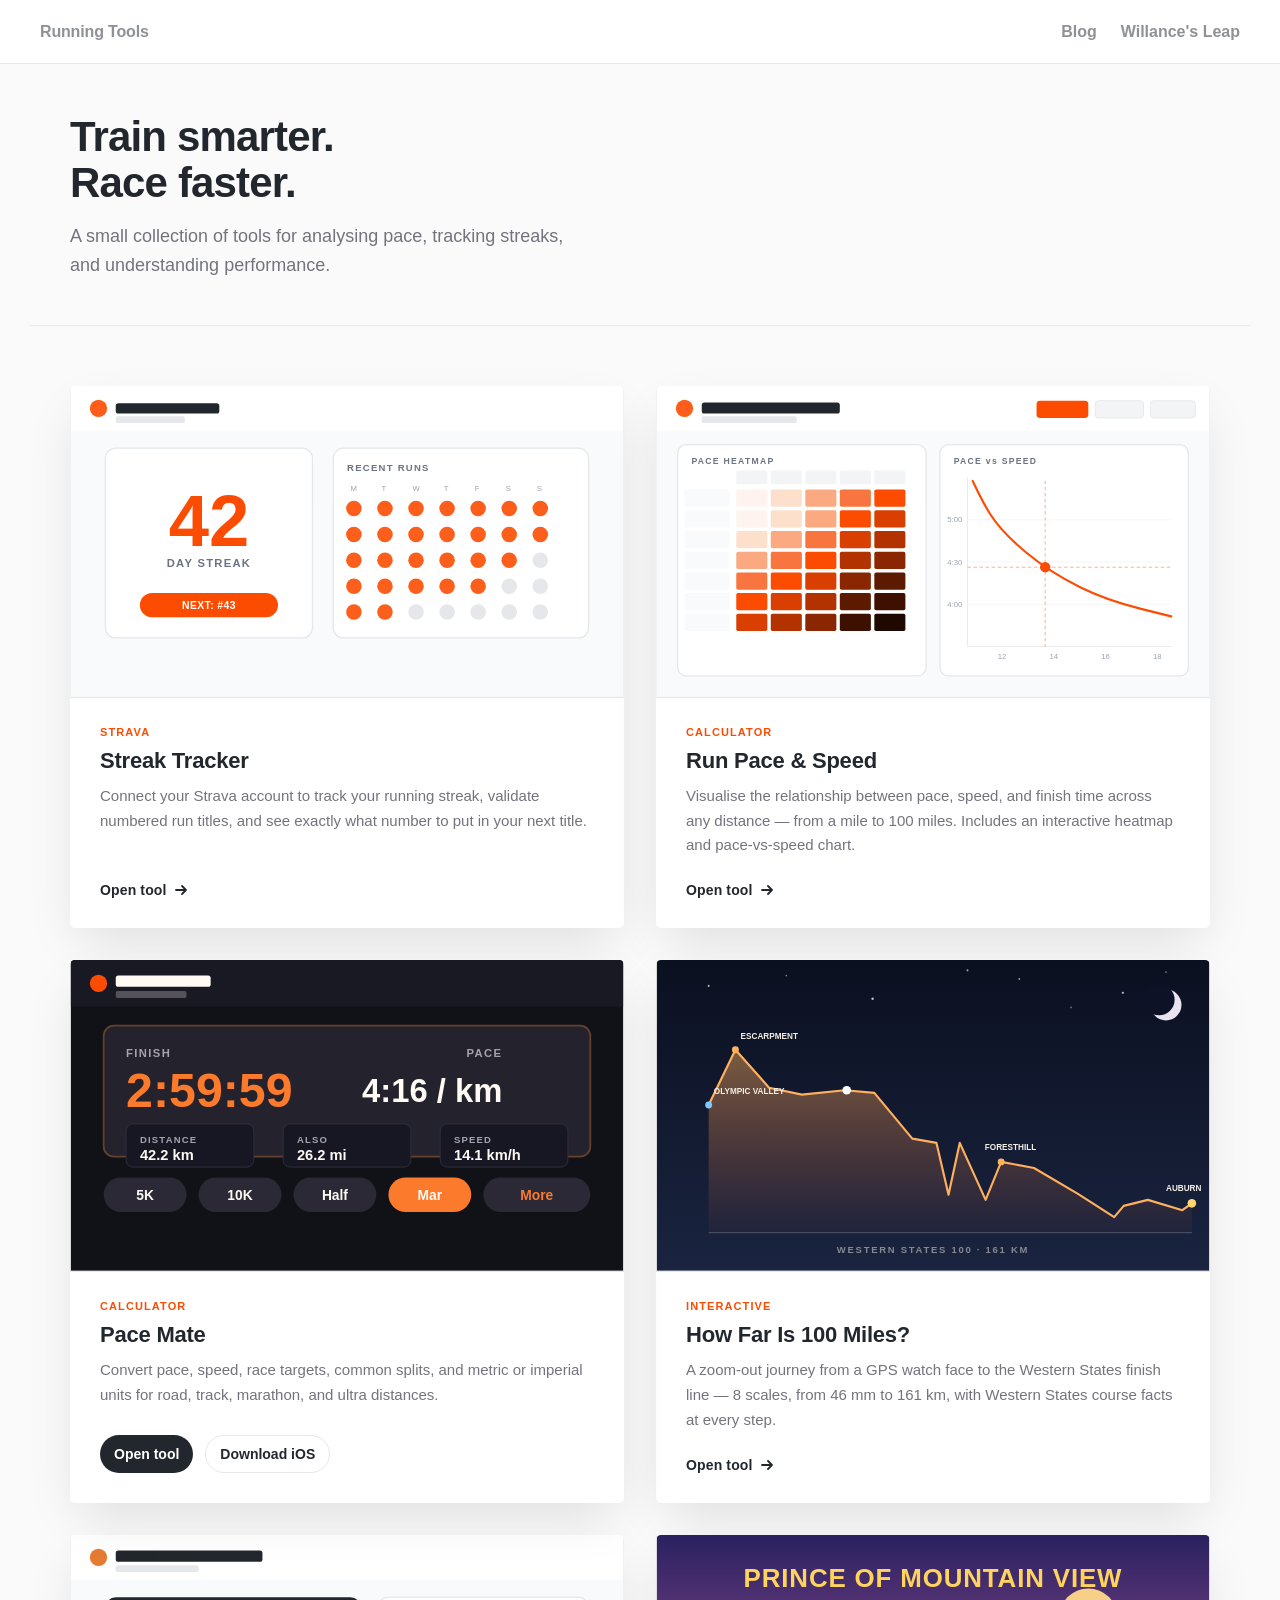
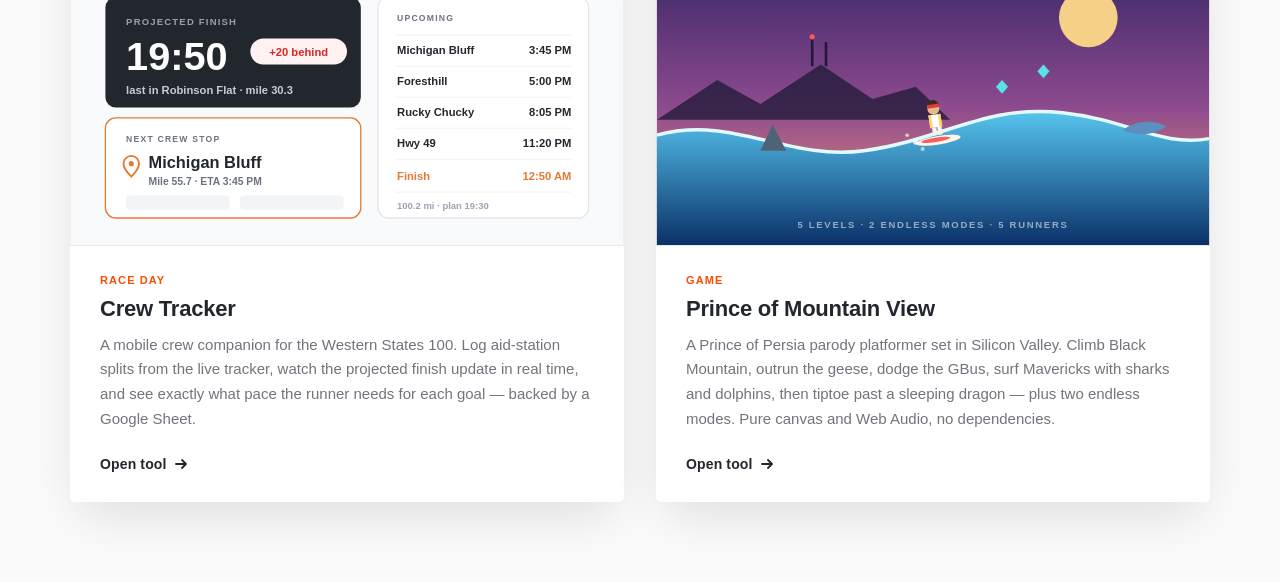
<file: src/index.html>
<!DOCTYPE html>
<html lang="en">
<head>
  <meta charset="UTF-8" />
  <meta name="viewport" content="width=device-width, initial-scale=1.0" />
  <title>Running Tools</title>
  <link rel="icon" href="favicon.svg" type="image/svg+xml" />
  <style>
    *, *::before, *::after { box-sizing: border-box; margin: 0; padding: 0; }

    :root {
      --orange: #fc4c02;
      --text: #22272E;
      --text-muted: #73737D;
      --bg: #FBFAFA;
      --card: #ffffff;
      --border: #e8e8e8;
      --shadow: 0 20px 50px -10px rgba(0, 0, 0, 0.12);
      --shadow-hover: 0 30px 60px -10px rgba(0, 0, 0, 0.22);
    }

    html { font-size: 62.5%; }

    body {
      font-family: -apple-system, BlinkMacSystemFont, "San Francisco", "Helvetica Neue", Helvetica, sans-serif;
      background: var(--bg);
      color: var(--text);
      font-size: 1.6rem;
      min-height: 100vh;
    }

    /* ── Top nav ── */
    .site-nav {
      display: flex;
      align-items: center;
      justify-content: space-between;
      padding: 0 4rem;
      height: 6.4rem;
      background: var(--card);
      border-bottom: 1px solid var(--border);
    }

    .site-nav-brand {
      font-size: 1.6rem;
      font-weight: 700;
      color: var(--text);
      letter-spacing: -0.01em;
      text-decoration: none;
      opacity: 0.5;
      transition: opacity 0.2s;
    }
    .site-nav-brand:hover { opacity: 1; }

    .site-nav-links {
      display: flex;
      align-items: center;
      gap: 2.4rem;
    }

    .site-nav-link {
      font-size: 1.6rem;
      font-weight: 600;
      color: var(--text);
      text-decoration: none;
      opacity: 0.5;
      transition: opacity 0.2s;
    }

    .site-nav-link:hover { opacity: 1; }

    /* ── Site Header ── */
    .site-header {
      padding: 5rem 4rem 4.5rem;
      max-width: 1220px;
      margin: 0 auto;
      border-bottom: 1px solid var(--border);
      margin-bottom: 6rem;
    }

    .site-header h1 {
      font-size: 4.2rem;
      font-weight: 800;
      letter-spacing: -0.02em;
      color: var(--text);
      line-height: 1.1;
      margin-bottom: 1.6rem;
    }

    .site-header p {
      font-size: 1.8rem;
      color: var(--text-muted);
      max-width: 520px;
      line-height: 1.6;
    }

    /* ── Grid ── */
    .tools-grid {
      max-width: 1220px;
      margin: 0 auto;
      padding: 0 4rem 8rem;
      display: grid;
      grid-template-columns: repeat(auto-fill, minmax(480px, 1fr));
      gap: 3.2rem;
    }

    /* ── Tool Card ── */
    .tool-card {
      background: var(--card);
      border-radius: 5px;
      box-shadow: var(--shadow);
      overflow: hidden;
      text-decoration: none;
      color: inherit;
      display: flex;
      flex-direction: column;
      transition: transform 0.25s cubic-bezier(0.25, 0.46, 0.45, 0.94),
                  box-shadow 0.25s cubic-bezier(0.25, 0.46, 0.45, 0.94);
    }

    .tool-card-main {
      color: inherit;
      text-decoration: none;
      display: flex;
      flex: 1;
      flex-direction: column;
    }

    .tool-card:hover {
      transform: translateY(-4px);
      box-shadow: var(--shadow-hover);
    }

    /* ── Preview image area ── */
    .tool-preview {
      width: 100%;
      aspect-ratio: 16 / 9;
      background: #f0f0ef;
      border-bottom: 1px solid var(--border);
      overflow: hidden;
      display: flex;
      align-items: center;
      justify-content: center;
    }

    .tool-preview svg {
      width: 100%;
      height: 100%;
    }

    /* ── Card body ── */
    .tool-body {
      padding: 2.8rem 3rem 3rem;
      flex: 1;
      display: flex;
      flex-direction: column;
    }

    .tool-tag {
      font-size: 1.1rem;
      font-weight: 700;
      text-transform: uppercase;
      letter-spacing: 0.1em;
      color: var(--orange);
      margin-bottom: 1rem;
    }

    .tool-title {
      font-size: 2.2rem;
      font-weight: 700;
      letter-spacing: -0.01em;
      color: var(--text);
      margin-bottom: 1rem;
      line-height: 1.2;
    }

    .tool-description {
      font-size: 1.5rem;
      color: var(--text-muted);
      line-height: 1.65;
      flex: 1;
    }

    .tool-cta {
      margin-top: 2.4rem;
      display: inline-flex;
      align-items: center;
      gap: 0.6rem;
      font-size: 1.4rem;
      font-weight: 600;
      color: var(--text);
      letter-spacing: 0.01em;
    }

    .tool-cta svg {
      transition: transform 0.2s ease;
    }

    .tool-card:hover .tool-cta svg {
      transform: translateX(4px);
    }

    .tool-actions {
      display: flex;
      flex-wrap: wrap;
      gap: 1.2rem;
      margin-top: 2.4rem;
    }

    .tool-action {
      min-height: 3.8rem;
      display: inline-flex;
      align-items: center;
      justify-content: center;
      gap: 0.6rem;
      padding: 0 1.4rem;
      border-radius: 999px;
      font-size: 1.4rem;
      font-weight: 700;
      text-decoration: none;
    }

    .tool-action.primary {
      background: var(--text);
      color: #fff;
    }

    .tool-action.secondary {
      border: 1px solid var(--border);
      color: var(--text);
      background: #fff;
    }

    .tool-card-overlay {
      position: relative;
    }

    .tool-card-overlay::after {
      content: "";
      position: absolute;
      inset: 0;
      z-index: 1;
    }

    .tool-card-overlay .tool-action {
      position: relative;
      z-index: 2;
    }

    .tool-card-overlay {
      cursor: pointer;
    }

    /* ── Responsive ── */
    @media (max-width: 700px) {
      .site-nav { padding: 0 2rem; }
      .site-header { padding: 3.5rem 2rem 3rem; margin-bottom: 4rem; }
      .site-header h1 { font-size: 3rem; }
      .site-header p { font-size: 1.6rem; }
      .tools-grid { padding: 0 2rem 5rem; grid-template-columns: 1fr; gap: 2.4rem; }
      .tool-body { padding: 2rem 2.2rem 2.4rem; }
    }
  </style>
</head>
<body>

  <nav class="site-nav">
    <span class="site-nav-brand">Running Tools</span>
    <div class="site-nav-links">
      <a href="https://ultra-daemon.com" class="site-nav-link">Blog</a>
      <a href="https://willancesleap.com/" class="site-nav-link" target="_blank" rel="noopener">Willance's Leap</a>
    </div>
  </nav>

  <header class="site-header">
    <h1>Train smarter.<br>Race faster.</h1>
    <p>A small collection of tools for analysing pace, tracking streaks, and understanding performance.</p>
  </header>

  <main class="tools-grid">

    <!-- ── Streak Checker ── -->
    <a href="streak-checker/index.html" class="tool-card">
      <div class="tool-preview">
        <!-- Streak tracker preview: large streak number + mini calendar -->
        <svg viewBox="0 0 640 360" xmlns="http://www.w3.org/2000/svg" preserveAspectRatio="xMidYMid meet">
          <rect width="640" height="360" fill="#f9fafb"/>

          <!-- Header bar -->
          <rect x="0" y="0" width="640" height="52" fill="#ffffff" rx="0"/>
          <circle cx="32" cy="26" r="10" fill="#fc4c02" opacity="0.9"/>
          <rect x="52" y="20" width="120" height="12" rx="3" fill="#22272E"/>
          <rect x="52" y="35" width="80" height="8" rx="2" fill="#e5e7eb"/>

          <!-- Hero streak card -->
          <rect x="40" y="72" width="240" height="220" rx="12" fill="#ffffff" stroke="#e5e7eb" stroke-width="1.5"/>
          <text x="160" y="185" text-anchor="middle" font-family="-apple-system,BlinkMacSystemFont,sans-serif" font-size="84" font-weight="800" fill="#fc4c02">42</text>
          <text x="160" y="210" text-anchor="middle" font-family="-apple-system,BlinkMacSystemFont,sans-serif" font-size="13" font-weight="600" fill="#6b7280" letter-spacing="1.5">DAY STREAK</text>
          <rect x="80" y="240" width="160" height="28" rx="14" fill="#fc4c02"/>
          <text x="160" y="259" text-anchor="middle" font-family="-apple-system,BlinkMacSystemFont,sans-serif" font-size="12" font-weight="700" fill="#ffffff" letter-spacing="0.5">NEXT: #43</text>

          <!-- Calendar card -->
          <rect x="304" y="72" width="296" height="220" rx="12" fill="#ffffff" stroke="#e5e7eb" stroke-width="1.5"/>
          <text x="320" y="98" font-family="-apple-system,BlinkMacSystemFont,sans-serif" font-size="11" font-weight="700" fill="#6b7280" letter-spacing="1.5">RECENT RUNS</text>

          <!-- Calendar dots grid: 7 cols × 5 rows -->
          <g transform="translate(320, 110)">
            <!-- week labels -->
            <text x="4" y="12" font-size="9" fill="#9ca3af" font-family="sans-serif">M</text>
            <text x="40" y="12" font-size="9" fill="#9ca3af" font-family="sans-serif">T</text>
            <text x="76" y="12" font-size="9" fill="#9ca3af" font-family="sans-serif">W</text>
            <text x="112" y="12" font-size="9" fill="#9ca3af" font-family="sans-serif">T</text>
            <text x="148" y="12" font-size="9" fill="#9ca3af" font-family="sans-serif">F</text>
            <text x="184" y="12" font-size="9" fill="#9ca3af" font-family="sans-serif">S</text>
            <text x="220" y="12" font-size="9" fill="#9ca3af" font-family="sans-serif">S</text>

            <!-- row 1: all filled -->
            <circle cx="8" cy="32" r="9" fill="#fc4c02" opacity="0.9"/>
            <circle cx="44" cy="32" r="9" fill="#fc4c02" opacity="0.9"/>
            <circle cx="80" cy="32" r="9" fill="#fc4c02" opacity="0.9"/>
            <circle cx="116" cy="32" r="9" fill="#fc4c02" opacity="0.9"/>
            <circle cx="152" cy="32" r="9" fill="#fc4c02" opacity="0.9"/>
            <circle cx="188" cy="32" r="9" fill="#fc4c02" opacity="0.9"/>
            <circle cx="224" cy="32" r="9" fill="#fc4c02" opacity="0.9"/>

            <!-- row 2 -->
            <circle cx="8" cy="62" r="9" fill="#fc4c02" opacity="0.9"/>
            <circle cx="44" cy="62" r="9" fill="#fc4c02" opacity="0.9"/>
            <circle cx="80" cy="62" r="9" fill="#fc4c02" opacity="0.9"/>
            <circle cx="116" cy="62" r="9" fill="#fc4c02" opacity="0.9"/>
            <circle cx="152" cy="62" r="9" fill="#fc4c02" opacity="0.9"/>
            <circle cx="188" cy="62" r="9" fill="#fc4c02" opacity="0.9"/>
            <circle cx="224" cy="62" r="9" fill="#fc4c02" opacity="0.9"/>

            <!-- row 3: partial -->
            <circle cx="8" cy="92" r="9" fill="#fc4c02" opacity="0.9"/>
            <circle cx="44" cy="92" r="9" fill="#fc4c02" opacity="0.9"/>
            <circle cx="80" cy="92" r="9" fill="#fc4c02" opacity="0.9"/>
            <circle cx="116" cy="92" r="9" fill="#fc4c02" opacity="0.9"/>
            <circle cx="152" cy="92" r="9" fill="#fc4c02" opacity="0.9"/>
            <circle cx="188" cy="92" r="9" fill="#fc4c02" opacity="0.9"/>
            <circle cx="224" cy="92" r="9" fill="#e5e7eb"/>

            <!-- row 4 -->
            <circle cx="8" cy="122" r="9" fill="#fc4c02" opacity="0.9"/>
            <circle cx="44" cy="122" r="9" fill="#fc4c02" opacity="0.9"/>
            <circle cx="80" cy="122" r="9" fill="#fc4c02" opacity="0.9"/>
            <circle cx="116" cy="122" r="9" fill="#fc4c02" opacity="0.9"/>
            <circle cx="152" cy="122" r="9" fill="#fc4c02" opacity="0.9"/>
            <circle cx="188" cy="122" r="9" fill="#e5e7eb"/>
            <circle cx="224" cy="122" r="9" fill="#e5e7eb"/>

            <!-- row 5: even less -->
            <circle cx="8" cy="152" r="9" fill="#fc4c02" opacity="0.9"/>
            <circle cx="44" cy="152" r="9" fill="#fc4c02" opacity="0.9"/>
            <circle cx="80" cy="152" r="9" fill="#e5e7eb"/>
            <circle cx="116" cy="152" r="9" fill="#e5e7eb"/>
            <circle cx="152" cy="152" r="9" fill="#e5e7eb"/>
            <circle cx="188" cy="152" r="9" fill="#e5e7eb"/>
            <circle cx="224" cy="152" r="9" fill="#e5e7eb"/>
          </g>
        </svg>
      </div>
      <div class="tool-body">
        <p class="tool-tag">Strava</p>
        <h2 class="tool-title">Streak Tracker</h2>
        <p class="tool-description">Connect your Strava account to track your running streak, validate numbered run titles, and see exactly what number to put in your next title.</p>
        <span class="tool-cta">
          Open tool
          <svg width="16" height="16" viewBox="0 0 16 16" fill="none" xmlns="http://www.w3.org/2000/svg">
            <path d="M3 8h10M9 4l4 4-4 4" stroke="#22272E" stroke-width="1.8" stroke-linecap="round" stroke-linejoin="round"/>
          </svg>
        </span>
      </div>
    </a>

    <!-- ── Run Pace & Speed ── -->
    <a href="run-speed/index.html" class="tool-card">
      <div class="tool-preview">
        <!-- Run speed preview: heatmap table + speed curve chart -->
        <svg viewBox="0 0 640 360" xmlns="http://www.w3.org/2000/svg" preserveAspectRatio="xMidYMid meet">
          <rect width="640" height="360" fill="#f9fafb"/>

          <!-- Header -->
          <rect x="0" y="0" width="640" height="52" fill="#ffffff"/>
          <circle cx="32" cy="26" r="10" fill="#fc4c02" opacity="0.9"/>
          <rect x="52" y="19" width="160" height="13" rx="3" fill="#22272E"/>
          <rect x="52" y="35" width="110" height="8" rx="2" fill="#e5e7eb"/>
          <!-- tabs -->
          <rect x="440" y="17" width="60" height="20" rx="4" fill="#fc4c02"/>
          <rect x="508" y="17" width="56" height="20" rx="4" fill="#f3f4f6" stroke="#e5e7eb" stroke-width="1"/>
          <rect x="572" y="17" width="52" height="20" rx="4" fill="#f3f4f6" stroke="#e5e7eb" stroke-width="1"/>

          <!-- Heatmap table -->
          <rect x="24" y="68" width="288" height="268" rx="10" fill="#ffffff" stroke="#e5e7eb" stroke-width="1.5"/>
          <text x="40" y="90" font-family="-apple-system,BlinkMacSystemFont,sans-serif" font-size="10" font-weight="700" fill="#6b7280" letter-spacing="1.5">PACE HEATMAP</text>

          <!-- heatmap grid -->
          <g transform="translate(32, 98)">
            <!-- column headers -->
            <rect x="60" y="0" width="36" height="16" rx="2" fill="#f3f4f6"/>
            <rect x="100" y="0" width="36" height="16" rx="2" fill="#f3f4f6"/>
            <rect x="140" y="0" width="36" height="16" rx="2" fill="#f3f4f6"/>
            <rect x="180" y="0" width="36" height="16" rx="2" fill="#f3f4f6"/>
            <rect x="220" y="0" width="36" height="16" rx="2" fill="#f3f4f6"/>

            <!-- rows -->
            <!-- row 1 -->
            <rect x="0" y="22" width="52" height="20" rx="2" fill="#f9fafb"/>
            <rect x="60" y="22" width="36" height="20" rx="2" fill="#fef3ee"/>
            <rect x="100" y="22" width="36" height="20" rx="2" fill="#fde0cc"/>
            <rect x="140" y="22" width="36" height="20" rx="2" fill="#fba981"/>
            <rect x="180" y="22" width="36" height="20" rx="2" fill="#f87540"/>
            <rect x="220" y="22" width="36" height="20" rx="2" fill="#fc4c02"/>

            <!-- row 2 -->
            <rect x="0" y="46" width="52" height="20" rx="2" fill="#f9fafb"/>
            <rect x="60" y="46" width="36" height="20" rx="2" fill="#fef3ee"/>
            <rect x="100" y="46" width="36" height="20" rx="2" fill="#fde0cc"/>
            <rect x="140" y="46" width="36" height="20" rx="2" fill="#fba981"/>
            <rect x="180" y="46" width="36" height="20" rx="2" fill="#fc4c02"/>
            <rect x="220" y="46" width="36" height="20" rx="2" fill="#d93f00"/>

            <!-- row 3 -->
            <rect x="0" y="70" width="52" height="20" rx="2" fill="#f9fafb"/>
            <rect x="60" y="70" width="36" height="20" rx="2" fill="#fde0cc"/>
            <rect x="100" y="70" width="36" height="20" rx="2" fill="#fba981"/>
            <rect x="140" y="70" width="36" height="20" rx="2" fill="#f87540"/>
            <rect x="180" y="70" width="36" height="20" rx="2" fill="#d93f00"/>
            <rect x="220" y="70" width="36" height="20" rx="2" fill="#b33300"/>

            <!-- row 4 -->
            <rect x="0" y="94" width="52" height="20" rx="2" fill="#f9fafb"/>
            <rect x="60" y="94" width="36" height="20" rx="2" fill="#fba981"/>
            <rect x="100" y="94" width="36" height="20" rx="2" fill="#f87540"/>
            <rect x="140" y="94" width="36" height="20" rx="2" fill="#fc4c02"/>
            <rect x="180" y="94" width="36" height="20" rx="2" fill="#b33300"/>
            <rect x="220" y="94" width="36" height="20" rx="2" fill="#8a2700"/>

            <!-- row 5 -->
            <rect x="0" y="118" width="52" height="20" rx="2" fill="#f9fafb"/>
            <rect x="60" y="118" width="36" height="20" rx="2" fill="#f87540"/>
            <rect x="100" y="118" width="36" height="20" rx="2" fill="#fc4c02"/>
            <rect x="140" y="118" width="36" height="20" rx="2" fill="#d93f00"/>
            <rect x="180" y="118" width="36" height="20" rx="2" fill="#8a2700"/>
            <rect x="220" y="118" width="36" height="20" rx="2" fill="#5c1a00"/>

            <!-- row 6 -->
            <rect x="0" y="142" width="52" height="20" rx="2" fill="#f9fafb"/>
            <rect x="60" y="142" width="36" height="20" rx="2" fill="#fc4c02"/>
            <rect x="100" y="142" width="36" height="20" rx="2" fill="#d93f00"/>
            <rect x="140" y="142" width="36" height="20" rx="2" fill="#b33300"/>
            <rect x="180" y="142" width="36" height="20" rx="2" fill="#5c1a00"/>
            <rect x="220" y="142" width="36" height="20" rx="2" fill="#3d1000"/>

            <!-- row 7 -->
            <rect x="0" y="166" width="52" height="20" rx="2" fill="#f9fafb"/>
            <rect x="60" y="166" width="36" height="20" rx="2" fill="#d93f00"/>
            <rect x="100" y="166" width="36" height="20" rx="2" fill="#b33300"/>
            <rect x="140" y="166" width="36" height="20" rx="2" fill="#8a2700"/>
            <rect x="180" y="166" width="36" height="20" rx="2" fill="#3d1000"/>
            <rect x="220" y="166" width="36" height="20" rx="2" fill="#1f0800"/>
          </g>

          <!-- Speed curve chart -->
          <rect x="328" y="68" width="288" height="268" rx="10" fill="#ffffff" stroke="#e5e7eb" stroke-width="1.5"/>
          <text x="344" y="90" font-family="-apple-system,BlinkMacSystemFont,sans-serif" font-size="10" font-weight="700" fill="#6b7280" letter-spacing="1.5">PACE vs SPEED</text>

          <!-- Chart axes -->
          <line x1="360" y1="106" x2="360" y2="302" stroke="#e5e7eb" stroke-width="1"/>
          <line x1="360" y1="302" x2="596" y2="302" stroke="#e5e7eb" stroke-width="1"/>

          <!-- Grid lines -->
          <line x1="360" y1="155" x2="596" y2="155" stroke="#f3f4f6" stroke-width="1"/>
          <line x1="360" y1="204" x2="596" y2="204" stroke="#f3f4f6" stroke-width="1"/>
          <line x1="360" y1="253" x2="596" y2="253" stroke="#f3f4f6" stroke-width="1"/>

          <!-- Hyperbola curve: pace vs speed -->
          <path d="M 366,110 C 370,118 376,132 386,148 C 396,164 410,178 428,193 C 446,208 468,222 490,233 C 512,244 536,252 560,258 C 580,263 592,266 596,267"
                stroke="#fc4c02" stroke-width="2.5" fill="none" stroke-linecap="round"/>

          <!-- User marker dot -->
          <circle cx="450" cy="210" r="6" fill="#fc4c02"/>
          <line x1="450" y1="110" x2="450" y2="302" stroke="#fc4c02" stroke-width="1" stroke-dasharray="4,3" opacity="0.5"/>
          <line x1="360" y1="210" x2="596" y2="210" stroke="#fc4c02" stroke-width="1" stroke-dasharray="4,3" opacity="0.5"/>

          <!-- Y axis ticks -->
          <text x="354" y="158" text-anchor="end" font-size="9" fill="#9ca3af" font-family="sans-serif">5:00</text>
          <text x="354" y="207" text-anchor="end" font-size="9" fill="#9ca3af" font-family="sans-serif">4:30</text>
          <text x="354" y="256" text-anchor="end" font-size="9" fill="#9ca3af" font-family="sans-serif">4:00</text>

          <!-- X axis ticks -->
          <text x="400" y="316" text-anchor="middle" font-size="9" fill="#9ca3af" font-family="sans-serif">12</text>
          <text x="460" y="316" text-anchor="middle" font-size="9" fill="#9ca3af" font-family="sans-serif">14</text>
          <text x="520" y="316" text-anchor="middle" font-size="9" fill="#9ca3af" font-family="sans-serif">16</text>
          <text x="580" y="316" text-anchor="middle" font-size="9" fill="#9ca3af" font-family="sans-serif">18</text>
        </svg>
      </div>
      <div class="tool-body">
        <p class="tool-tag">Calculator</p>
        <h2 class="tool-title">Run Pace & Speed</h2>
        <p class="tool-description">Visualise the relationship between pace, speed, and finish time across any distance — from a mile to 100 miles. Includes an interactive heatmap and pace-vs-speed chart.</p>
        <span class="tool-cta">
          Open tool
          <svg width="16" height="16" viewBox="0 0 16 16" fill="none" xmlns="http://www.w3.org/2000/svg">
            <path d="M3 8h10M9 4l4 4-4 4" stroke="#22272E" stroke-width="1.8" stroke-linecap="round" stroke-linejoin="round"/>
          </svg>
        </span>
      </div>
    </a>

    <!-- ── Pace Mate ── -->
    <article class="tool-card tool-card-overlay" onclick="window.location.href='pace-mate/index.html'" onkeydown="if (event.key === 'Enter' || event.key === ' ') { event.preventDefault(); window.location.href='pace-mate/index.html'; }" tabindex="0" role="link" aria-label="Open Pace Mate">
      <div class="tool-card-main">
        <div class="tool-preview">
          <svg viewBox="0 0 640 360" xmlns="http://www.w3.org/2000/svg" preserveAspectRatio="xMidYMid meet">
          <rect width="640" height="360" fill="#111217"/>
          <rect x="0" y="0" width="640" height="54" fill="#191923"/>
          <circle cx="32" cy="27" r="10" fill="#fc4c02"/>
          <rect x="52" y="18" width="110" height="13" rx="3" fill="#fffaf4"/>
          <rect x="52" y="36" width="82" height="8" rx="2" fill="#55515b"/>

          <rect x="38" y="76" width="564" height="152" rx="12" fill="#24222d" stroke="#65402d" stroke-width="2"/>
          <text x="64" y="112" font-family="-apple-system,BlinkMacSystemFont,sans-serif" font-size="13" font-weight="800" fill="#a8a2ad" letter-spacing="1.6">FINISH</text>
          <text x="64" y="170" font-family="-apple-system,BlinkMacSystemFont,sans-serif" font-size="56" font-weight="900" fill="#fc7a2b">2:59:59</text>
          <text x="500" y="112" text-anchor="end" font-family="-apple-system,BlinkMacSystemFont,sans-serif" font-size="13" font-weight="800" fill="#a8a2ad" letter-spacing="1.6">PACE</text>
          <text x="500" y="164" text-anchor="end" font-family="-apple-system,BlinkMacSystemFont,sans-serif" font-size="38" font-weight="850" fill="#fffaf4">4:16 / km</text>

          <g font-family="-apple-system,BlinkMacSystemFont,sans-serif">
            <rect x="64" y="190" width="148" height="50" rx="8" fill="#161722" stroke="#343242"/>
            <text x="80" y="212" font-size="11" font-weight="900" fill="#a8a2ad" letter-spacing="1.4">DISTANCE</text>
            <text x="80" y="232" font-size="17" font-weight="900" fill="#fffaf4">42.2 km</text>
            <rect x="246" y="190" width="148" height="50" rx="8" fill="#161722" stroke="#343242"/>
            <text x="262" y="212" font-size="11" font-weight="900" fill="#a8a2ad" letter-spacing="1.4">ALSO</text>
            <text x="262" y="232" font-size="17" font-weight="900" fill="#fffaf4">26.2 mi</text>
            <rect x="428" y="190" width="148" height="50" rx="8" fill="#161722" stroke="#343242"/>
            <text x="444" y="212" font-size="11" font-weight="900" fill="#a8a2ad" letter-spacing="1.4">SPEED</text>
            <text x="444" y="232" font-size="17" font-weight="900" fill="#fffaf4">14.1 km/h</text>
          </g>

          <g transform="translate(38,252)" font-family="-apple-system,BlinkMacSystemFont,sans-serif" font-size="16" font-weight="850">
            <rect x="0" y="0" width="96" height="40" rx="20" fill="#2b2935"/>
            <text x="48" y="26" text-anchor="middle" fill="#fffaf4">5K</text>
            <rect x="110" y="0" width="96" height="40" rx="20" fill="#2b2935"/>
            <text x="158" y="26" text-anchor="middle" fill="#fffaf4">10K</text>
            <rect x="220" y="0" width="96" height="40" rx="20" fill="#2b2935"/>
            <text x="268" y="26" text-anchor="middle" fill="#fffaf4">Half</text>
            <rect x="330" y="0" width="96" height="40" rx="20" fill="#fc7a2b"/>
            <text x="378" y="26" text-anchor="middle" fill="#fffaf4">Mar</text>
            <rect x="440" y="0" width="124" height="40" rx="20" fill="#2b2935"/>
            <text x="502" y="26" text-anchor="middle" fill="#fc7a2b">More</text>
          </g>
          </svg>
        </div>
      </div>
      <div class="tool-body">
        <p class="tool-tag">Calculator</p>
        <h2 class="tool-title">Pace Mate</h2>
        <p class="tool-description">Convert pace, speed, race targets, common splits, and metric or imperial units for road, track, marathon, and ultra distances.</p>
        <div class="tool-actions" aria-label="Pace Mate actions">
          <a class="tool-action primary" href="pace-mate/index.html" onclick="event.stopPropagation()">Open tool</a>
          <a class="tool-action secondary" href="https://apps.apple.com/app/pace-mate" rel="noopener" onclick="event.stopPropagation()">Download iOS</a>
        </div>
      </div>
    </article>

    <!-- ── 100 Miles ── -->
    <a href="100-miles/index.html" class="tool-card">
      <div class="tool-preview">
        <svg viewBox="0 0 640 360" xmlns="http://www.w3.org/2000/svg" preserveAspectRatio="xMidYMid meet">
          <!-- Dark sky background -->
          <defs>
            <linearGradient id="sky100" x1="0" y1="0" x2="0" y2="1">
              <stop offset="0" stop-color="#0b1020"/><stop offset="1" stop-color="#1a2440"/>
            </linearGradient>
            <linearGradient id="profPrev" x1="0" y1="0" x2="0" y2="1">
              <stop offset="0" stop-color="rgba(255,178,94,.45)"/><stop offset="1" stop-color="rgba(255,120,73,.03)"/>
            </linearGradient>
          </defs>
          <rect width="640" height="360" fill="url(#sky100)"/>
          <!-- stars -->
          <circle cx="60"  cy="30"  r="1.2" fill="#e9ecf5" opacity=".7"/>
          <circle cx="150" cy="18"  r="1"   fill="#e9ecf5" opacity=".5"/>
          <circle cx="250" cy="45"  r="1.4" fill="#e9ecf5" opacity=".8"/>
          <circle cx="420" cy="22"  r="1.1" fill="#e9ecf5" opacity=".6"/>
          <circle cx="540" cy="38"  r="1.3" fill="#e9ecf5" opacity=".75"/>
          <circle cx="590" cy="14"  r="1"   fill="#e9ecf5" opacity=".5"/>
          <circle cx="360" cy="12"  r="1.2" fill="#e9ecf5" opacity=".65"/>
          <circle cx="480" cy="55"  r="1"   fill="#e9ecf5" opacity=".45"/>
          <!-- moon -->
          <circle cx="590" cy="52" r="18" fill="#e9e4f0"/>
          <circle cx="582" cy="46" r="18" fill="#0d1226"/>
          <!-- elevation profile -->
          <path d="M60 168 L91 104 L130 148 L168 156 L218 151 L252 154
                   L296 207 L324 212 L338 272 L351 212 L381 278 L399 234
                   L437 241 L488 271 L530 298 L541 285 L569 278 L609 290 L620 282"
                fill="none" stroke="#ffb25e" stroke-width="2.5" stroke-linejoin="round"/>
          <path d="M60 168 L91 104 L130 148 L168 156 L218 151 L252 154
                   L296 207 L324 212 L338 272 L351 212 L381 278 L399 234
                   L437 241 L488 271 L530 298 L541 285 L569 278 L609 290 L620 282
                   L620 316 L60 316 Z"
                fill="url(#profPrev)"/>
          <line x1="60" y1="316" x2="620" y2="316" stroke="rgba(255,255,255,.18)" stroke-width="1.5"/>
          <!-- key labels -->
          <g font-family="-apple-system,BlinkMacSystemFont,sans-serif" font-weight="700">
            <circle cx="60"  cy="168" r="4" fill="#7ec8ff"/>
            <text x="66"  y="155" font-size="9.5" fill="#f4efe6">OLYMPIC VALLEY</text>
            <circle cx="91"  cy="104" r="4" fill="#ffb25e"/>
            <text x="97"  y="92"  font-size="9.5" fill="#f4efe6">ESCARPMENT</text>
            <circle cx="399" cy="234" r="4" fill="#ffb25e"/>
            <text x="380" y="220" font-size="9.5" fill="#f4efe6">FORESTHILL</text>
            <circle cx="620" cy="282" r="5" fill="#ffd76e"/>
            <text x="590" y="268" font-size="9.5" fill="#f4efe6">AUBURN</text>
          </g>
          <!-- animated runner dot -->
          <circle cx="220" cy="151" r="5" fill="#ffffff"/>
          <!-- header -->
          <rect x="0" y="0" width="640" height="0" fill="none"/>
          <!-- title overlay -->
          <text x="320" y="340" text-anchor="middle" font-family="-apple-system,BlinkMacSystemFont,sans-serif"
                font-size="11" font-weight="700" fill="rgba(244,239,230,.5)" letter-spacing="2">
            WESTERN STATES 100 · 161 KM
          </text>
        </svg>
      </div>
      <div class="tool-body">
        <p class="tool-tag">Interactive</p>
        <h2 class="tool-title">How Far Is 100 Miles?</h2>
        <p class="tool-description">A zoom-out journey from a GPS watch face to the Western States finish line — 8 scales, from 46 mm to 161 km, with Western States course facts at every step.</p>
        <span class="tool-cta">
          Open tool
          <svg width="16" height="16" viewBox="0 0 16 16" fill="none" xmlns="http://www.w3.org/2000/svg">
            <path d="M3 8h10M9 4l4 4-4 4" stroke="#22272E" stroke-width="1.8" stroke-linecap="round" stroke-linejoin="round"/>
          </svg>
        </span>
      </div>
    </a>

    <!-- ── Crew Tracker ── -->
    <a href="crew-tracker/index.html" class="tool-card">
      <div class="tool-preview">
        <!-- Crew tracker preview: projected finish + next crew stop + upcoming splits -->
        <svg viewBox="0 0 640 360" xmlns="http://www.w3.org/2000/svg" preserveAspectRatio="xMidYMid meet">
          <rect width="640" height="360" fill="#f9fafb"/>
          <rect x="0" y="0" width="640" height="52" fill="#ffffff"/>
          <circle cx="32" cy="26" r="10" fill="#e57a32"/>
          <rect x="52" y="18" width="170" height="13" rx="3" fill="#22272E"/>
          <rect x="52" y="35" width="96" height="8" rx="2" fill="#e5e7eb"/>

          <!-- Hero projected finish card (dark) -->
          <rect x="40" y="72" width="296" height="128" rx="12" fill="#22272E"/>
          <text x="64" y="104" font-family="-apple-system,BlinkMacSystemFont,sans-serif" font-size="11" font-weight="800" fill="#9aa0a8" letter-spacing="1.4">PROJECTED FINISH</text>
          <text x="64" y="156" font-family="-apple-system,BlinkMacSystemFont,sans-serif" font-size="46" font-weight="900" fill="#ffffff">19:50</text>
          <rect x="208" y="120" width="112" height="30" rx="15" fill="#fef2f2"/>
          <text x="264" y="140" text-anchor="middle" font-family="-apple-system,BlinkMacSystemFont,sans-serif" font-size="13" font-weight="800" fill="#dc2626">+20 behind</text>
          <text x="64" y="184" font-family="-apple-system,BlinkMacSystemFont,sans-serif" font-size="13" font-weight="600" fill="#c7ccd2">last in Robinson Flat · mile 30.3</text>

          <!-- Next crew stop card -->
          <rect x="40" y="212" width="296" height="116" rx="12" fill="#ffffff" stroke="#e57a32" stroke-width="1.5"/>
          <text x="64" y="240" font-family="-apple-system,BlinkMacSystemFont,sans-serif" font-size="10" font-weight="800" fill="#6b7280" letter-spacing="1.4">NEXT CREW STOP</text>
          <path d="M70 256a9 9 0 0 0-9 9c0 6 9 15 9 15s9-9 9-15a9 9 0 0 0-9-9z" fill="none" stroke="#e57a32" stroke-width="2.2"/>
          <circle cx="70" cy="265" r="3" fill="#e57a32"/>
          <text x="90" y="270" font-family="-apple-system,BlinkMacSystemFont,sans-serif" font-size="19" font-weight="850" fill="#22272E">Michigan Bluff</text>
          <text x="90" y="290" font-family="-apple-system,BlinkMacSystemFont,sans-serif" font-size="12" font-weight="600" fill="#6b7280">Mile 55.7 · ETA 3:45 PM</text>
          <rect x="64" y="302" width="120" height="16" rx="4" fill="#f3f4f6"/>
          <rect x="196" y="302" width="120" height="16" rx="4" fill="#f3f4f6"/>

          <!-- Upcoming splits (right) -->
          <rect x="356" y="72" width="244" height="256" rx="12" fill="#ffffff" stroke="#e5e7eb" stroke-width="1.5"/>
          <text x="378" y="100" font-family="-apple-system,BlinkMacSystemFont,sans-serif" font-size="10" font-weight="800" fill="#6b7280" letter-spacing="1.4">UPCOMING</text>
          <g font-family="-apple-system,BlinkMacSystemFont,sans-serif">
            <line x1="376" y1="116" x2="580" y2="116" stroke="#f0f0ef"/>
            <text x="378" y="138" font-size="13" font-weight="700" fill="#22272E">Michigan Bluff</text>
            <text x="580" y="138" text-anchor="end" font-size="13" font-weight="800" fill="#22272E">3:45 PM</text>
            <line x1="376" y1="152" x2="580" y2="152" stroke="#f0f0ef"/>
            <text x="378" y="174" font-size="13" font-weight="700" fill="#22272E">Foresthill</text>
            <text x="580" y="174" text-anchor="end" font-size="13" font-weight="800" fill="#22272E">5:00 PM</text>
            <line x1="376" y1="188" x2="580" y2="188" stroke="#f0f0ef"/>
            <text x="378" y="210" font-size="13" font-weight="700" fill="#22272E">Rucky Chucky</text>
            <text x="580" y="210" text-anchor="end" font-size="13" font-weight="800" fill="#22272E">8:05 PM</text>
            <line x1="376" y1="224" x2="580" y2="224" stroke="#f0f0ef"/>
            <text x="378" y="246" font-size="13" font-weight="700" fill="#22272E">Hwy 49</text>
            <text x="580" y="246" text-anchor="end" font-size="13" font-weight="800" fill="#22272E">11:20 PM</text>
            <line x1="376" y1="260" x2="580" y2="260" stroke="#f0f0ef"/>
            <text x="378" y="284" font-size="13" font-weight="800" fill="#e57a32">Finish</text>
            <text x="580" y="284" text-anchor="end" font-size="13" font-weight="900" fill="#e57a32">12:50 AM</text>
            <line x1="376" y1="298" x2="580" y2="298" stroke="#f0f0ef"/>
            <text x="378" y="318" font-size="11" font-weight="600" fill="#9ca3af">100.2 mi · plan 19:30</text>
          </g>
        </svg>
      </div>
      <div class="tool-body">
        <p class="tool-tag">Race Day</p>
        <h2 class="tool-title">Crew Tracker</h2>
        <p class="tool-description">A mobile crew companion for the Western States 100. Log aid-station splits from the live tracker, watch the projected finish update in real time, and see exactly what pace the runner needs for each goal — backed by a Google Sheet.</p>
        <span class="tool-cta">
          Open tool
          <svg width="16" height="16" viewBox="0 0 16 16" fill="none" xmlns="http://www.w3.org/2000/svg">
            <path d="M3 8h10M9 4l4 4-4 4" stroke="#22272E" stroke-width="1.8" stroke-linecap="round" stroke-linejoin="round"/>
          </svg>
        </span>
      </div>
    </a>

    <!-- ── Prince of Mountain View ── -->
    <a href="prince-of-mountain-view/index.html" class="tool-card">
      <div class="tool-preview">
        <!-- Game preview: the surfer on the swell, sunset palette, pixel title -->
        <svg viewBox="0 0 640 360" xmlns="http://www.w3.org/2000/svg" preserveAspectRatio="xMidYMid meet">
          <defs>
            <linearGradient id="pomvSky" x1="0" y1="0" x2="0" y2="1">
              <stop offset="0" stop-color="#2a2160"/><stop offset="0.55" stop-color="#8c4a8e"/><stop offset="1" stop-color="#ff9e6d"/>
            </linearGradient>
            <linearGradient id="pomvSea" x1="0" y1="0" x2="0" y2="1">
              <stop offset="0" stop-color="#56c4ee"/><stop offset="1" stop-color="#0a3068"/>
            </linearGradient>
          </defs>
          <rect width="640" height="360" fill="url(#pomvSky)"/>
          <!-- sun -->
          <circle cx="500" cy="96" r="34" fill="#ffd88a" opacity=".95"/>
          <!-- distant ridge -->
          <path d="M0 214 L70 168 L120 196 L190 150 L250 190 L300 176 L340 214 Z" fill="rgba(30,24,54,.75)"/>
          <!-- radio towers on the ridge -->
          <g stroke="rgba(30,24,54,.95)" stroke-width="3">
            <line x1="180" y1="152" x2="180" y2="120"/><line x1="196" y1="152" x2="196" y2="124"/>
          </g>
          <circle cx="180" cy="118" r="3" fill="#ff5a5a"/>
          <!-- the swell -->
          <path d="M0 232 C 90 208, 150 262, 240 250 C 330 238, 380 196, 470 206
                   C 545 214, 585 246, 640 236 L640 360 L0 360 Z" fill="url(#pomvSea)"/>
          <path d="M0 232 C 90 208, 150 262, 240 250 C 330 238, 380 196, 470 206
                   C 545 214, 585 246, 640 236" fill="none" stroke="#e2faff" stroke-width="4"/>
          <!-- shark fin -->
          <path d="M120 250 L134 220 L150 250 Z" fill="#4f6377"/>
          <!-- dolphin -->
          <path d="M540 226 C 556 214, 578 214, 590 222 C 578 232, 556 234, 540 226 Z" fill="#5c8fc0"/>
          <!-- the runner on a board, mid-face -->
          <g transform="translate(324 224) rotate(-9)">
            <ellipse cx="0" cy="14" rx="26" ry="5" fill="#fff6e8"/>
            <ellipse cx="-3" cy="13" rx="17" ry="2.5" fill="#ff5b5b"/>
            <rect x="-7" y="-16" width="14" height="15" fill="#ffffff"/>
            <rect x="-7" y="-16" width="3" height="15" fill="#ffd45e"/>
            <rect x="4" y="-16" width="3" height="15" fill="#ffd45e"/>
            <circle cx="0" cy="-23" r="7" fill="#e8b88a"/>
            <path d="M-7 -26 a7 7 0 0 1 14 0 z" fill="#3a2b1e"/>
            <rect x="-7" y="-28" width="14" height="4" fill="#e03a3a"/>
            <rect x="-5" y="-1" width="5" height="9" fill="#f5f5f0"/>
            <rect x="1" y="-1" width="5" height="9" fill="#f5f5f0"/>
          </g>
          <!-- spray -->
          <circle cx="300" cy="240" r="3" fill="#ffffff" opacity=".85"/>
          <circle cx="290" cy="232" r="2" fill="#ffffff" opacity=".7"/>
          <circle cx="308" cy="248" r="2.4" fill="#ffffff" opacity=".6"/>
          <!-- RSU diamonds -->
          <g fill="#59e0e8">
            <path d="M400 168 l7 8 -7 8 -7 -8 z"/>
            <path d="M448 150 l7 8 -7 8 -7 -8 z"/>
          </g>
          <!-- title -->
          <text x="320" y="60" text-anchor="middle" font-family="-apple-system,BlinkMacSystemFont,sans-serif"
                font-size="30" font-weight="900" fill="#ffd45e" letter-spacing="1">PRINCE OF MOUNTAIN VIEW</text>
          <text x="320" y="340" text-anchor="middle" font-family="-apple-system,BlinkMacSystemFont,sans-serif"
                font-size="11" font-weight="700" fill="rgba(255,255,255,.55)" letter-spacing="2">
            5 LEVELS · 2 ENDLESS MODES · 5 RUNNERS
          </text>
        </svg>
      </div>
      <div class="tool-body">
        <p class="tool-tag">Game</p>
        <h2 class="tool-title">Prince of Mountain View</h2>
        <p class="tool-description">A Prince of Persia parody platformer set in Silicon Valley. Climb Black Mountain, outrun the geese, dodge the GBus, surf Mavericks with sharks and dolphins, then tiptoe past a sleeping dragon — plus two endless modes. Pure canvas and Web Audio, no dependencies.</p>
        <span class="tool-cta">
          Open tool
          <svg width="16" height="16" viewBox="0 0 16 16" fill="none" xmlns="http://www.w3.org/2000/svg">
            <path d="M3 8h10M9 4l4 4-4 4" stroke="#22272E" stroke-width="1.8" stroke-linecap="round" stroke-linejoin="round"/>
          </svg>
        </span>
      </div>
    </a>

  </main>


</body>
</html>
</file>
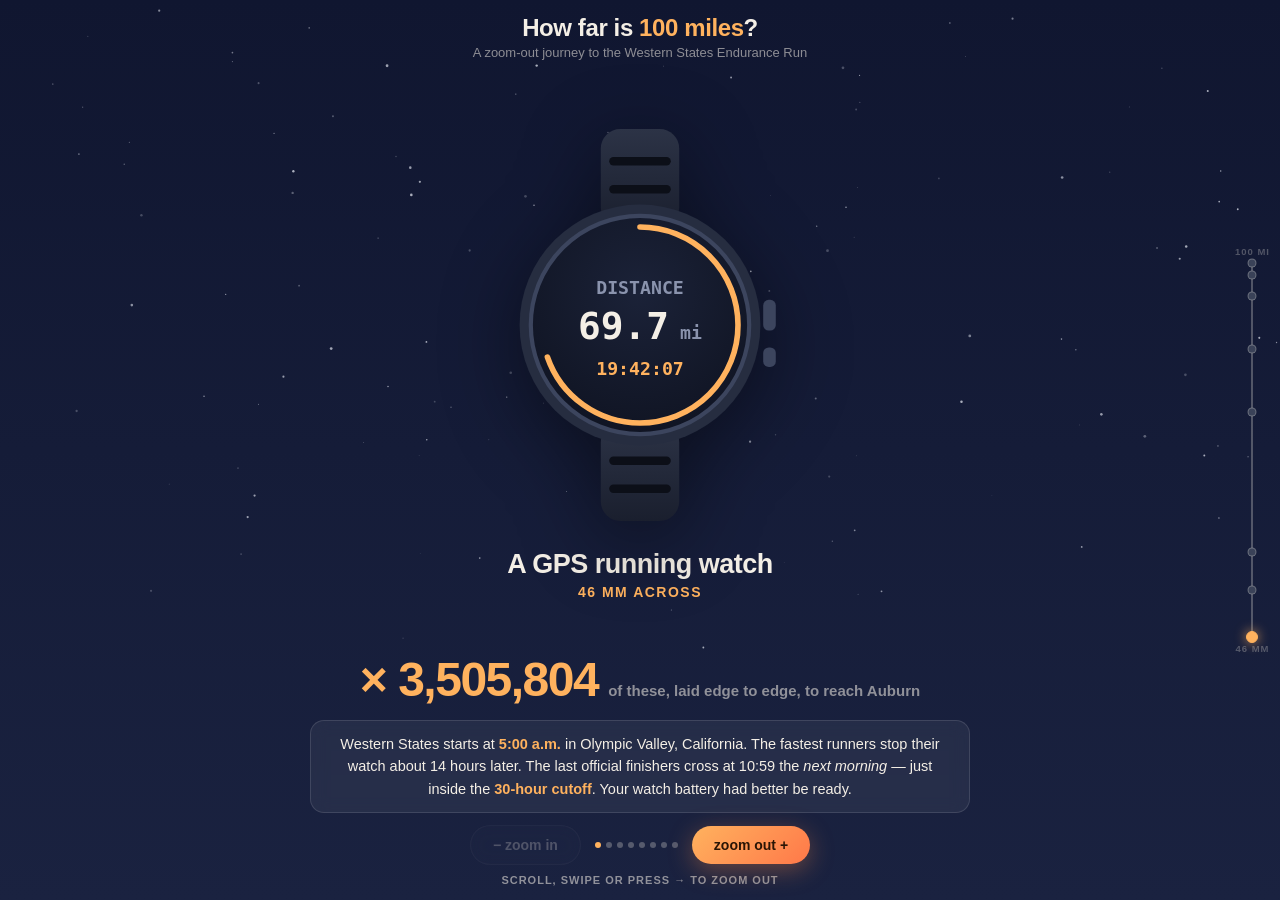
<file: src/100-miles/index.html>
<!DOCTYPE html>
<html lang="en">
<head>
<meta charset="UTF-8">
<meta name="viewport" content="width=device-width, initial-scale=1.0">
<title>How Far Is 100 Miles? — Western States</title>
<style>
  *, *::before, *::after { box-sizing: border-box; margin: 0; padding: 0; }

  :root {
    --ink: #f4efe6;
    --ink-dim: rgba(244,239,230,.55);
    --ink-faint: rgba(244,239,230,.28);
    --accent: #ffb25e;
    --accent-2: #ff7849;
    --card: rgba(255,255,255,.06);
    --card-line: rgba(255,255,255,.12);
  }

  html, body { height: 100%; }

  body {
    font-family: -apple-system, BlinkMacSystemFont, 'SF Pro Display', 'Helvetica Neue', sans-serif;
    color: var(--ink);
    background: #0b1020;
    overflow: hidden;
    -webkit-font-smoothing: antialiased;
  }

  /* Sky — crossfaded per level */
  .sky {
    position: fixed; inset: 0;
    transition: opacity 1.1s ease;
    opacity: 0;
  }
  .sky.on { opacity: 1; }

  .stars {
    position: fixed; inset: 0; pointer-events: none;
    transition: opacity 1.1s ease;
  }

  .app {
    position: relative; z-index: 2;
    height: 100dvh;
    display: flex; flex-direction: column;
    align-items: center;
    padding: max(14px, env(safe-area-inset-top)) 16px max(14px, env(safe-area-inset-bottom));
  }

  /* ---------- header ---------- */
  header { text-align: center; flex-shrink: 0; }
  header h1 {
    font-size: clamp(17px, 2.4vw, 24px);
    font-weight: 800; letter-spacing: -0.4px;
  }
  header h1 em { font-style: normal; color: var(--accent); }
  header p {
    margin-top: 3px;
    font-size: clamp(11px, 1.5vw, 13px);
    color: var(--ink-dim); font-weight: 500;
  }

  /* ---------- stage ---------- */
  .stage {
    position: relative;
    flex: 1; min-height: 0;
    width: min(860px, 100%);
    display: flex; align-items: center; justify-content: center;
  }

  .scene {
    position: absolute; inset: 0;
    display: flex; flex-direction: column;
    align-items: center; justify-content: center;
    gap: 4px;
    transition: transform .75s cubic-bezier(.22,.9,.3,1), opacity .6s ease;
    will-change: transform, opacity;
  }
  .scene svg {
    width: min(560px, 92%);
    height: auto;
    max-height: calc(100% - 70px);
    overflow: visible;
    filter: drop-shadow(0 18px 40px rgba(0,0,0,.45));
  }
  /* zoom-out: old object shrinks to a speck; new scene settles in from huge */
  .scene.shrink { transform: scale(.06); opacity: 0; pointer-events: none; }
  .scene.grow   { transform: scale(7);   opacity: 0; pointer-events: none; }

  .obj-name {
    font-size: clamp(18px, 2.8vw, 27px);
    font-weight: 800; letter-spacing: -0.5px;
    margin-top: 10px;
  }
  .obj-size {
    font-size: clamp(12px, 1.6vw, 14px);
    font-weight: 700; color: var(--accent);
    letter-spacing: 1.5px; text-transform: uppercase;
  }

  /* ---------- ruler ---------- */
  .ruler {
    position: fixed; right: max(10px, env(safe-area-inset-right));
    top: 50%; transform: translateY(-50%);
    z-index: 5;
    display: flex; flex-direction: column; align-items: center;
    height: min(52vh, 420px);
  }
  .ruler-track {
    position: relative; width: 2px; flex: 1;
    background: var(--ink-faint); border-radius: 2px;
  }
  .ruler-dot {
    position: absolute; left: 50%;
    width: 9px; height: 9px; border-radius: 50%;
    transform: translate(-50%, 50%);
    background: #3a4258; border: 1.5px solid var(--ink-faint);
    cursor: pointer; transition: all .3s ease;
  }
  .ruler-dot:hover { background: var(--ink-dim); }
  .ruler-dot.active {
    background: var(--accent); border-color: var(--accent);
    box-shadow: 0 0 12px rgba(255,178,94,.8);
    width: 12px; height: 12px;
  }
  .ruler-cap { font-size: 9.5px; font-weight: 700; color: var(--ink-faint); letter-spacing: 1px; padding: 6px 0; }

  /* ---------- info panel ---------- */
  .panel {
    flex-shrink: 0;
    width: min(660px, 100%);
    text-align: center;
  }

  .count-line {
    min-height: 54px;
    display: flex; align-items: baseline; justify-content: center; gap: 10px;
    flex-wrap: wrap;
  }
  .count-num {
    font-size: clamp(30px, 5.5vw, 48px);
    font-weight: 900; letter-spacing: -1.5px;
    color: var(--accent);
    font-variant-numeric: tabular-nums;
    line-height: 1;
  }
  .count-label {
    font-size: clamp(12px, 1.7vw, 15px);
    font-weight: 600; color: var(--ink-dim);
    max-width: 330px; text-align: left; line-height: 1.3;
  }

  .fact {
    margin: 10px auto 0;
    padding: 12px 18px;
    background: var(--card);
    border: 1px solid var(--card-line);
    border-radius: 14px;
    font-size: clamp(12.5px, 1.7vw, 14.5px);
    line-height: 1.55; color: var(--ink);
    font-weight: 450;
    backdrop-filter: blur(8px);
    transition: opacity .5s ease, transform .5s ease;
  }
  .fact strong { color: var(--accent); font-weight: 700; }
  .panel.swap .fact, .panel.swap .count-line { opacity: 0; transform: translateY(8px); }
  .count-line { transition: opacity .5s ease, transform .5s ease; }

  /* stats grid — final level */
  .stats {
    display: none;
    grid-template-columns: repeat(3, 1fr);
    gap: 8px; margin-top: 10px;
  }
  .stats.show { display: grid; }
  .stat {
    background: var(--card); border: 1px solid var(--card-line);
    border-radius: 12px; padding: 9px 6px;
  }
  .stat b { display: block; font-size: clamp(15px, 2.2vw, 20px); font-weight: 800; color: var(--accent); letter-spacing: -0.5px; }
  .stat span { font-size: clamp(9.5px, 1.3vw, 11px); font-weight: 600; color: var(--ink-dim); text-transform: uppercase; letter-spacing: .8px; }

  /* ---------- controls ---------- */
  .controls {
    flex-shrink: 0;
    margin-top: 12px;
    display: flex; align-items: center; gap: 14px;
  }
  .btn {
    border: 1px solid var(--card-line);
    background: var(--card);
    color: var(--ink);
    font: inherit; font-size: 14px; font-weight: 700;
    padding: 11px 22px; border-radius: 100px;
    cursor: pointer;
    display: flex; align-items: center; gap: 8px;
    transition: all .2s ease;
    backdrop-filter: blur(8px);
  }
  .btn:hover { background: rgba(255,255,255,.12); transform: translateY(-1px); }
  .btn:disabled { opacity: .25; cursor: default; transform: none; }
  .btn.primary {
    background: linear-gradient(135deg, var(--accent), var(--accent-2));
    color: #2a1505; border: none;
    box-shadow: 0 6px 24px rgba(255,140,70,.35);
  }
  .btn.primary:hover { box-shadow: 0 8px 30px rgba(255,140,70,.5); }
  .btn.pulse { animation: pulse 2s ease infinite; }
  @keyframes pulse {
    0%, 100% { box-shadow: 0 6px 24px rgba(255,140,70,.35); }
    50% { box-shadow: 0 6px 36px rgba(255,140,70,.7); }
  }
  .progress-pips { display: flex; gap: 5px; }
  .pip { width: 6px; height: 6px; border-radius: 50%; background: var(--ink-faint); transition: background .3s; }
  .pip.done { background: var(--accent); }

  .hint {
    flex-shrink: 0;
    margin-top: 9px;
    font-size: 11px; font-weight: 600; letter-spacing: 1px;
    color: var(--ink-dim); text-transform: uppercase;
    pointer-events: none;
    transition: opacity .8s ease;
  }
  .hint.gone { opacity: 0; }

  @media (max-width: 600px) {
    .ruler { display: none; }
    .scene svg { max-height: calc(100% - 64px); }
    .stats { grid-template-columns: repeat(3, 1fr); }
    .count-label { text-align: center; }
  }
</style>
</head>
<body>

<div id="skyA" class="sky"></div>
<div id="skyB" class="sky"></div>
<canvas class="stars" id="stars"></canvas>

<div class="app">
  <header>
    <h1>How far is <em>100 miles</em>?</h1>
    <p>A zoom-out journey to the Western States Endurance Run</p>
  </header>

  <div class="stage" id="stage"></div>

  <div class="panel" id="panel">
    <div class="count-line" id="countLine">
      <span class="count-num" id="countNum"></span>
      <span class="count-label" id="countLabel"></span>
    </div>
    <div class="fact" id="fact"></div>
    <div class="stats" id="stats">
      <div class="stat"><b>18,000 ft</b><span>of climbing</span></div>
      <div class="stat"><b>23,000 ft</b><span>of descent</span></div>
      <div class="stat"><b>30 hrs</b><span>cutoff</span></div>
      <div class="stat"><b>21</b><span>aid stations</span></div>
      <div class="stat"><b>1974</b><span>first run</span></div>
      <div class="stat"><b>100°F+</b><span>in the canyons</span></div>
    </div>
  </div>

  <div class="controls">
    <button class="btn" id="btnIn">− zoom in</button>
    <div class="progress-pips" id="pips"></div>
    <button class="btn primary pulse" id="btnOut">zoom out +</button>
  </div>
  <div class="hint" id="hint">scroll, swipe or press → to zoom out</div>
</div>

<div class="ruler" id="ruler">
  <div class="ruler-cap">100 MI</div>
  <div class="ruler-track" id="rulerTrack"></div>
  <div class="ruler-cap">46 MM</div>
</div>

<script>
'use strict';

/* ============================================================
   Western States 100 — 100.2 mi = 161,267 m
   ============================================================ */
const WS_METERS = 161267;

const SVGs = {

watch: `
<svg viewBox="0 0 400 300" xmlns="http://www.w3.org/2000/svg">
  <defs>
    <linearGradient id="strap" x1="0" y1="0" x2="0" y2="1">
      <stop offset="0" stop-color="#2c3346"/><stop offset="1" stop-color="#1a1f2e"/>
    </linearGradient>
    <radialGradient id="face" cx=".5" cy=".35" r="1">
      <stop offset="0" stop-color="#1b2238"/><stop offset="1" stop-color="#0a0d18"/>
    </radialGradient>
  </defs>
  <rect x="172" y="10" width="56" height="70" rx="14" fill="url(#strap)"/>
  <rect x="172" y="220" width="56" height="70" rx="14" fill="url(#strap)"/>
  <rect x="178" y="30" width="44" height="6" rx="3" fill="#0c0f18"/>
  <rect x="178" y="50" width="44" height="6" rx="3" fill="#0c0f18"/>
  <rect x="178" y="244" width="44" height="6" rx="3" fill="#0c0f18"/>
  <rect x="178" y="264" width="44" height="6" rx="3" fill="#0c0f18"/>
  <circle cx="200" cy="150" r="86" fill="#262d40"/>
  <circle cx="200" cy="150" r="78" fill="url(#face)" stroke="#3c455e" stroke-width="3"/>
  <circle cx="200" cy="150" r="70" fill="none" stroke="#ffb25e" stroke-width="4"
    stroke-dasharray="306 440" stroke-linecap="round" transform="rotate(-90 200 150)"/>
  <text x="200" y="128" text-anchor="middle" font-family="ui-monospace,monospace" font-size="13" font-weight="700" fill="#8a93ad">DISTANCE</text>
  <text x="200" y="160" text-anchor="middle" font-family="ui-monospace,monospace" font-size="27" font-weight="800" fill="#f4efe6">69.7<tspan font-size="13" fill="#8a93ad"> mi</tspan></text>
  <text x="200" y="186" text-anchor="middle" font-family="ui-monospace,monospace" font-size="13" font-weight="700" fill="#ffb25e">19:42:07</text>
  <rect x="288" y="132" width="9" height="22" rx="4" fill="#3c455e"/>
  <rect x="288" y="166" width="9" height="14" rx="4" fill="#3c455e"/>
</svg>`,

shoe: `
<svg viewBox="0 0 400 240" xmlns="http://www.w3.org/2000/svg">
  <defs>
    <linearGradient id="upper" x1="0" y1="0" x2="0" y2="1">
      <stop offset="0" stop-color="#ff8a4d"/><stop offset="1" stop-color="#d6541f"/>
    </linearGradient>
  </defs>
  <ellipse cx="205" cy="222" rx="165" ry="10" fill="rgba(0,0,0,.45)"/>
  <!-- upper: heel at left, toe at right -->
  <path d="M62 168 C58 134 66 110 88 98 C100 92 112 92 120 98 C138 84 152 76 166 66
           C180 56 198 54 212 64 C238 82 262 100 296 112 C328 124 350 134 356 150 L360 168 Z"
        fill="url(#upper)"/>
  <!-- heel collar -->
  <path d="M62 168 C58 134 66 110 88 98 C100 92 112 92 120 98 C112 118 104 142 102 168 Z"
        fill="#a33d12"/>
  <path d="M88 104 C76 114 70 132 72 152" fill="none" stroke="#ffb27d" stroke-width="5" stroke-linecap="round" opacity=".7"/>
  <!-- lace panel / tongue -->
  <path d="M166 66 C180 56 198 54 212 64 C222 71 232 79 244 88 C226 104 210 132 204 168 L148 168
           C152 130 158 92 166 66 Z" fill="#ffb27d"/>
  <g stroke="#c2552a" stroke-width="5" stroke-linecap="round">
    <path d="M158 142 L200 136"/><path d="M163 120 L206 112"/>
    <path d="M170 99 L212 90"/><path d="M179 80 L218 72"/>
  </g>
  <!-- toe cap -->
  <path d="M300 114 C322 122 344 132 354 146 L358 168 L296 168 C294 148 296 130 300 114 Z"
        fill="#ffb27d" opacity=".5"/>
  <!-- midsole -->
  <path d="M58 168 C48 168 42 176 44 186 C46 196 56 200 70 200 L342 200 C358 200 368 194 368 184
           C368 174 360 168 346 168 Z" fill="#f4efe6"/>
  <path d="M58 168 C48 168 42 176 44 186 L370 186 C370 176 360 168 346 168 Z" fill="#fff" opacity=".5"/>
  <!-- outsole + lugs -->
  <rect x="52" y="198" width="312" height="8" rx="4" fill="#b54e2e"/>
  <g fill="#b54e2e">
    <rect x="62" y="204" width="20" height="10" rx="3"/><rect x="94" y="204" width="20" height="10" rx="3"/>
    <rect x="126" y="204" width="20" height="10" rx="3"/><rect x="158" y="204" width="20" height="10" rx="3"/>
    <rect x="190" y="204" width="20" height="10" rx="3"/><rect x="222" y="204" width="20" height="10" rx="3"/>
    <rect x="254" y="204" width="20" height="10" rx="3"/><rect x="286" y="204" width="20" height="10" rx="3"/>
    <rect x="318" y="204" width="20" height="10" rx="3"/>
  </g>
</svg>`,

stride: `
<svg viewBox="0 0 480 280" xmlns="http://www.w3.org/2000/svg">
  <defs>
    <linearGradient id="trailG" x1="0" y1="0" x2="1" y2="0">
      <stop offset="0" stop-color="#5b4a3a"/><stop offset="1" stop-color="#6d5946"/>
    </linearGradient>
  </defs>
  <rect x="0" y="232" width="480" height="20" rx="10" fill="url(#trailG)"/>
  <g fill="#2c2418" opacity=".7">
    <ellipse cx="60" cy="242" rx="4" ry="2"/><ellipse cx="200" cy="246" rx="5" ry="2"/>
    <ellipse cx="330" cy="241" rx="4" ry="2"/><ellipse cx="430" cy="245" rx="5" ry="2"/>
  </g>
  <!-- runner -->
  <g stroke="#f4efe6" stroke-width="11" stroke-linecap="round" fill="none">
    <circle cx="236" cy="64" r="19" fill="#f4efe6" stroke="none"/>
    <path d="M232 88 L218 152"/>
    <path d="M228 104 L188 124 L156 102"/>
    <path d="M228 104 L266 120 L296 104"/>
    <path d="M218 152 L176 188 L150 232"/>
    <path d="M218 152 L262 178 L306 168"/>
  </g>
  <!-- footprints + stride arc -->
  <ellipse cx="118" cy="241" rx="15" ry="6" fill="#ffb25e" opacity=".95"/>
  <ellipse cx="368" cy="241" rx="15" ry="6" fill="#ffb25e" opacity=".55"/>
  <path d="M134 232 Q243 158 352 232" fill="none" stroke="#ffb25e" stroke-width="3" stroke-dasharray="2 9" stroke-linecap="round"/>
  <path d="M352 232 l-10 -7 M352 232 l-12 2" stroke="#ffb25e" stroke-width="3" stroke-linecap="round" fill="none"/>
</svg>`,

track: `
<svg viewBox="0 0 480 300" xmlns="http://www.w3.org/2000/svg">
  <defs>
    <linearGradient id="grass" x1="0" y1="0" x2="0" y2="1">
      <stop offset="0" stop-color="#27483a"/><stop offset="1" stop-color="#1b3329"/>
    </linearGradient>
  </defs>
  <g transform="translate(240 150)">
    <ellipse rx="226" ry="128" fill="#a64427"/>
    <ellipse rx="222" ry="124" fill="#b54e2e"/>
    <ellipse rx="146" ry="66" fill="url(#grass)"/>
    <g fill="none" stroke="rgba(255,245,230,.55)" stroke-width="1.6">
      <ellipse rx="159" ry="76"/><ellipse rx="172" ry="86"/>
      <ellipse rx="185" ry="96"/><ellipse rx="198" ry="106"/><ellipse rx="211" ry="115"/>
    </g>
    <path d="M0 66 L0 124" stroke="#f4efe6" stroke-width="5"/>
    <g font-family="inherit" text-anchor="middle">
      <text y="-8" font-size="17" font-weight="800" fill="#cfe7d8">400 m</text>
      <text y="14" font-size="11" font-weight="600" fill="#8fb39e">one lap</text>
    </g>
    <circle cx="0" cy="95" r="6" fill="#ffb25e">
      <animateMotion dur="9s" repeatCount="indefinite"
        path="M0 0 C -110 0 -185 -40 -185 -95 C -185 -150 -110 -190 0 -190 C 110 -190 185 -150 185 -95 C 185 -40 110 0 0 0 Z"/>
    </circle>
  </g>
</svg>`,

parkrun: `
<svg viewBox="0 0 480 300" xmlns="http://www.w3.org/2000/svg">
  <defs>
    <linearGradient id="hillA" x1="0" y1="0" x2="0" y2="1">
      <stop offset="0" stop-color="#2e5440"/><stop offset="1" stop-color="#203c2e"/>
    </linearGradient>
    <linearGradient id="hillB" x1="0" y1="0" x2="0" y2="1">
      <stop offset="0" stop-color="#3b6a50"/><stop offset="1" stop-color="#2a4c3a"/>
    </linearGradient>
  </defs>
  <path d="M0 170 Q120 96 240 140 T480 120 L480 300 L0 300 Z" fill="url(#hillA)"/>
  <path d="M0 220 Q140 160 280 196 T480 184 L480 300 L0 300 Z" fill="url(#hillB)"/>
  <path d="M-10 282 C 90 258 130 216 196 208 C 268 199 300 236 360 220 C 412 206 446 172 492 160"
        fill="none" stroke="#c8a87c" stroke-width="13" stroke-linecap="round"/>
  <path d="M-10 282 C 90 258 130 216 196 208 C 268 199 300 236 360 220 C 412 206 446 172 492 160"
        fill="none" stroke="#8a6f4d" stroke-width="13" stroke-linecap="round" stroke-dasharray="1 26" opacity=".6"/>
  <g>
    <g transform="translate(90 196)"><path d="M0 28 L0 6" stroke="#4a3826" stroke-width="5"/><path d="M0 -16 L16 12 L-16 12 Z" fill="#2f6a4a"/><path d="M0 -28 L13 -2 L-13 -2 Z" fill="#3a7d58"/></g>
    <g transform="translate(170 150)"><path d="M0 24 L0 5" stroke="#4a3826" stroke-width="4"/><path d="M0 -14 L13 10 L-13 10 Z" fill="#2f6a4a"/><path d="M0 -24 L11 -3 L-11 -3 Z" fill="#3a7d58"/></g>
    <g transform="translate(300 168)"><path d="M0 26 L0 6" stroke="#4a3826" stroke-width="5"/><path d="M0 -15 L15 11 L-15 11 Z" fill="#2f6a4a"/><path d="M0 -26 L12 -3 L-12 -3 Z" fill="#3a7d58"/></g>
    <g transform="translate(420 124)"><path d="M0 24 L0 5" stroke="#4a3826" stroke-width="4"/><path d="M0 -14 L13 10 L-13 10 Z" fill="#2f6a4a"/><path d="M0 -24 L11 -3 L-11 -3 Z" fill="#3a7d58"/></g>
  </g>
  <g transform="translate(196 208)">
    <path d="M0 0 L0 -34" stroke="#f4efe6" stroke-width="3"/>
    <path d="M0 -34 L30 -27 L0 -20 Z" fill="#ffb25e"/>
    <text x="4" y="-42" font-size="13" font-weight="800" fill="#f4efe6" font-family="inherit">5K</text>
  </g>
  <g fill="#f4efe6">
    <circle cx="118" cy="252" r="5"/><rect x="115" y="257" width="6" height="13" rx="3"/>
    <circle cx="140" cy="248" r="5"/><rect x="137" y="253" width="6" height="13" rx="3"/>
    <circle cx="346" cy="216" r="5"/><rect x="343" y="221" width="6" height="13" rx="3"/>
  </g>
</svg>`,

marathon: `
<svg viewBox="0 0 480 300" xmlns="http://www.w3.org/2000/svg">
  <defs>
    <linearGradient id="ridgeA" x1="0" y1="0" x2="0" y2="1">
      <stop offset="0" stop-color="#4d4458"/><stop offset="1" stop-color="#352f40"/>
    </linearGradient>
    <linearGradient id="ridgeB" x1="0" y1="0" x2="0" y2="1">
      <stop offset="0" stop-color="#6b5a52"/><stop offset="1" stop-color="#4a3d3a"/>
    </linearGradient>
  </defs>
  <path d="M0 150 L70 88 L140 138 L215 70 L290 130 L370 84 L480 142 L480 300 L0 300 Z" fill="url(#ridgeA)"/>
  <path d="M0 216 L90 158 L180 204 L280 150 L380 200 L480 162 L480 300 L0 300 Z" fill="url(#ridgeB)"/>
  <path d="M-12 288 C 80 270 96 222 170 214 C 250 205 260 252 330 240 C 400 228 420 186 492 176"
        fill="none" stroke="#b08c5f" stroke-width="11" stroke-linecap="round"/>
  <g font-family="inherit" font-weight="800" text-anchor="middle">
    <g transform="translate(170 214)">
      <circle r="5" fill="#ffb25e"/><text y="-13" font-size="12" fill="#f4efe6">13.1</text>
    </g>
    <g transform="translate(330 240)">
      <circle r="5" fill="#ffb25e"/><text y="-13" font-size="12" fill="#f4efe6">26.2</text>
    </g>
  </g>
  <g transform="translate(36 280)">
    <path d="M0 0 L0 -42 M44 0 L44 -42" stroke="#f4efe6" stroke-width="4"/>
    <path d="M-4 -42 L48 -42 L48 -26 L-4 -26 Z" fill="#ff7849"/>
    <text x="22" y="-31" font-size="10" font-weight="800" fill="#fff" text-anchor="middle" font-family="inherit">START</text>
  </g>
  <g fill="#f4efe6">
    <circle cx="120" cy="244" r="4.5"/><rect x="117.5" y="248" width="5" height="12" rx="2.5"/>
    <circle cx="246" cy="220" r="4.5"/><rect x="243.5" y="224" width="5" height="12" rx="2.5"/>
  </g>
</svg>`,

hundredk: `
<svg viewBox="0 0 480 300" xmlns="http://www.w3.org/2000/svg">
  <defs>
    <linearGradient id="dusk1" x1="0" y1="0" x2="0" y2="1">
      <stop offset="0" stop-color="#3c2a4d"/><stop offset="1" stop-color="#241a30"/>
    </linearGradient>
    <linearGradient id="dusk2" x1="0" y1="0" x2="0" y2="1">
      <stop offset="0" stop-color="#59324a"/><stop offset="1" stop-color="#36213a"/>
    </linearGradient>
    <radialGradient id="sun" cx=".5" cy=".5" r=".5">
      <stop offset="0" stop-color="#ffd9a0"/><stop offset=".7" stop-color="#ff9650"/><stop offset="1" stop-color="rgba(255,120,73,0)"/>
    </radialGradient>
  </defs>
  <circle cx="356" cy="118" r="62" fill="url(#sun)"/>
  <circle cx="356" cy="118" r="24" fill="#ffd9a0"/>
  <path d="M0 138 L80 70 L160 124 L250 58 L340 118 L420 80 L480 116 L480 300 L0 300 Z" fill="url(#dusk1)"/>
  <path d="M0 212 L100 150 L200 198 L310 142 L410 192 L480 158 L480 300 L0 300 Z" fill="url(#dusk2)"/>
  <path d="M-12 286 C 70 262 110 210 180 206 C 262 202 270 250 344 234 C 410 220 440 184 492 172"
        fill="none" stroke="#9c7350" stroke-width="10" stroke-linecap="round"/>
  <g transform="translate(180 206)" text-anchor="middle" font-family="inherit">
    <path d="M0 0 L0 -30" stroke="#f4efe6" stroke-width="3"/>
    <path d="M0 -30 L34 -22 L0 -14 Z" fill="#ffb25e"/>
    <text y="-38" font-size="13" font-weight="800" fill="#f4efe6">FORESTHILL · MILE 62</text>
  </g>
  <g fill="#f4efe6">
    <circle cx="120" cy="246" r="5"/><rect x="117" y="251" width="6" height="13" rx="3"/>
  </g>
  <ellipse cx="124" cy="270" rx="26" ry="5" fill="#ffd98c" opacity=".25"/>
  <circle cx="113" cy="252" r="2.5" fill="#fff3c4"/>
</svg>`,

ws100: `
<svg viewBox="0 0 520 320" xmlns="http://www.w3.org/2000/svg">
  <defs>
    <linearGradient id="profFill" x1="0" y1="0" x2="0" y2="1">
      <stop offset="0" stop-color="rgba(255,178,94,.5)"/><stop offset="1" stop-color="rgba(255,120,73,.04)"/>
    </linearGradient>
  </defs>
  <!-- moon -->
  <circle cx="452" cy="46" r="20" fill="#e9e4f0"/>
  <circle cx="444" cy="40" r="20" fill="#0d1226"/>
  <!-- elevation profile: x = miles (0→100.2 mapped 30→500), y = feet (0→9500 mapped 280→60) -->
  <path id="prof" d="M30 136.6 L51.1 77.6 L78.3 118.1 L105 125.1 L144.4 120.5 L172.1 123.5
    L208.3 173.8 L233.2 178.4 L243.5 234 L254.3 178.4 L278.2 239.8 L291.4 199.3 L320.9 205.7
    L361.7 238.6 L396 264.1 L404.4 252.5 L429.7 245.6 L468.5 257.2 L483.9 247.9 L490 251.1"
    fill="none" stroke="#ffb25e" stroke-width="3" stroke-linejoin="round"/>
  <path d="M30 136.6 L51.1 77.6 L78.3 118.1 L105 125.1 L144.4 120.5 L172.1 123.5
    L208.3 173.8 L233.2 178.4 L243.5 234 L254.3 178.4 L278.2 239.8 L291.4 199.3 L320.9 205.7
    L361.7 238.6 L396 264.1 L404.4 252.5 L429.7 245.6 L468.5 257.2 L483.9 247.9 L490 251.1
    L490 280 L30 280 Z" fill="url(#profFill)"/>
  <line x1="30" y1="280" x2="490" y2="280" stroke="rgba(244,239,230,.3)" stroke-width="1.5"/>
  <g font-family="inherit" font-weight="700" fill="#f4efe6">
    <g text-anchor="middle">
      <circle cx="30" cy="136.6" r="4.5" fill="#7ec8ff"/>
      <text x="34" y="120" font-size="10.5">OLYMPIC VALLEY</text>
      <text x="34" y="131" font-size="9" fill="rgba(244,239,230,.55)">mile 0 · 6,200 ft</text>
      <circle cx="51.1" cy="77.6" r="4.5" fill="#ffb25e"/>
      <text x="62" y="62" font-size="10.5">ESCARPMENT</text>
      <text x="62" y="73" font-size="9" fill="rgba(244,239,230,.55)">8,750 ft</text>
      <circle cx="172.1" cy="123.5" r="4.5" fill="#ffb25e"/>
      <text x="172" y="107" font-size="10.5">ROBINSON FLAT</text>
      <text x="172" y="118" font-size="9" fill="rgba(244,239,230,.55)">mile 30</text>
      <circle cx="254.3" cy="178.4" r="4.5" fill="#ff7849"/>
      <text x="254" y="160" font-size="10.5">DEVIL'S THUMB</text>
      <text x="254" y="171" font-size="9" fill="rgba(244,239,230,.55)">mile 48 · the canyons</text>
      <circle cx="320.9" cy="205.7" r="4.5" fill="#ffb25e"/>
      <text x="328" y="190" font-size="10.5">FORESTHILL</text>
      <text x="328" y="201" font-size="9" fill="rgba(244,239,230,.55)">mile 62</text>
      <circle cx="396" cy="264.1" r="4.5" fill="#7ec8ff"/>
      <text x="396" y="300" font-size="10.5">RUCKY CHUCKY</text>
      <text x="396" y="311" font-size="9" fill="rgba(244,239,230,.55)">river crossing · mile 78</text>
      <circle cx="490" cy="251.1" r="5.5" fill="#ffd76e"/>
      <text x="478" y="228" font-size="10.5">AUBURN</text>
      <text x="478" y="239" font-size="9" fill="rgba(244,239,230,.55)">Placer High track · 100.2</text>
    </g>
  </g>
  <circle r="5" fill="#fff">
    <animateMotion dur="14s" repeatCount="indefinite" rotate="0">
      <mpath href="#prof"/>
    </animateMotion>
  </circle>
</svg>`
};

/* ---------------- levels ---------------- */
const LEVELS = [
  {
    id: 'watch', name: 'A GPS running watch', size: 0.046, sizeLabel: '46 mm across',
    countLabel: 'of these, laid edge to edge, to reach Auburn',
    fact: `Western States starts at <strong>5:00 a.m.</strong> in Olympic Valley, California. The fastest runners stop their watch about 14 hours later. The last official finishers cross at 10:59 the <em>next morning</em> — just inside the <strong>30-hour cutoff</strong>. Your watch battery had better be ready.`,
    sky: ['#101630', '#1a2240'], stars: .9
  },
  {
    id: 'shoe', name: 'A trail running shoe', size: 0.31, sizeLabel: '31 cm · size US 11',
    countLabel: 'shoes, heel to toe, from start to finish',
    fact: `A pair of trail shoes lasts roughly <strong>500 miles</strong> — Western States burns through a fifth of that in one day. Many runners swap shoes and socks at mile 62, after hours of dust, snowmelt and creek crossings have done their work.`,
    sky: ['#13203a', '#23304e'], stars: .7
  },
  {
    id: 'stride', name: 'One running stride', size: 1.4, sizeLabel: '~1.4 metres',
    countLabel: 'strides — around 180,000 steps once the climbs slow you to a hike',
    fact: `Every one of those steps shares <strong>18,000 ft of climbing</strong> and <strong>23,000 ft of descent</strong> — more vertical change than hiking from sea level to the top of Mont Blanc and back. The descents, not the climbs, are what wreck your quads.`,
    sky: ['#1a2c48', '#2e4368'], stars: .5
  },
  {
    id: 'track', name: 'A running track', size: 400, sizeLabel: '400 m · one lap',
    countLabel: 'laps of the track',
    fact: `Western States ends with <strong>300 metres on the Placer High School track</strong> in Auburn — the most famous finishing lap in ultrarunning. 161,000 metres of mountains, and the last 300 are on a track like this one.`,
    sky: ['#23395c', '#3d5a85'], stars: .25
  },
  {
    id: 'parkrun', name: 'A 5K parkrun', size: 5000, sizeLabel: '5 km',
    countLabel: 'parkruns, back to back, on mountain trails',
    fact: `The very first of those 32 "parkruns" climbs the <strong>Escarpment: 2,550 ft of vertical in the opening 4½ miles</strong>, often over snow — from the valley floor to Watson Monument at 8,750 ft, the highest point of the course.`,
    sky: ['#2a4a6e', '#4a7298'], stars: 0
  },
  {
    id: 'marathon', name: 'A marathon', size: 42195, sizeLabel: '42.2 km · 26.2 mi',
    countLabel: 'marathons, one after another',
    fact: `Marathon two and three run through <strong>the canyons</strong> — Deadwood, El Dorado, Volcano — where afternoon temperatures regularly top <strong>100&nbsp;°F (38&nbsp;°C)</strong>. Runners stuff ice in their hats at all 21 aid stations and wade into creeks to cool off.`,
    sky: ['#3d4668', '#6e5a72'], stars: 0
  },
  {
    id: 'hundredk', name: 'A 100K ultramarathon', size: 100000, sizeLabel: '100 km · 62 mi',
    countLabel: 'of a full 100K… and then a bit more',
    fact: `At <strong>Foresthill, mile 62</strong>, you've run a full 100K — a huge race in its own right. At Western States it's just "the start of the running section": <strong>61 km still to go</strong>, including the Rucky Chucky river crossing at mile 78, usually by glow-stick light in the dark.`,
    sky: ['#46315a', '#7a4a55'], stars: .15
  },
  {
    id: 'ws100', name: 'Western States 100', size: WS_METERS, sizeLabel: '161.3 km · 100.2 miles',
    countLabel: '',
    fact: `Born in <strong>1974</strong>, when Gordy Ainsleigh's horse went lame before the Tevis Cup trail ride — so he ran the whole trail on foot in 23:42. Finish under 24 hours and you earn the <strong>silver buckle</strong>. It's the distance from San Francisco to Sacramento… over the Sierra Nevada.`,
    sky: ['#0d1226', '#1c1430'], stars: 1
  }
];

/* ---------------- state & dom ---------------- */
let idx = 0;
let animating = false;
const stage = document.getElementById('stage');
const panel = document.getElementById('panel');
const countNum = document.getElementById('countNum');
const countLabelEl = document.getElementById('countLabel');
const factEl = document.getElementById('fact');
const statsEl = document.getElementById('stats');
const btnIn = document.getElementById('btnIn');
const btnOut = document.getElementById('btnOut');
const pipsEl = document.getElementById('pips');
const hint = document.getElementById('hint');
const skyA = document.getElementById('skyA');
const skyB = document.getElementById('skyB');
let skyFlip = false;

/* pips */
LEVELS.forEach(() => {
  const p = document.createElement('div');
  p.className = 'pip';
  pipsEl.appendChild(p);
});

/* ruler dots on a log scale */
const rulerTrack = document.getElementById('rulerTrack');
const logMin = Math.log10(LEVELS[0].size);
const logMax = Math.log10(WS_METERS);
LEVELS.forEach((lv, i) => {
  const d = document.createElement('div');
  d.className = 'ruler-dot';
  const t = (Math.log10(lv.size) - logMin) / (logMax - logMin);
  d.style.bottom = (t * 100) + '%';
  d.title = lv.name;
  d.addEventListener('click', () => goTo(i));
  rulerTrack.appendChild(d);
});

/* ---------------- helpers ---------------- */
function fmtCount(n) {
  if (n >= 1000) return Math.round(n).toLocaleString('en-US');
  if (n >= 100) return String(Math.round(n));
  return (Math.round(n * 10) / 10).toLocaleString('en-US', { maximumFractionDigits: 1 });
}

let counterRAF = 0;
function animateCount(target) {
  cancelAnimationFrame(counterRAF);
  const t0 = performance.now(), dur = 950;
  const from = target / 4;
  function tick(t) {
    const k = Math.min(1, (t - t0) / dur);
    const e = 1 - Math.pow(1 - k, 3);
    countNum.textContent = '× ' + fmtCount(from + (target - from) * e);
    if (k < 1) counterRAF = requestAnimationFrame(tick);
  }
  counterRAF = requestAnimationFrame(tick);
}

function buildScene(lv) {
  const s = document.createElement('div');
  s.className = 'scene';
  s.innerHTML = `${SVGs[lv.id]}
    <div class="obj-name">${lv.name}</div>
    <div class="obj-size">${lv.sizeLabel}</div>`;
  return s;
}

function setSky(lv) {
  const next = skyFlip ? skyA : skyB;
  const prev = skyFlip ? skyB : skyA;
  next.style.background = `linear-gradient(180deg, ${lv.sky[0]}, ${lv.sky[1]})`;
  next.classList.add('on');
  prev.classList.remove('on');
  skyFlip = !skyFlip;
  document.getElementById('stars').style.opacity = lv.stars;
}

function renderPanel(lv) {
  const isFinal = lv.id === 'ws100';
  if (isFinal) {
    cancelAnimationFrame(counterRAF);
    countNum.textContent = '100.2 miles.';
    countLabelEl.textContent = 'One day. One belt buckle.';
  } else {
    animateCount(WS_METERS / lv.size);
    countLabelEl.textContent = lv.countLabel;
  }
  factEl.innerHTML = lv.fact;
  statsEl.classList.toggle('show', isFinal);
}

function updateChrome() {
  btnIn.disabled = idx === 0;
  btnOut.disabled = idx === LEVELS.length - 1;
  btnOut.classList.toggle('pulse', idx === 0);
  [...pipsEl.children].forEach((p, i) => p.classList.toggle('done', i <= idx));
  [...rulerTrack.children].forEach((d, i) => d.classList.toggle('active', i === idx));
}

/* ---------------- transitions ---------------- */
function goTo(target) {
  if (animating || target === idx || target < 0 || target >= LEVELS.length) return;
  animating = true;
  hint.classList.add('gone');

  const zoomOut = target > idx;
  const oldScene = stage.querySelector('.scene');
  const lv = LEVELS[target];
  idx = target;

  const next = buildScene(lv);
  next.classList.add(zoomOut ? 'grow' : 'shrink');
  stage.appendChild(next);

  panel.classList.add('swap');
  setSky(lv);
  updateChrome();

  requestAnimationFrame(() => requestAnimationFrame(() => {
    if (oldScene) oldScene.classList.add(zoomOut ? 'shrink' : 'grow');
    next.classList.remove('grow', 'shrink');
  }));

  setTimeout(() => {
    renderPanel(lv);
    panel.classList.remove('swap');
  }, 380);

  setTimeout(() => {
    if (oldScene) oldScene.remove();
    animating = false;
  }, 800);
}

/* ---------------- input ---------------- */
btnOut.addEventListener('click', () => goTo(idx + 1));
btnIn.addEventListener('click', () => goTo(idx - 1));

window.addEventListener('keydown', e => {
  if (['ArrowRight', 'ArrowUp', ' ', '+', '='].includes(e.key)) { e.preventDefault(); goTo(idx + 1); }
  if (['ArrowLeft', 'ArrowDown', '-', '_'].includes(e.key)) { e.preventDefault(); goTo(idx - 1); }
});

let wheelAcc = 0, wheelLock = false;
window.addEventListener('wheel', e => {
  e.preventDefault();
  if (wheelLock) return;
  wheelAcc += e.deltaY;
  if (Math.abs(wheelAcc) > 90) {
    goTo(idx + (wheelAcc > 0 ? 1 : -1));
    wheelAcc = 0;
    wheelLock = true;
    setTimeout(() => { wheelLock = false; }, 850);
  }
}, { passive: false });

let touchY = null;
window.addEventListener('touchstart', e => { touchY = e.touches[0].clientY; }, { passive: true });
window.addEventListener('touchend', e => {
  if (touchY === null) return;
  const dy = touchY - e.changedTouches[0].clientY;
  if (Math.abs(dy) > 55) goTo(idx + (dy > 0 ? 1 : -1));
  touchY = null;
}, { passive: true });

/* ---------------- stars ---------------- */
const cvs = document.getElementById('stars');
const ctx = cvs.getContext('2d');
let starField = [];
function seedStars() {
  cvs.width = innerWidth * devicePixelRatio;
  cvs.height = innerHeight * devicePixelRatio;
  starField = Array.from({ length: 130 }, () => ({
    x: Math.random() * cvs.width,
    y: Math.random() * cvs.height * .72,
    r: (Math.random() * 1.1 + .3) * devicePixelRatio,
    p: Math.random() * Math.PI * 2,
    v: .4 + Math.random() * 1.2
  }));
}
function drawStars(t) {
  ctx.clearRect(0, 0, cvs.width, cvs.height);
  ctx.fillStyle = '#e9ecf5';
  for (const s of starField) {
    ctx.globalAlpha = .25 + .55 * (0.5 + 0.5 * Math.sin(s.p + t / 1000 * s.v));
    ctx.beginPath();
    ctx.arc(s.x, s.y, s.r, 0, 7);
    ctx.fill();
  }
  ctx.globalAlpha = 1;
  requestAnimationFrame(drawStars);
}
seedStars();
window.addEventListener('resize', seedStars);
requestAnimationFrame(drawStars);

/* ---------------- init ---------------- */
const first = LEVELS[0];
stage.appendChild(buildScene(first));
setSky(first);
renderPanel(first);
updateChrome();
</script>
</body>
</html>
</file>
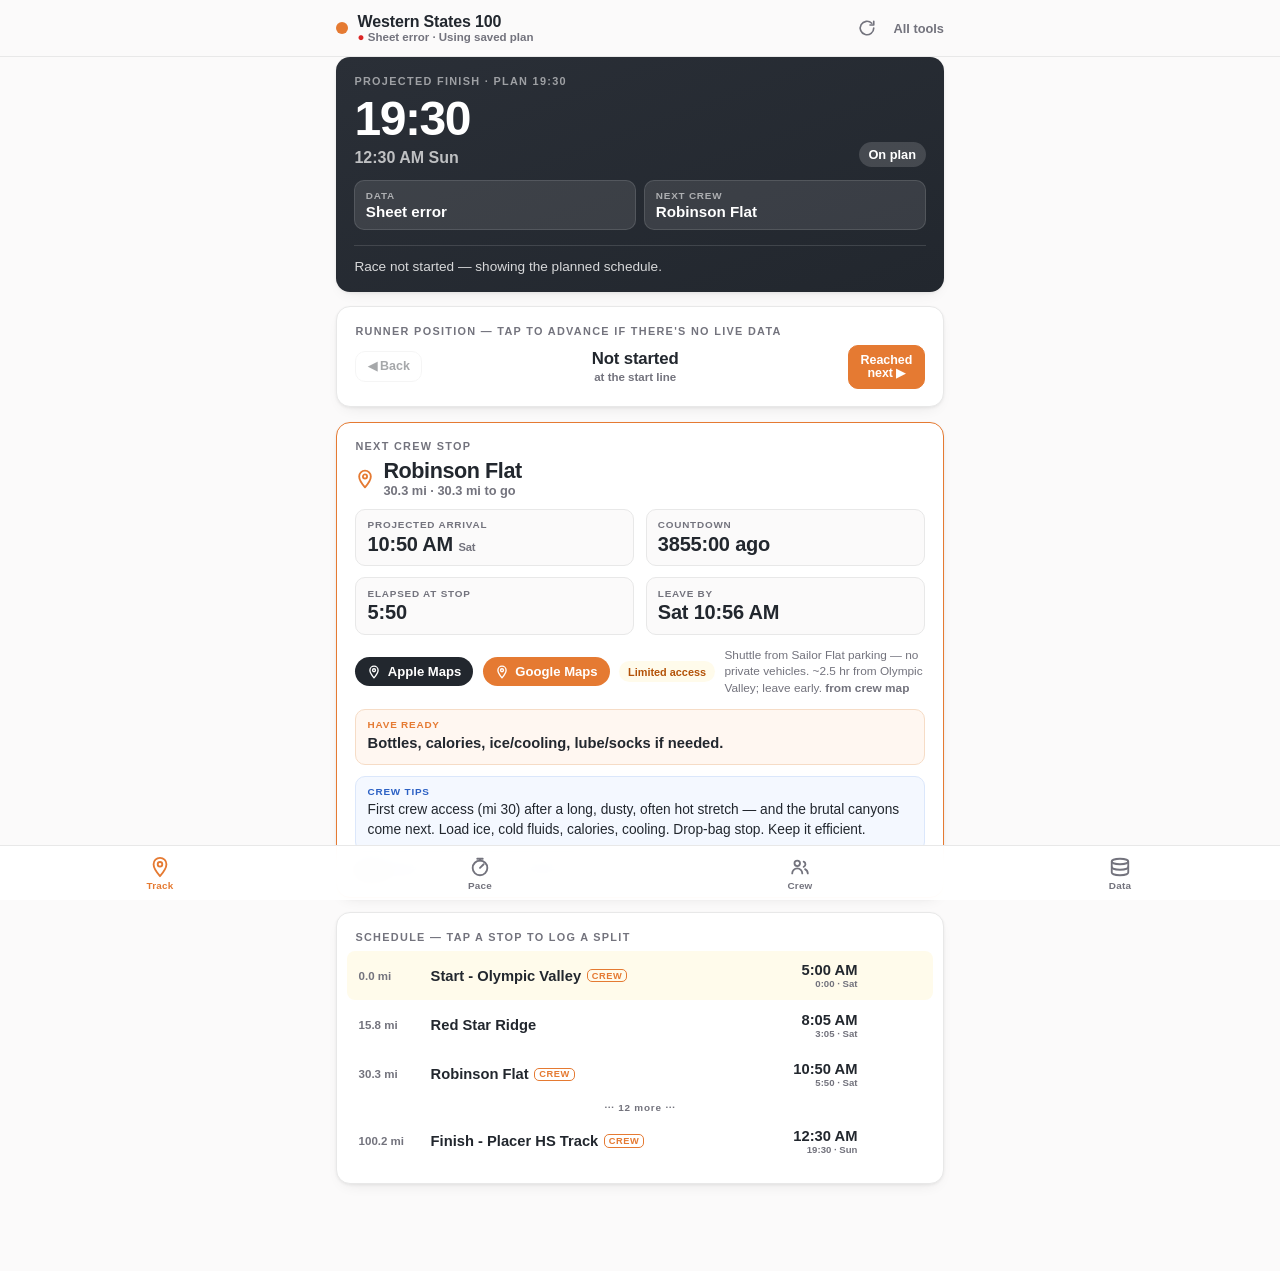
<file: src/crew-tracker/index.html>
<!DOCTYPE html>
<html lang="en">
<head>
  <meta charset="UTF-8" />
  <meta name="viewport" content="width=device-width, initial-scale=1.0, maximum-scale=1.0, viewport-fit=cover" />
  <title>Crew Tracker — Western States 100</title>
  <link rel="icon" href="../favicon.svg" type="image/svg+xml" />
  <style>
    *, *::before, *::after { box-sizing: border-box; margin: 0; padding: 0; }

    /* Stop iOS double-tap-to-zoom on taps (esp. the +/- steppers) */
    button, input, select, textarea, a, [role="link"], .stepper { touch-action: manipulation; }

    :root {
      --orange: #e57a32;
      --orange-dark: #cf6a26;
      --green: #16a34a;
      --green-bg: #ecfdf3;
      --red: #dc2626;
      --red-bg: #fef2f2;
      --amber: #b45309;
      --amber-bg: #fffbeb;
      --bg: #FBFAFA;
      --card: #ffffff;
      --border: #e8e8e8;
      --text: #22272E;
      --text-muted: #73737D;
      --shadow: 0 1px 3px rgba(0,0,0,0.06), 0 6px 16px -8px rgba(0,0,0,0.12);
      --radius: 14px;
    }

    html { font-size: 100%; -webkit-text-size-adjust: 100%; }

    body {
      font-family: -apple-system, BlinkMacSystemFont, 'Segoe UI', Roboto, sans-serif;
      background: var(--bg);
      color: var(--text);
      min-height: 100vh;
      -webkit-font-smoothing: antialiased;
      padding-bottom: calc(72px + env(safe-area-inset-bottom));
    }

    .wrap { max-width: 640px; margin: 0 auto; padding: 0 1rem; }

    /* ── Header ── */
    .topbar {
      position: sticky; top: 0; z-index: 20;
      background: rgba(251,250,250,0.92);
      backdrop-filter: saturate(180%) blur(10px);
      border-bottom: 1px solid var(--border);
      padding-top: env(safe-area-inset-top);
    }
    .topbar-inner {
      max-width: 640px; margin: 0 auto;
      padding: 0.7rem 1rem;
      display: flex; align-items: center; gap: 0.6rem;
    }
    .brand-dot { width: 12px; height: 12px; border-radius: 50%; background: var(--orange); flex-shrink: 0; }
    .topbar h1 { font-size: 1rem; font-weight: 800; letter-spacing: -0.01em; line-height: 1.1; }
    .topbar .sub { font-size: 0.72rem; color: var(--text-muted); font-weight: 600; }
    .topbar .sub .dot { color: var(--green); }
    .topbar .sub .dot.stale { color: var(--amber); }
    .topbar .sub .dot.off { color: var(--red); }
    .topbar .sub .dot.demo { color: #2c61c4; }
    .home-link { font-size: 0.8rem; color: var(--text-muted); text-decoration: none; font-weight: 600; }
    .home-link:hover { color: var(--text); }
    .top-refresh { margin-left: auto; background: none; border: none; color: var(--text-muted); cursor: pointer;
      width: 34px; height: 34px; display: inline-flex; align-items: center; justify-content: center; border-radius: 9px; padding: 0; }
    .top-refresh:hover { color: var(--orange); background: rgba(229,122,50,0.08); }
    .top-refresh svg { width: 18px; height: 18px; }
    .top-refresh.spinning svg { animation: spin 0.8s linear infinite; }
    @keyframes spin { to { transform: rotate(360deg); } }

    main { padding: 1rem 0 2rem; }

    /* ── Cards ── */
    .card {
      background: var(--card);
      border: 1px solid var(--border);
      border-radius: var(--radius);
      box-shadow: var(--shadow);
      padding: 1.1rem 1.15rem;
      margin-bottom: 0.9rem;
    }
    .card-label {
      font-size: 0.68rem; font-weight: 800; letter-spacing: 0.12em;
      text-transform: uppercase; color: var(--text-muted); margin-bottom: 0.5rem;
    }

    /* ── Hero status ── */
    .hero { background: linear-gradient(160deg, #2a2f37 0%, #22272E 100%); color: #fff; border: none; }
    .hero .card-label { color: rgba(255,255,255,0.55); }
    .hero-finish { font-size: 3rem; font-weight: 900; letter-spacing: -0.03em; line-height: 1; }
    .hero-clock { font-size: 1rem; font-weight: 600; color: rgba(255,255,255,0.7); margin-top: 0.35rem; }
    .hero-row { display: flex; align-items: flex-end; justify-content: space-between; gap: 1rem; }
    .badge {
      display: inline-flex; align-items: center; gap: 0.3rem;
      padding: 0.3rem 0.6rem; border-radius: 999px;
      font-size: 0.8rem; font-weight: 800; white-space: nowrap;
    }
    .badge.ahead { background: var(--green-bg); color: var(--green); }
    .badge.behind { background: var(--red-bg); color: var(--red); }
    .badge.even { background: rgba(255,255,255,0.15); color: #fff; }
    .hero-last { margin-top: 0.9rem; padding-top: 0.85rem; border-top: 1px solid rgba(255,255,255,0.13);
      font-size: 0.85rem; color: rgba(255,255,255,0.82); display: flex; justify-content: space-between; gap: 0.5rem; }
    .hero-last b { color: #fff; font-weight: 700; }
    .hero-extra { display: grid; grid-template-columns: repeat(2, 1fr); gap: 0.55rem; margin-top: 0.85rem; }
    .hero-mini { background: rgba(255,255,255,0.1); border: 1px solid rgba(255,255,255,0.12); border-radius: 10px; padding: 0.55rem 0.65rem; }
    .hero-mini .k { color: rgba(255,255,255,0.58); font-size: 0.62rem; font-weight: 800; letter-spacing: 0.08em; text-transform: uppercase; }
    .hero-mini .v { color: #fff; font-size: 0.95rem; font-weight: 850; margin-top: 0.15rem; }

    /* ── Next crew stop ── */
    .crew-card { border-color: var(--orange); border-width: 1.5px; }
    .crew-top { display: flex; align-items: center; gap: 0.5rem; margin-bottom: 0.65rem; }
    .crew-top .pin { color: var(--orange); }
    .crew-name { font-size: 1.35rem; font-weight: 850; letter-spacing: -0.02em; line-height: 1.05; }
    .crew-mile { font-size: 0.8rem; color: var(--text-muted); font-weight: 600; }
    .crew-grid { display: grid; grid-template-columns: 1fr 1fr; gap: 0.7rem; margin-top: 0.3rem; }
    .stat { background: var(--bg); border: 1px solid var(--border); border-radius: 10px; padding: 0.6rem 0.7rem; }
    .stat .k { font-size: 0.62rem; font-weight: 800; letter-spacing: 0.08em; text-transform: uppercase; color: var(--text-muted); }
    .stat .v { font-size: 1.25rem; font-weight: 850; letter-spacing: -0.01em; margin-top: 0.15rem; }
    .stat .v small { font-size: 0.7rem; font-weight: 700; color: var(--text-muted); }
    .status-card { border-color: #dbe7fb; background: #f8fbff; }
    .status-grid { display: grid; grid-template-columns: repeat(2, 1fr); gap: 0.65rem; }
    .status-pill { display: inline-flex; align-items: center; gap: 0.35rem; font-size: 0.72rem; font-weight: 850; border-radius: 999px; padding: 0.3rem 0.55rem; margin-bottom: 0.55rem; }
    .status-pill.ok { color: var(--green); background: var(--green-bg); }
    .status-pill.warn { color: var(--amber); background: var(--amber-bg); }
    .status-pill.err { color: var(--red); background: var(--red-bg); }
    .status-pill.demo { color: #2c61c4; background: #eff6ff; }
    .empty-card { text-align: left; }
    .empty-card h2 { font-size: 1.25rem; letter-spacing: -0.02em; margin-bottom: 0.45rem; }
    .empty-card p { color: var(--text-muted); line-height: 1.55; font-size: 0.9rem; }
    .empty-actions { display: flex; gap: 0.6rem; flex-wrap: wrap; margin-top: 0.9rem; }
    .mode-actions { display: flex; gap: 0.6rem; flex-wrap: wrap; margin-top: 0.8rem; }
    .btn-link { display: inline-flex; align-items: center; justify-content: center; text-decoration: none; }
    .offline-guide { margin-top: 0.8rem; padding-top: 0.8rem; border-top: 1px dashed #dbe7fb; }
    .offline-guide h3 { font-size: 0.95rem; margin-bottom: 0.4rem; }
    .offline-guide ol { margin-left: 1.2rem; color: var(--text-muted); font-size: 0.86rem; line-height: 1.55; }
    .offline-guide li + li { margin-top: 0.25rem; }
    .haveready { margin-top: 0.75rem; background: #fff7f1; border: 1px solid #f6dcc6; border-radius: 10px; padding: 0.6rem 0.7rem; }
    .haveready .k { font-size: 0.62rem; font-weight: 800; letter-spacing: 0.08em; text-transform: uppercase; color: var(--orange); }
    .haveready .v { font-size: 0.92rem; font-weight: 600; margin-top: 0.15rem; line-height: 1.45; }
    .stopgoal { margin-top: 0.55rem; font-size: 0.82rem; color: var(--text-muted); line-height: 1.45; }
    .stopgoal b { color: var(--text); font-weight: 700; }
    .more-link { margin-top: 0.7rem; font-size: 0.78rem; font-weight: 800; color: var(--orange); cursor: pointer; }
    .more-link:active { opacity: 0.7; }

    /* parking + tips */
    .parkrow { margin-top: 0.75rem; display: flex; align-items: center; gap: 0.6rem; flex-wrap: wrap; }
    .maps-btn { display: inline-flex; align-items: center; gap: 0.4rem; background: var(--orange); color: #fff;
      text-decoration: none; font-weight: 800; font-size: 0.82rem; padding: 0.45rem 0.75rem; border-radius: 999px; white-space: nowrap; }
    .maps-btn.apple { background: #22272E; }
    .maps-btn:active { transform: translateY(1px); }
    .access-pill { display: inline-flex; align-items: center; border-radius: 999px; padding: 0.28rem 0.55rem; font-size: 0.68rem; font-weight: 850; background: var(--green-bg); color: var(--green); }
    .access-pill.warn { background: var(--amber-bg); color: var(--amber); }
    .park-note { font-size: 0.74rem; color: var(--text-muted); line-height: 1.4; flex: 1; min-width: 9rem; }
    .park-note b { color: var(--text); }
    .approx { color: var(--amber); font-weight: 700; }
    .frommap { color: var(--text-muted); font-weight: 700; }
    .crewmap-frame { width: 100%; height: 280px; border: 1px solid var(--border); border-radius: 10px; margin-bottom: 0.7rem; }
    .tips { margin-top: 0.7rem; background: #f4f8ff; border: 1px solid #dbe7fb; border-radius: 10px; padding: 0.6rem 0.7rem; }
    .tips-k { font-size: 0.62rem; font-weight: 800; letter-spacing: 0.08em; text-transform: uppercase; color: #2c61c4; }
    .tips-v { font-size: 0.86rem; line-height: 1.5; margin-top: 0.15rem; }
    .crewnote { font-size: 0.84rem; line-height: 1.5; margin-top: 0.5rem; padding-top: 0.5rem; border-top: 1px dashed #dbe7fb; }
    .crewnote b { color: var(--text); }
    .field textarea { font-size: 1rem; padding: 0.5rem 0.6rem; border: 1px solid var(--border); border-radius: 9px;
      background: var(--card); color: var(--text); font-family: inherit; width: 100%; min-height: 3.2rem; resize: vertical; }
    .field.wide { flex: 1 1 100%; }

    /* crew helper cards */
    .crew-helper-card { border-color: #f0d6c0; }
    .crew-helper-card.next { border-color: var(--orange); border-width: 1.5px; }
    .crew-helper-card.done { opacity: 0.66; }
    .ch-top { display: flex; align-items: center; gap: 0.6rem; cursor: pointer; }
    .ch-top .crew-mile { margin-top: 0.15rem; }
    .ch-log { font-size: 0.78rem; font-weight: 800; color: var(--orange); white-space: nowrap; }
    .dlt.ahead { color: var(--green); } .dlt.behind { color: var(--red); } .dlt.even { color: var(--text-muted); }

    /* units segmented toggle */
    .seg { display: inline-flex; border: 1px solid var(--border); border-radius: 9px; overflow: hidden; }
    .seg button { border: none; background: var(--card); color: var(--text-muted); font-family: inherit;
      font-size: 0.85rem; font-weight: 800; padding: 0.5rem 0.9rem; cursor: pointer; }
    .seg button.active { background: var(--orange); color: #fff; }

    /* ── Position stepper ── */
    .pos-row { display: flex; align-items: center; gap: 0.6rem; }
    .pos-mid { flex: 1; text-align: center; min-width: 0; }
    .pos-where { font-weight: 850; font-size: 1.05rem; letter-spacing: -0.01em; line-height: 1.1; }
    .pos-sub { font-size: 0.72rem; color: var(--text-muted); font-weight: 600; margin-top: 0.15rem; }
    .posbtn { border: 1px solid var(--orange); background: var(--orange); color: #fff; border-radius: 10px;
      padding: 0.5rem 0.7rem; font-size: 0.78rem; font-weight: 800; cursor: pointer; font-family: inherit; line-height: 1.05; white-space: nowrap; }
    .posbtn.ghost { background: var(--card); color: var(--text); border-color: var(--border); }
    .posbtn[disabled] { opacity: 0.4; pointer-events: none; }
    .posbtn:active { transform: translateY(1px); }

    /* ── Station rows ── */
    .rows { display: flex; flex-direction: column; }
    .srow {
      display: grid; grid-template-columns: auto 1fr auto auto; align-items: center;
      gap: 0.6rem; padding: 0.7rem 0.2rem; border-top: 1px solid var(--border); cursor: pointer;
    }
    .srow:first-child { border-top: none; }
    .srow .mi { font-variant-numeric: tabular-nums; font-size: 0.72rem; color: var(--text-muted); font-weight: 700; width: 3.9rem; }
    .srow .nm { font-weight: 700; font-size: 0.92rem; display: flex; align-items: center; gap: 0.35rem; flex-wrap: wrap; }
    .srow .nm .crewtag { font-size: 0.58rem; font-weight: 800; letter-spacing: 0.06em; color: var(--orange);
      border: 1px solid var(--orange); border-radius: 5px; padding: 0.05rem 0.25rem; }
    .srow .nm .donetag { font-size: 0.58rem; font-weight: 800; color: var(--green); }
    .srow .proj { text-align: right; font-weight: 800; font-variant-numeric: tabular-nums; font-size: 0.92rem; }
    .srow .proj .day { font-size: 0.6rem; color: var(--text-muted); font-weight: 700; }
    .srow .delta { text-align: right; font-size: 0.75rem; font-weight: 800; font-variant-numeric: tabular-nums; width: 3.4rem; }
    .delta.ahead { color: var(--green); }
    .delta.behind { color: var(--red); }
    .delta.even { color: var(--text-muted); }

    .srow.done { opacity: 0.62; }
    .srow.next { background: var(--amber-bg); margin: 0 -0.5rem; padding-left: 0.7rem; padding-right: 0.7rem; border-radius: 8px; }

    /* expand editor */
    .editor { padding: 0.4rem 0.2rem 0.9rem; border-top: 1px dashed var(--border); }
    .editor .info { font-size: 0.82rem; color: var(--text-muted); line-height: 1.5; margin-bottom: 0.7rem; }
    .editor .info b { color: var(--text); }
    .editor-grid { display: flex; flex-wrap: wrap; gap: 0.6rem; align-items: flex-end; }
    .field { display: flex; flex-direction: column; gap: 0.25rem; }
    .field label { font-size: 0.66rem; font-weight: 800; text-transform: uppercase; letter-spacing: 0.06em; color: var(--text-muted); }
    .field input {
      font-size: 1rem; padding: 0.5rem 0.6rem; border: 1px solid var(--border); border-radius: 9px;
      background: var(--card); color: var(--text); font-family: inherit; width: 7.5rem;
    }
    .field input[type=time] { width: 8.5rem; }
    .stepper { display: inline-flex; align-items: center; border: 1px solid var(--border); border-radius: 9px; overflow: hidden; }
    .stepper button { width: 2.4rem; height: 2.5rem; border: none; background: var(--card); font-size: 1.2rem; font-weight: 700; color: var(--text); cursor: pointer; }
    .stepper button:active { background: var(--bg); }
    .stepper input { width: 3.6rem; border: none; border-left: 1px solid var(--border); border-right: 1px solid var(--border); text-align: center; font-size: 1rem; padding: 0.5rem 0; font-weight: 800; font-family: inherit; }
    .btn {
      border: none; border-radius: 9px; padding: 0.55rem 0.9rem; font-size: 0.85rem; font-weight: 800;
      cursor: pointer; font-family: inherit; background: var(--orange); color: #fff;
    }
    .btn.big { min-height: 2.85rem; padding: 0.75rem 1rem; font-size: 0.92rem; }
    .btn.ghost { background: var(--bg); color: var(--text); border: 1px solid var(--border); }
    .btn.block { width: 100%; padding: 0.8rem; font-size: 0.95rem; margin-top: 0.7rem; }
    .btn:active { transform: translateY(1px); }
    .btn[disabled] { opacity: 0.5; pointer-events: none; }
    .editor-actions { display: flex; gap: 0.5rem; margin-top: 0.8rem; flex-wrap: wrap; }
    .editor-actions .btn { flex: 1 1 auto; }
    .quick-actions { display: flex; gap: 0.45rem; flex-wrap: wrap; align-items: center; }
    .quick-actions .btn { padding: 0.5rem 0.7rem; }

    /* ── Pace targets ── */
    .chips { display: flex; gap: 0.5rem; flex-wrap: wrap; margin-bottom: 0.9rem; }
    .chip {
      border: 1px solid var(--border); background: var(--card); border-radius: 999px;
      padding: 0.5rem 0.85rem; font-size: 0.85rem; font-weight: 800; cursor: pointer; font-family: inherit; color: var(--text);
    }
    .chip.active { background: var(--orange); color: #fff; border-color: var(--orange); }
    .buckle-note { font-size: 0.78rem; color: var(--text-muted); margin: -0.2rem 0 0.9rem; line-height: 1.5; }
    table.splits { width: 100%; border-collapse: collapse; font-size: 0.8rem; }
    table.splits th { text-align: right; font-size: 0.62rem; text-transform: uppercase; letter-spacing: 0.06em; color: var(--text-muted); font-weight: 800; padding: 0.4rem 0.3rem; border-bottom: 1px solid var(--border); }
    table.splits th:first-child, table.splits td:first-child { text-align: left; }
    table.splits td { padding: 0.5rem 0.3rem; border-bottom: 1px solid var(--border); font-variant-numeric: tabular-nums; }
    table.splits tr.crewrow td { background: #fff7f1; }
    table.splits .stname { font-weight: 700; }
    table.splits .pace { font-weight: 800; }
    .from-here { display: flex; align-items: center; gap: 0.5rem; margin-bottom: 0.6rem; }
    .from-here input { width: 1.1rem; height: 1.1rem; accent-color: var(--orange); }
    .from-here label { font-size: 0.85rem; font-weight: 700; }

    .help { font-size: 0.78rem; color: var(--text-muted); line-height: 1.6; }
    .help code { background: var(--bg); border: 1px solid var(--border); border-radius: 5px; padding: 0.05rem 0.35rem; font-size: 0.74rem; }
    .help a { color: var(--orange); font-weight: 700; }

    .status-line { font-size: 0.78rem; font-weight: 700; margin-top: 0.55rem; }
    .status-line.ok { color: var(--green); }
    .status-line.err { color: var(--red); }
    .status-line.muted { color: var(--text-muted); }
    .status-line.warn { color: var(--amber); }

    .setting { margin-bottom: 1rem; }
    .setting label.lab { display: block; font-size: 0.72rem; font-weight: 800; text-transform: uppercase; letter-spacing: 0.06em; color: var(--text-muted); margin-bottom: 0.35rem; }
    .setting input[type=text], .setting input[type=time], .setting input[type=date] {
      width: 100%; font-size: 1rem; padding: 0.65rem 0.7rem; border: 1px solid var(--border);
      border-radius: 10px; background: var(--card); color: var(--text); font-family: inherit;
    }
    .sheet-chip { display: flex; align-items: center; gap: 0.5rem; background: var(--bg); border: 1px solid var(--border); border-radius: 10px; padding: 0.6rem 0.7rem; margin-bottom: 0.8rem; }
    .sheet-chip .nm { font-weight: 800; font-size: 0.85rem; }
    .sheet-chip .sub { font-size: 0.72rem; color: var(--text-muted); }
    .sheet-chip a { margin-left: auto; font-size: 0.78rem; font-weight: 700; color: var(--orange); text-decoration: none; white-space: nowrap; }
    .row2 { display: flex; gap: 0.6rem; }
    .row2 > * { flex: 1; }

    /* ── Bottom tab bar ── */
    .tabbar {
      position: fixed; bottom: 0; left: 0; right: 0; z-index: 30;
      background: rgba(255,255,255,0.94); backdrop-filter: saturate(180%) blur(10px);
      border-top: 1px solid var(--border);
      display: flex; padding-bottom: env(safe-area-inset-bottom);
    }
    .tabbar button {
      flex: 1; background: none; border: none; padding: 0.6rem 0.2rem 0.55rem; cursor: pointer;
      display: flex; flex-direction: column; align-items: center; gap: 0.15rem;
      color: var(--text-muted); font-family: inherit; font-size: 0.62rem; font-weight: 800; letter-spacing: 0.02em;
    }
    .tabbar button.active { color: var(--orange); }
    .tabbar button svg { width: 22px; height: 22px; }

    .empty { text-align: center; color: var(--text-muted); padding: 2rem 1rem; font-size: 0.9rem; line-height: 1.6; }
    .hidden { display: none !important; }
    .sectiontitle { font-size: 0.95rem; font-weight: 850; margin: 0.2rem 0 0.7rem; }
  </style>
</head>
<body>
  <header class="topbar">
    <div class="topbar-inner">
      <span class="brand-dot"></span>
      <div>
        <h1 id="raceTitle">Western States 100</h1>
        <div class="sub" id="raceSub">Crew tracker</div>
      </div>
      <button id="topRefresh" class="top-refresh" title="Refresh from sheet" aria-label="Refresh from sheet">
        <svg viewBox="0 0 24 24" fill="none" stroke="currentColor" stroke-width="2.2" stroke-linecap="round" stroke-linejoin="round"><path d="M21 12a9 9 0 1 1-2.64-6.36"/><path d="M21 3v5h-5"/></svg>
      </button>
      <a href="../index.html" class="home-link">All tools</a>
    </div>
  </header>

  <main class="wrap">
    <section id="view-track"></section>
    <section id="view-pace" class="hidden"></section>
    <section id="view-splits" class="hidden"></section>
    <section id="view-data" class="hidden"></section>
  </main>

  <nav class="tabbar" id="tabbar">
    <button data-tab="track" class="active">
      <svg viewBox="0 0 24 24" fill="none" stroke="currentColor" stroke-width="2" stroke-linecap="round" stroke-linejoin="round"><path d="M12 2a7 7 0 0 0-7 7c0 5 7 13 7 13s7-8 7-13a7 7 0 0 0-7-7z"/><circle cx="12" cy="9" r="2.5"/></svg>
      Track
    </button>
    <button data-tab="pace">
      <svg viewBox="0 0 24 24" fill="none" stroke="currentColor" stroke-width="2" stroke-linecap="round" stroke-linejoin="round"><circle cx="12" cy="13" r="8"/><path d="M12 13l4-4M12 5V3M9 3h6"/></svg>
      Pace
    </button>
    <button data-tab="splits">
      <svg viewBox="0 0 24 24" fill="none" stroke="currentColor" stroke-width="2" stroke-linecap="round" stroke-linejoin="round"><circle cx="9" cy="8" r="3"/><path d="M3.5 19a5.5 5.5 0 0 1 11 0"/><path d="M16 6.2a3 3 0 0 1 0 5.6"/><path d="M17.5 14.3A5.5 5.5 0 0 1 20.5 19"/></svg>
      Crew
    </button>
    <button data-tab="data">
      <svg viewBox="0 0 24 24" fill="none" stroke="currentColor" stroke-width="2" stroke-linecap="round" stroke-linejoin="round"><path d="M3 6c0-1.7 4-3 9-3s9 1.3 9 3-4 3-9 3-9-1.3-9-3z"/><path d="M3 6v6c0 1.7 4 3 9 3s9-1.3 9-3V6"/><path d="M3 12v6c0 1.7 4 3 9 3s9-1.3 9-3v-6"/></svg>
      Data
    </button>
  </nav>

  <script>
  /* ===========================================================================
     HARDCODED DATA STORE — Google Sheet "Crew - app" tab.
     Read live (public gviz CSV) on load; an embedded snapshot makes the app
     work instantly and offline. Columns:
       Mile | Crew Stop | ETA | Leave By | Adjust +/- min | Total Adj min |
       Stop Goal | Have Ready | Crew Notes
     The ETA column is the runner's own pace plan and drives all projections.
     =========================================================================== */
  const SHEET = {
    id:   "1WInynSPvtb-TxcRhBhdyVjQ3_XnVHmPPEU_BXfLRdWw",
    gid:  "354419833",
    tab:  "Crew - app",
  };
  const URL_PARAMS = new URLSearchParams(window.location.search);
  const DEMO_MODE = URL_PARAMS.get("demo") === "1";
  const STALE_AFTER_MS = 15 * 60 * 1000;
  const LAST_SHEET_KEY = "ws-crew-last-sheet-v1";
  const SHEET_EDIT_URL = `https://docs.google.com/spreadsheets/d/${SHEET.id}/edit?gid=${SHEET.gid}`;
  const SHEET_CSV_URL  = `https://docs.google.com/spreadsheets/d/${SHEET.id}/gviz/tq?tqx=out:csv&gid=${SHEET.gid}`;
  // Hardcoded write endpoint: the Apps Script web-app /exec URL bound to this sheet.
  // Deploy the script in CLAUDE.md (Extensions → Apps Script → Deploy → Web app) and paste
  // its /exec URL here. Once set, every crew device pushes Adjust +/- min automatically —
  // nobody has to enter anything. A per-device URL on the Data tab overrides this.
  const SHEET_WRITE_URL = "https://script.google.com/macros/s/AKfycbxmOGapx1mlqfbX-Qx3MGv1J5rhwgu_h-j9_ce1JIl4wrdokc_lJgw_1vWulQAlGbEaFA/exec";
  const writeEndpoint = () => DEMO_MODE ? "" : ((state.writeUrl && state.writeUrl.trim()) || SHEET_WRITE_URL);

  // Shared WSER crew course map (Google "My Maps"). Embedded on the Crew tab; the parking
  // coordinates below are taken from its placemarks.
  const CREW_MAP = {
    mid:   "1RYEuztq4mGBPbZITNXNV1GF0mvjuk-s",
    short: "https://goo.gl/maps/hqBLFP6StButQg6P9",
    view:  "https://www.google.com/maps/d/viewer?mid=1RYEuztq4mGBPbZITNXNV1GF0mvjuk-s",
    embed: "https://www.google.com/maps/d/embed?mid=1RYEuztq4mGBPbZITNXNV1GF0mvjuk-s",
  };
  const CREW_GUIDE_URL = "https://www.wser.org/crew-suggestions/";

  // Single "A crew" access points, per the official WSER crew suggestions
  // (https://www.wser.org/crew-suggestions/): Robinson Flat, Michigan Bluff, Foresthill,
  // Driver's Flat / river crossing (Rucky Chucky), Green Gate, Pointed Rocks, Finish.
  // (Duncan Canyon & Dusty Corners are B-crew only; Robie Point is not an A-crew stop.)
  const CREW_ACCESS = ["olympic", "robinson", "michigan", "foresthill", "rucky", "green gate", "pointed", "finish"];
  const isCrew = (name) => { const n = (name||"").toLowerCase(); return CREW_ACCESS.some(k => n.includes(k)); };

  // A-crew logistics. Coords from the WSER crew map; access type / parking / drive times from
  // the official crew suggestions. Editable per stop in-app. `key` matches the station name.
  const CREW_INFO = [
    { key:"olympic", lat:39.19563, lng:-120.23647, park:"Olympic Valley / Palisades Tahoe base — start area.",
      tips:"5:00 AM start. Cold up high — warm throwaway layers. Sort drop bags and head out: it's ~2.5 hr to Robinson Flat (first crew access, mi 30)." },
    { key:"robinson", lat:39.15582, lng:-120.503, park:"Shuttle from Sailor Flat parking — no private vehicles. ~2.5 hr from Olympic Valley; leave early.",
      tips:"First crew access (mi 30) after a long, dusty, often hot stretch — and the brutal canyons come next. Load ice, cold fluids, calories, cooling. Drop-bag stop. Keep it efficient." },
    { key:"michigan", lat:39.04097, lng:-120.73503, park:"Shuttle bus. ~1.25 hr from Robinson Flat. Narrow roads — arrive early.",
      tips:"Mi 55, right after the three big canyons — runner often arrives hot and depleted. Core cooling + calories + stomach check first. Pacers NOT allowed yet (Foresthill is pickup)." },
    { key:"foresthill", lat:39.02094, lng:-120.81297, park:"Drive-in. ~20 min from Michigan Bluff. Pacer pickup — follow Foresthill Rd parking.",
      tips:"Mi 62 — major hub and PACER pickup. Hand off night kit (headlamp, layers, backup light), restock for the long California St descent. Last easy road access for a while." },
    { key:"rucky", lat:38.96264, lng:-120.93066, park:"Driver's Flat shuttle (2.5 mi) to the near-side river crossing. ~1 hr from Foresthill.",
      tips:"Mi 78, the river crossing. Expect wet feet; have a dry-sock/shoe option and a warm layer ready." },
    { key:"green gate", lat:38.9509, lng:-120.93078, park:"Via Sliger Mine Road, then on foot ~1.25 mi. Extremely limited parking — pacer point.",
      tips:"Mi 80, top of the climb out of the river. Post-river reset: dry socks, lights check, calories. Long runnable night section follows." },
    { key:"pointed", lat:38.89522, lng:-121.02357, park:"Park at the Cool / No Hands (Cool State Park) lot, then on foot ~0.75 mi. ~1 hr from Foresthill. ⚠️ Do NOT stop at the Hwy 49 crossing — risks runner DQ.",
      tips:"Mi ~93–94, late-night/early-AM. This is the crew point for the Hwy 49 area — NOT the road crossing itself. Reassure and assess: stomach, lights, feet. Almost home." },
    { key:"finish", lat:38.89472, lng:-121.0678, park:"Placer High School, Auburn — drive-in. ~30 min from Pointed Rocks.",
      tips:"The finish on the Placer HS track. Have warm/dry clothes, recovery food/drink, a chair. Final 1.3 mi from Robie Point: road climb, then a lap of the track." },
  ];
  const crewInfo = (name) => { const n = (name||"").toLowerCase(); return CREW_INFO.find(c => n.includes(c.key)) || null; };
  function stationCoords(name) {
    const ss = state.stations[name] || {};
    if (ss.lat != null && ss.lng != null) return { lat: ss.lat, lng: ss.lng, custom: true };
    const ci = crewInfo(name); return ci ? { lat: ci.lat, lng: ci.lng, custom: false } : null;
  }
  const googleMapsUrl = (lat, lng) => `https://www.google.com/maps/search/?api=1&query=${lat},${lng}`;
  const appleMapsUrl = (lat, lng) => `https://maps.apple.com/?ll=${lat},${lng}&q=Parking`;

  // Embedded snapshot of "Crew - app" (offline default; refreshed from live sheet on load).
  const SHEET_SNAPSHOT = [
    { mile:0,     name:"Start - Olympic Valley",     eta:"Sat 5:00 AM",  leaveBy:"Sat 5:00 AM",  stopGoal:"Calm start; no hero pace.",                    haveReady:"Start kit, bottles, breakfast/caffeine plan.",                 notes:"" },
    { mile:15.8,  name:"Red Star Ridge",             eta:"Sat 8:05 AM",  leaveBy:"Sat 8:07 AM",  stopGoal:"Early check; keep stop short.",                haveReady:"Fluids, quick calories, sunscreen/cooling if needed.",         notes:"" },
    { mile:30.3,  name:"Robinson Flat",              eta:"Sat 10:50 AM", leaveBy:"Sat 10:56 AM", stopGoal:"Major reset; keep stop efficient.",            haveReady:"Bottles, calories, ice/cooling, lube/socks if needed.",        notes:"" },
    { mile:38,    name:"Dusty Corners",              eta:"Sat 12:15 PM", leaveBy:"Sat 12:19 PM", stopGoal:"Cool aggressively; send out eating/drinking.", haveReady:"Ice, cold fluids, calories, hat/bandana cooling.",             notes:"" },
    { mile:47.8,  name:"Devil's Thumb",              eta:"Sat 2:10 PM",  leaveBy:"Sat 2:14 PM",  stopGoal:"Short controlled stop after climb.",           haveReady:"Cooling, fluids, calories, quick status check.",               notes:"" },
    { mile:55.7,  name:"Michigan Bluff",             eta:"Sat 3:45 PM",  leaveBy:"Sat 3:50 PM",  stopGoal:"Crew reset; prepare for Foresthill/pacer.",    haveReady:"Bottles, calories, cooling, stomach check.",                   notes:"" },
    { mile:62,    name:"Foresthill",                 eta:"Sat 5:00 PM",  leaveBy:"Sat 5:08 PM",  stopGoal:"Major reset; launch with pacer.",              haveReady:"Headlamp/night kit, pacer handoff, calories, fluids, cooling.",notes:"" },
    { mile:70.7,  name:"Peachstone / Cal 2",         eta:"Sat 6:40 PM",  leaveBy:"Sat 6:43 PM",  stopGoal:"Keep moving; avoid lingering.",                haveReady:"Quick refill, calories, cooling if needed.",                   notes:"" },
    { mile:78,    name:"Rucky Chucky Far",           eta:"Sat 8:05 PM",  leaveBy:"Sat 8:10 PM",  stopGoal:"River prep; quick and calm.",                  haveReady:"Refill bottles, warm layer if needed, follow crossing instructions.", notes:"" },
    { mile:79.8,  name:"Green Gate",                 eta:"Sat 8:30 PM",  leaveBy:"Sat 8:35 PM",  stopGoal:"Post-river reset.",                            haveReady:"Dry socks/shoes if useful, bottles, calories, lights check.",  notes:"" },
    { mile:85.2,  name:"Auburn Lake Trails",         eta:"Sat 9:35 PM",  leaveBy:"Sat 9:40 PM",  stopGoal:"Night check; keep moving.",                    haveReady:"Calories, caffeine only if planned, fluids, warm layer option.",notes:"" },
    { mile:90.7,  name:"Quarry Road",                eta:"Sat 10:45 PM", leaveBy:"Sat 10:48 PM", stopGoal:"Very quick in/out.",                           haveReady:"Final fluids/calories; remind last runnable push.",            notes:"" },
    { mile:93.5,  name:"Highway 49",                 eta:"Sat 11:20 PM", leaveBy:"Sat 11:23 PM", stopGoal:"Assess and reassure.",                         haveReady:"Stomach check, lights check, climb/run reminder.",             notes:"" },
    { mile:94.3,  name:"Pointed Rocks",              eta:"Sat 11:25 PM", leaveBy:"Sat 11:28 PM", stopGoal:"Last reset; commit to finish.",                haveReady:"Final sip/calories, confidence, nothing complicated.",         notes:"" },
    { mile:99.5,  name:"Robie Point",                eta:"Sun 12:20 AM", leaveBy:"Sun 12:20 AM", stopGoal:"Power up, then run home.",                      haveReady:"Encouragement only; no long stop.",                            notes:"" },
    { mile:100.2, name:"Finish - Placer HS Track",   eta:"Sun 12:30 AM", leaveBy:"Sun 12:30 AM", stopGoal:"Finish.",                                      haveReady:"Meet at finish.",                                              notes:"" },
  ];

  /* ── Course (rebuilt from sheet rows) ──────────────────────────────────── */
  const WD = { sun:0, mon:1, tue:2, wed:3, thu:4, fri:5, sat:6 };
  // "Sat 5:00 AM" -> { wd, tod(minutes) }   (wd null if no weekday present)
  function parseDayTime(s) {
    if (!s) return null;
    const m = String(s).toLowerCase().match(/(sun|mon|tue|wed|thu|fri|sat)?\s*(\d{1,2}):(\d{2})\s*(am|pm)/);
    if (!m) return null;
    let h = (+m[2]) % 12; if (m[4] === "pm") h += 12;
    return { wd: m[1] != null ? WD[m[1]] : null, tod: h * 60 + (+m[3]) };
  }
  let COURSE = { name:"Western States 100", distance:100.2, stations:[] };
  let PLAN_FINISH = 0;

  function buildCourse(rows) {
    if (!Array.isArray(rows) || rows.length === 0) {
      COURSE = { name:"Western States 100", distance:0, stations:[] };
      PLAN_FINISH = 0;
      return false;
    }
    rows = rows.filter(r => r && r.name && !isNaN(parseFloat(r.mile)));
    if (!rows.length) {
      COURSE = { name:"Western States 100", distance:0, stations:[] };
      PLAN_FINISH = 0;
      return false;
    }
    const startDT = parseDayTime(rows[0].eta) || { wd:6, tod:300 };
    const stations = rows.map(r => {
      const dt = parseDayTime(r.eta);
      let planned = 0;
      if (dt) {
        const dayDiff = dt.wd == null ? 0 : ((dt.wd - startDT.wd + 7) % 7);
        planned = dayDiff * 1440 + dt.tod - startDT.tod;
      }
      return {
        name: r.name, mile: +r.mile, crew: isCrew(r.name),
        etaText: r.eta, leaveBy: r.leaveBy, plannedElapsed: planned,
        stopGoal: r.stopGoal || "", haveReady: r.haveReady || "", crewNotes: r.notes || "",
      };
    });
    COURSE = { name:"Western States 100", distance:+rows[rows.length-1].mile, stations };
    PLAN_FINISH = stations[stations.length - 1].plannedElapsed;
    // start time-of-day from the plan, unless the user overrode it
    if (!state.startTimeUserSet) state.startTime = pad(Math.floor(startDT.tod/60)) + ":" + pad(startDT.tod%60);
    return true;
  }

  /* ── State ─────────────────────────────────────────────────────────────── */
  const STORE_KEY = DEMO_MODE ? "ws-crew-demo-state-v1" : "ws-crew-state-v2";
  const defaultState = () => ({
    runnerName: "",
    goalMin: null,              // null => use the sheet plan finish
    startDate: "2026-06-27",    // WS 2026 race day (Saturday)
    startTime: "05:00",
    startTimeUserSet: false,
    stations: {},               // name -> { adjust, actual, reached, note, lat, lng }
    writeUrl: "",               // Apps Script web-app URL (optional)
    paceGoalMin: null,          // selected goal on Pace tab (null => plan)
    paceFromHere: false,
    units: "imperial",          // "imperial" (mi, /mi) | "metric" (km, /km)
    lastSync: 0,
    demoSeeded: false,
  });
  let state = load();
  let dataState = {
    kind: DEMO_MODE ? "demo" : "snapshot",
    message: DEMO_MODE ? "Demo mode uses local sample progress. Sheet writes are disabled." : "Using embedded plan until the sheet responds.",
    source: DEMO_MODE ? "Demo data" : "Embedded plan",
    lastAttempt: 0,
  };
  let offlineState = { supported:"serviceWorker" in navigator, ready:false, message:"Not prepared yet." };
  let activeTab = "track";
  let expanded = null;
  let flash = null;   // {name, msg, kind} — transient status shown in a station editor after Save

  function load() {
    try { const raw = localStorage.getItem(STORE_KEY); if (raw) return Object.assign(defaultState(), JSON.parse(raw)); } catch (e) {}
    return defaultState();
  }
  function save() { try { localStorage.setItem(STORE_KEY, JSON.stringify(state)); } catch (e) {} }
  function stStation(name) { if (!state.stations[name]) state.stations[name] = { adjust:0, actual:null }; return state.stations[name]; }
  function goal() { return state.goalMin || PLAN_FINISH; }
  function paceGoal() { return state.paceGoalMin || PLAN_FINISH; }
  function hasCourse() { return COURSE.stations.length > 0; }
  function lastTimedRow(p) {
    for (let i = p.rows.length - 1; i >= 0; i--) if (p.rows[i].timed) return p.rows[i];
    return null;
  }
  function applyDemoSeed() {
    if (!DEMO_MODE || state.demoSeeded) return;
    state.runnerName = state.runnerName || "Demo Runner";
    state.goalMin = state.goalMin || PLAN_FINISH;
    state.stations = Object.assign({}, state.stations, {
      "Start - Olympic Valley": Object.assign(stStation("Start - Olympic Valley"), { actual: 0, reached: true, adjust: 0 }),
      "Red Star Ridge": Object.assign(stStation("Red Star Ridge"), { actual: 193, reached: true, adjust: 0 }),
      "Robinson Flat": Object.assign(stStation("Robinson Flat"), { actual: 355, reached: true, adjust: 0 }),
      "Dusty Corners": Object.assign(stStation("Dusty Corners"), { reached: true, actual: null, adjust: 0 }),
    });
    state.demoSeeded = true;
    save();
  }
  function saveLastSheet(courseRows, adjustByName) {
    try {
      localStorage.setItem(LAST_SHEET_KEY, JSON.stringify({ savedAt: Date.now(), courseRows, adjustByName }));
    } catch (e) {}
  }
  function loadLastSheet() {
    try {
      const raw = localStorage.getItem(LAST_SHEET_KEY);
      return raw ? JSON.parse(raw) : null;
    } catch (e) { return null; }
  }
  function mergeSheetAdjustments(adjustByName, replace) {
    if (replace) {
      const ns = {};
      Object.entries(state.stations).forEach(([nm, ss]) => {
        if (ss && (ss.note || ss.lat != null || ss.lng != null)) ns[nm] = { adjust:0, actual:null, reached:false, note:ss.note, lat:ss.lat, lng:ss.lng };
      });
      Object.entries(adjustByName || {}).forEach(([nm, a]) => { ns[nm] = Object.assign(ns[nm]||{}, { adjust: a, actual: null, reached: true }); });
      state.stations = ns;
      return;
    }
    Object.entries(adjustByName || {}).forEach(([nm, a]) => {
      const ss = stStation(nm);
      ss.adjust = a;
      ss.reached = true;
      if (ss.actual == null) ss.actual = null;
    });
  }

  /* ── Units (imperial ⇄ metric) ─────────────────────────────────────────── */
  const KM_PER_MI = 1.609344;
  const isMetric = () => state.units === "metric";
  const distU = () => isMetric() ? "km" : "mi";
  const toDist = (mi) => isMetric() ? mi * KM_PER_MI : mi;            // miles → display unit
  const fmtDist = (mi, dp=1) => toDist(mi).toFixed(dp) + " " + distU();
  const paceU = () => isMetric() ? "/km" : "/mi";
  const toPace = (minPerMi) => isMetric() ? minPerMi / KM_PER_MI : minPerMi; // min/mi → min/display-unit
  const fmtPaceU = (minPerMi) => fmtPace(toPace(minPerMi)) + paceU();

  // Move the runner's current position forward/back without needing a logged time.
  // Forward marks the next stop "reached"; back clears the furthest reached/timed stop.
  function advanceRunner(dir) {
    if (!hasCourse()) return;
    const p = project();
    if (dir > 0) {
      const ni = p.lastDoneIdx + 1;
      if (ni < COURSE.stations.length) { const nm = COURSE.stations[ni].name; const ss = stStation(nm); if (ss.actual == null) ss.reached = true; save(); if (writeEndpoint()) pushStationToSheet(nm, null); }
    } else if (p.lastDoneIdx >= 0) {
      const nm = COURSE.stations[p.lastDoneIdx].name; const ss = stStation(nm); ss.reached = false; ss.actual = null; ss.adjust = 0; save(); clearStationInSheet(nm);
    }
    expanded = null; flash = null; render(); openTab(activeTab);
  }

  /* ── Time helpers ──────────────────────────────────────────────────────── */
  function pad(n) { return String(n).padStart(2, "0"); }
  function fmtElapsed(min) {
    if (min == null || isNaN(min)) return "—";
    const neg = min < 0; min = Math.abs(Math.round(min));
    return (neg ? "-" : "") + Math.floor(min / 60) + ":" + pad(min % 60);
  }
  function fmtDelta(min) {
    if (min == null || isNaN(min)) return "—";
    const r = Math.round(min); if (r === 0) return "even";
    return (r > 0 ? "+" : "") + r;
  }
  function fmtPace(p) {
    if (p == null || isNaN(p) || !isFinite(p)) return "—";
    const m = Math.floor(p), s = Math.round((p - m) * 60);
    return (s === 60 ? (m+1) + ":00" : m + ":" + pad(s));
  }
  function startDate() {
    const [hh, mm] = (state.startTime || "05:00").split(":").map(Number);
    let d;
    if (state.startDate) { const [y,mo,da] = state.startDate.split("-").map(Number); d = new Date(y, mo-1, da); }
    else { d = new Date(); }
    d.setHours(hh, mm, 0, 0); return d;
  }
  function clockFromElapsed(min) {
    if (min == null || isNaN(min)) return { time:"—", day:"" };
    const d = new Date(startDate().getTime() + min * 60000);
    let h = d.getHours(); const m = d.getMinutes();
    const ap = h >= 12 ? "PM" : "AM"; h = h % 12; if (h === 0) h = 12;
    const dayNames = ["Sun","Mon","Tue","Wed","Thu","Fri","Sat"];
    return { time: h + ":" + pad(m) + " " + ap, day: dayNames[d.getDay()] };
  }
  function elapsedFromClock(hhmm, nearElapsed) {
    if (!hhmm) return null;
    const [hh, mm] = hhmm.split(":").map(Number);
    const base = new Date(startDate()); base.setHours(hh, mm, 0, 0);
    let best = null, bestErr = Infinity;
    for (let dayOff = 0; dayOff <= 2; dayOff++) {
      const cand = (base.getTime() + dayOff*86400000 - startDate().getTime()) / 60000;
      if (cand < -1) continue;
      const err = Math.abs(cand - (nearElapsed ?? 0));
      if (err < bestErr) { bestErr = err; best = cand; }
    }
    return best == null ? null : Math.round(best);
  }
  function clock24FromElapsed(min) {
    const d = new Date(startDate().getTime() + min*60000);
    return pad(d.getHours()) + ":" + pad(d.getMinutes());
  }

  /* ── Plan / projection engine ──────────────────────────────────────────── */
  function plannedSplits() { return COURSE.stations.map(s => s.plannedElapsed); }

  // Full projection: actuals override and carry forward; per-stop adjust carries forward.
  function project() {
    if (!hasCourse()) return { rows:[], lastDoneIdx:-1, nextIdx:-1 };
    const planned = plannedSplits();
    const rows = []; let runningOffset = 0; let lastDoneIdx = -1;
    COURSE.stations.forEach((s, i) => {
      const ss = state.stations[s.name] || { adjust:0, actual:null, reached:false };
      let projected;
      if (ss.actual != null) { projected = ss.actual; runningOffset = projected - planned[i]; }
      else { projected = planned[i] + runningOffset + (ss.adjust || 0); if (ss.adjust) runningOffset += ss.adjust; }
      const done = ss.actual != null || !!ss.reached;
      if (done) lastDoneIdx = i;
      rows.push({ idx:i, station:s, planned:planned[i], projected, actual:ss.actual, adjust:ss.adjust||0,
        delta:projected - planned[i], isDone:done, timed:ss.actual != null, reached:!!ss.reached });
    });
    const nextIdx = lastDoneIdx + 1 < rows.length ? lastDoneIdx + 1 : rows.length - 1;
    rows.forEach(r => r.isCurrent = (r.idx === nextIdx && lastDoneIdx < rows.length - 1));
    // incremental adjust at each stop (what gets written to "Adjust +/- min")
    let prevDelta = 0;
    rows.forEach(r => { r.incAdjust = Math.round(r.delta - prevDelta); prevDelta = r.delta; });
    return { rows, lastDoneIdx, nextIdx };
  }

  /* ── Rendering ─────────────────────────────────────────────────────────── */
  const $ = (s, r=document) => r.querySelector(s);
  function el(html) { const t = document.createElement("template"); t.innerHTML = html.trim(); return t.content.firstChild; }
  function esc(s){ return String(s==null?'':s).replace(/&/g,'&amp;').replace(/"/g,'&quot;').replace(/</g,'&lt;'); }
  function deltaClass(min) { if (min == null || isNaN(min)) return "even"; const r = Math.round(min); return r > 0 ? "behind" : r < 0 ? "ahead" : "even"; }
  function goalLabel(min) { if (min == null || !isFinite(min) || min <= 0) return "—"; const h = Math.floor(min/60), m = Math.round(min%60); return m === 0 ? h + ":00" : h + ":" + pad(m); }
  function parseHM(s) {
    const m = String(s).trim().match(/^(\d{1,2}):(\d{2})$/);
    if (!m) { const n = parseFloat(s); return isNaN(n)?null:Math.round(n*60); }
    return (+m[1])*60 + (+m[2]);
  }
  function dataSummary() {
    if (DEMO_MODE) return { label:"Demo mode", cls:"demo", dot:"demo", detail:"Writes disabled", source:"Demo data" };
    if (dataState.kind === "loading") return { label:"Loading sheet", cls:"warn", dot:"stale", detail:"Refreshing live plan", source:"Sheet" };
    if (dataState.kind === "empty") return { label:"Empty sheet", cls:"warn", dot:"stale", detail:"Using embedded plan", source:"Embedded plan" };
    if (dataState.kind === "error") return { label:"Sheet error", cls:"err", dot:"off", detail:"Using saved plan", source:dataState.source || "Saved plan" };
    if (dataState.kind === "cached") return { label:"Saved sheet", cls:"warn", dot:"stale", detail:dataState.savedAt ? "Saved " + clockFromAbs(dataState.savedAt) : "Saved on device", source:"Last saved sheet" };
    if (state.lastSync && Date.now() - state.lastSync > STALE_AFTER_MS) return { label:"Stale", cls:"warn", dot:"stale", detail:"Last sync " + clockFromAbs(state.lastSync), source:"Sheet" };
    if (state.lastSync) return { label:"Synced", cls:"ok", dot:"", detail:clockFromAbs(state.lastSync), source:"Sheet" };
    return { label:"Embedded plan", cls:"warn", dot:"stale", detail:"Waiting for sheet", source:"Embedded plan" };
  }
  function statusPill() {
    const ds = dataSummary();
    return `<span class="status-pill ${ds.cls}">${esc(ds.label)}</span>`;
  }
  function emptyCourseCard(message) {
    return el(`<div class="card empty-card">
      <h2>No course data loaded</h2>
      <p>${esc(message || "The app could not build a station list. Refresh from the Data tab or check the embedded snapshot and sheet columns.")}</p>
      <div class="empty-actions">
        <button class="btn" id="empty-refresh">Refresh from sheet</button>
        <button class="btn ghost" id="empty-data">Open Data tab</button>
      </div>
    </div>`);
  }
  function attachEmptyActions(card) {
    const refresh = card.querySelector("#empty-refresh");
    const data = card.querySelector("#empty-data");
    if (refresh) refresh.onclick = () => pullFromSheet(null, true, true);
    if (data) data.onclick = () => openTab("data");
  }
  function nowElapsedNear(nearElapsed) {
    return elapsedFromClock(pad(new Date().getHours()) + ":" + pad(new Date().getMinutes()), nearElapsed);
  }
  function fmtUntil(min) {
    if (min == null || !isFinite(min)) return "—";
    const diff = Math.round((startDate().getTime() + min * 60000 - Date.now()) / 60000);
    if (Math.abs(diff) < 1) return "now";
    return diff > 0 ? "in " + fmtElapsed(diff) : fmtElapsed(-diff) + " ago";
  }
  function deviceGuide() {
    const ua = navigator.userAgent || "";
    const isIOS = /iPad|iPhone|iPod/.test(ua) || (navigator.platform === "MacIntel" && navigator.maxTouchPoints > 1);
    const isAndroid = /Android/i.test(ua);
    if (isIOS) {
      return {
        title:"iPhone / iPad",
        steps:["Tap Prepare offline use while you still have signal.", "Tap the Safari Share button.", "Choose Add to Home Screen, then Add.", "Open that Home Screen icon once before race day."]
      };
    }
    if (isAndroid) {
      return {
        title:"Android Chrome",
        steps:["Tap Prepare offline use while you still have signal.", "Open the Chrome menu.", "Choose Add to Home screen or Install app.", "Open the installed icon once before race day."]
      };
    }
    return {
      title:"Browser",
      steps:["Tap Prepare offline use while online.", "Keep this page bookmarked or pinned.", "Reloading can use the local cache if the network drops."]
    };
  }
  function offlineGuideHtml() {
    const g = deviceGuide();
    return `<div class="offline-guide"><h3>${esc(g.title)} setup</h3><ol>${g.steps.map(s => `<li>${esc(s)}</li>`).join("")}</ol></div>`;
  }
  async function prepareOfflineUse(status) {
    if (!("serviceWorker" in navigator)) {
      offlineState = { supported:false, ready:false, message:"This browser does not support offline caching." };
      setStatus(status, offlineState.message, "err");
      return;
    }
    setStatus(status, "Preparing offline cache…", "muted");
    try {
      const reg = await navigator.serviceWorker.register("./sw.js", { scope:"./" });
      await navigator.serviceWorker.ready;
      if (reg.active) reg.active.postMessage({ type:"CACHE_NOW" });
      offlineState = { supported:true, ready:true, message:"Offline cache ready. Open this page once before race day; later refreshes can load without signal." };
      setStatus(status, offlineState.message, "ok");
    } catch (e) {
      offlineState = { supported:true, ready:false, message:"Offline setup failed: " + e.message };
      setStatus(status, offlineState.message, "err");
    }
  }
  async function initOfflineUse() {
    if (!("serviceWorker" in navigator)) {
      offlineState = { supported:false, ready:false, message:"This browser does not support offline caching." };
      return;
    }
    try {
      await navigator.serviceWorker.register("./sw.js", { scope:"./" });
      await navigator.serviceWorker.ready;
      offlineState = { supported:true, ready:true, message:"Offline cache ready." };
      render(); openTab(activeTab);
    } catch (e) {
      offlineState = { supported:true, ready:false, message:"Offline cache not ready yet." };
    }
  }

  function render() {
    renderTrack(); renderPace(); renderSplits(); renderData();
    const ds = dataSummary();
    const sync = `<span class="dot ${ds.dot}">●</span> ${esc(ds.label)}${ds.detail ? " · " + esc(ds.detail) : ""}`;
    $("#raceSub").innerHTML = (state.runnerName ? esc(state.runnerName) + " · " : "") + sync;
  }
  function clockFromAbs(ts) {
    const d = new Date(ts); let h = d.getHours(); const m = d.getMinutes();
    const ap = h >= 12 ? "PM":"AM"; h = h%12; if (h===0) h=12; return h+":"+pad(m)+" "+ap;
  }

  // Parking "Open in Maps" + note, and curated tips + crew's own note.
  function parkingBlock(name) {
    const c = stationCoords(name); if (!c) return '';
    const ci = crewInfo(name);
    const parkText = (ci?.park || "").toLowerCase();
    const limited = /shuttle|no private|no direct|river/.test(parkText);
    return `<div class="parkrow">
      <a class="maps-btn apple" href="${appleMapsUrl(c.lat, c.lng)}" target="_blank" rel="noopener">
        <svg viewBox="0 0 24 24" width="14" height="14" fill="none" stroke="currentColor" stroke-width="2.3" stroke-linecap="round" stroke-linejoin="round"><path d="M12 2a7 7 0 0 0-7 7c0 5 7 13 7 13s7-8 7-13a7 7 0 0 0-7-7z"/><circle cx="12" cy="9" r="2.5"/></svg>
        Apple Maps
      </a>
      <a class="maps-btn google" href="${googleMapsUrl(c.lat, c.lng)}" target="_blank" rel="noopener">
        <svg viewBox="0 0 24 24" width="14" height="14" fill="none" stroke="currentColor" stroke-width="2.3" stroke-linecap="round" stroke-linejoin="round"><path d="M12 2a7 7 0 0 0-7 7c0 5 7 13 7 13s7-8 7-13a7 7 0 0 0-7-7z"/><circle cx="12" cy="9" r="2.5"/></svg>
        Google Maps
      </a>
      <span class="access-pill ${limited?'warn':''}">${limited?'Limited access':'Crew parking'}</span>
      <span class="park-note">${ci?esc(ci.park)+' ':''}${c.custom?'<b>(your pin)</b>':'<span class="frommap">from crew map</span>'}</span>
    </div>`;
  }
  function tipsBlock(name) {
    const ci = crewInfo(name); const ss = state.stations[name] || {};
    const note = ss.note ? `<div class="crewnote"><b>Your note:</b> ${esc(ss.note)}</div>` : '';
    if (!ci && !note) return '';
    return `<div class="tips">${ci?`<div class="tips-k">Crew tips</div><div class="tips-v">${esc(ci.tips)}</div>`:''}${note}</div>`;
  }

  /* ---- TRACK ---- */
  function renderTrack() {
    const v = $("#view-track"); v.innerHTML = "";
    if (!hasCourse()) {
      const card = emptyCourseCard(dataState.message);
      v.appendChild(card); attachEmptyActions(card);
      return;
    }
    const p = project();
    const finishRow = p.rows[p.rows.length - 1];
    const projFinish = finishRow.projected;
    const goalDelta = projFinish - goal();
    const lastDone = p.lastDoneIdx >= 0 ? p.rows[p.lastDoneIdx] : null;
    const nextCrew = p.rows.find(r => r.idx > p.lastDoneIdx && r.station.crew && r.station.mile > 0 && r.station.mile < COURSE.distance);

    const fc = clockFromElapsed(projFinish);
    const badgeCls = deltaClass(goalDelta);
    const badgeTxt = Math.abs(Math.round(goalDelta)) < 1 ? "On plan"
      : (goalDelta > 0 ? "+" + fmtElapsed(goalDelta) + " behind" : fmtElapsed(-goalDelta) + " ahead");
    v.appendChild(el(`<div class="card hero">
      <div class="card-label">Projected finish · plan ${goalLabel(goal())}${DEMO_MODE ? " · demo" : ""}</div>
      <div class="hero-row">
        <div><div class="hero-finish">${fmtElapsed(projFinish)}</div><div class="hero-clock">${fc.time} ${fc.day}</div></div>
        <span class="badge ${badgeCls}">${badgeTxt}</span>
      </div>
      <div class="hero-extra">
        <div class="hero-mini"><div class="k">Data</div><div class="v">${esc(dataSummary().label)}</div></div>
        <div class="hero-mini"><div class="k">Next crew</div><div class="v">${nextCrew ? esc(nextCrew.station.name) : "Finish"}</div></div>
      </div>
      <div class="hero-last">
        ${ lastDone
          ? (lastDone.timed
            ? `<span>Last in: <b>${esc(lastDone.station.name)}</b></span><span><b>${clockFromElapsed(lastDone.actual).time}</b> · ${fmtDelta(lastDone.delta)} min</span>`
            : `<span>Last passed: <b>${esc(lastDone.station.name)}</b></span><span>time unknown · projected ${clockFromElapsed(lastDone.projected).time}</span>`)
          : `<span>Race not started — showing the planned schedule.</span>` }
      </div>
    </div>`));

    // Manual position stepper — advance/back through the schedule when the tracker is quiet
    const cur = p.lastDoneIdx >= 0 ? p.rows[p.lastDoneIdx] : null;
    const atEnd = p.lastDoneIdx >= COURSE.stations.length - 1;
    const posCard = el(`<div class="card pos-card">
      <div class="card-label">Runner position — tap to advance if there's no live data</div>
      <div class="pos-row">
        <button class="posbtn ghost" id="pos-back" ${p.lastDoneIdx < 0 ? 'disabled' : ''}>◀ Back</button>
        <div class="pos-mid">
          <div class="pos-where">${cur ? esc(cur.station.name) : 'Not started'}</div>
          <div class="pos-sub">${cur
            ? fmtDist(cur.station.mile) + ' · ' + (cur.timed ? 'in ' + clockFromElapsed(cur.actual).time : 'passed, time unknown')
            : 'at the start line'}</div>
        </div>
        <button class="posbtn" id="pos-fwd" ${atEnd ? 'disabled' : ''}>Reached<br>next ▶</button>
      </div>
    </div>`);
    posCard.querySelector("#pos-back").onclick = () => advanceRunner(-1);
    posCard.querySelector("#pos-fwd").onclick = () => advanceRunner(1);
    v.appendChild(posCard);

    // Next crew stop (with crew job info)
    if (nextCrew) {
      const ac = clockFromElapsed(nextCrew.projected);
      const card = el(`<div class="card crew-card">
        <div class="card-label">Next crew stop</div>
        <div class="crew-top">
          <svg class="pin" width="20" height="20" viewBox="0 0 24 24" fill="none" stroke="currentColor" stroke-width="2.2" stroke-linecap="round" stroke-linejoin="round"><path d="M12 2a7 7 0 0 0-7 7c0 5 7 13 7 13s7-8 7-13a7 7 0 0 0-7-7z"/><circle cx="12" cy="9" r="2.5"/></svg>
          <div>
            <div class="crew-name">${esc(nextCrew.station.name)}</div>
            <div class="crew-mile">${fmtDist(nextCrew.station.mile)} · ${fmtDist(nextCrew.station.mile - (lastDone?lastDone.station.mile:0))} to go</div>
          </div>
        </div>
        <div class="crew-grid">
          <div class="stat"><div class="k">Projected arrival</div><div class="v">${ac.time} <small>${ac.day}</small></div></div>
          <div class="stat"><div class="k">Countdown</div><div class="v">${fmtUntil(nextCrew.projected)}</div></div>
          <div class="stat"><div class="k">Elapsed at stop</div><div class="v">${fmtElapsed(nextCrew.projected)}</div></div>
          <div class="stat"><div class="k">Leave by</div><div class="v">${esc(nextCrew.station.leaveBy || "—")}</div></div>
        </div>
        ${parkingBlock(nextCrew.station.name)}
        ${nextCrew.station.haveReady ? `<div class="haveready"><div class="k">Have ready</div><div class="v">${esc(nextCrew.station.haveReady)}</div></div>` : ''}
        ${tipsBlock(nextCrew.station.name)}
        ${nextCrew.station.stopGoal ? `<div class="stopgoal"><b>Goal:</b> ${esc(nextCrew.station.stopGoal)}</div>` : ''}
      </div>`);
      v.appendChild(card);
    }

    // Mobile-smart upcoming list: next 3 + next crew + finish + last done for context
    const showIdx = new Set();
    const futures = p.rows.filter(r => r.idx > p.lastDoneIdx);
    futures.slice(0, 3).forEach(r => showIdx.add(r.idx));
    const nc = futures.find(r => r.station.crew && r.station.mile > 0 && r.station.mile < COURSE.distance);
    if (nc) showIdx.add(nc.idx);
    showIdx.add(p.rows.length - 1);
    if (p.lastDoneIdx >= 0) showIdx.add(p.lastDoneIdx);

    const listCard = el(`<div class="card"><div class="card-label">Schedule — tap a stop to log a split</div><div class="rows" id="trackRows"></div></div>`);
    const rowsWrap = listCard.querySelector("#trackRows");
    let prevIdx = -99;
    [...showIdx].sort((a,b)=>a-b).forEach(idx => {
      if (idx - prevIdx > 1 && prevIdx >= 0) rowsWrap.appendChild(el(`<div style="text-align:center;color:var(--text-muted);font-size:0.62rem;font-weight:700;padding:0.2rem 0;letter-spacing:0.08em;">⋯ ${idx - prevIdx - 1} more ⋯</div>`));
      rowsWrap.appendChild(stationRow(p.rows[idx])); prevIdx = idx;
    });
    v.appendChild(listCard);
  }

  function stationRow(r, full) {
    const s = r.station;
    const pc = clockFromElapsed(r.projected);
    const cls = "srow" + (r.isDone ? " done" : "") + (r.isCurrent ? " next" : "");
    const row = el(`<div class="${cls}">
      <div class="mi">${fmtDist(s.mile)}</div>
      <div class="nm">${esc(s.name)}${s.crew ? '<span class="crewtag">CREW</span>' : ''}${r.isDone ? '<span class="donetag">'+(r.timed?'✓ IN':'✓ passed · no time')+'</span>' : ''}</div>
      <div class="proj">${pc.time}<div class="day">${fmtElapsed(r.projected)}${pc.day?(' · '+pc.day):''}</div></div>
      <div class="delta ${deltaClass(r.delta)}">${r.isDone||r.adjust?fmtDelta(r.delta):''}</div>
    </div>`);
    row.addEventListener("click", () => { expanded = (expanded === s.name ? null : s.name); render(); openTab(activeTab); });
    const wrap = document.createElement("div");
    wrap.appendChild(row);
    if (expanded === s.name) wrap.appendChild(stationEditor(r, full));
    return wrap;
  }

  // full=true (Crew tab) also exposes the crew note + parking coordinate fields.
  function stationEditor(r, full) {
    const s = r.station; const ss = stStation(s.name);
    const st = (flash && flash.name === s.name) ? flash : null;
    const defaultMsg = DEMO_MODE
      ? "Demo mode saves locally and never writes to the sheet."
      : "Logging an actual arrival shifts every later projection. "
        + (writeEndpoint() ? "Saving syncs to the sheet automatically." : "Add an Apps Script URL on the Data tab to write back to the sheet.");
    const reachedNow = ss.reached || ss.actual != null;
    const ed = el(`<div class="editor">
      <div class="info">Plan <b>${s.etaText || fmtElapsed(r.planned)}</b>${s.haveReady?` · Have ready: ${esc(s.haveReady)}`:''}${s.stopGoal?`<br>${esc(s.stopGoal)}`:''}</div>
      <div class="editor-grid">
        <div class="field"><label>Actual arrival (clock)</label><input type="time" id="ed-actual" value="${ss.actual!=null?clock24FromElapsed(ss.actual):''}"></div>
        <div class="quick-actions">
          <button class="btn ghost" id="ed-now">Set to now</button>
        </div>
        <div class="field"><label>Adjust ± min</label>
          <div class="stepper"><button id="ed-minus">−</button><input id="ed-adjust" inputmode="numeric" value="${ss.adjust||0}"><button id="ed-plus">+</button></div>
        </div>
      </div>
      ${full ? `<div class="editor-grid" style="margin-top:0.6rem">
        <div class="field wide"><label>Crew note / tip (saved on this device)</label><textarea id="ed-note" placeholder="Anything useful for here — parking, access, what to watch for…">${esc(ss.note||'')}</textarea></div>
      </div>` : ''}
      ${full && s.crew ? `<div class="editor-grid" style="margin-top:0.5rem">
        <div class="field"><label>Parking lat</label><input id="ed-lat" inputmode="decimal" placeholder="${crewInfo(s.name)?crewInfo(s.name).lat:'lat'}" value="${ss.lat!=null?ss.lat:''}"></div>
        <div class="field"><label>Parking lng</label><input id="ed-lng" inputmode="decimal" placeholder="${crewInfo(s.name)?crewInfo(s.name).lng:'lng'}" value="${ss.lng!=null?ss.lng:''}"></div>
      </div>` : ''}
      <div class="editor-actions">
        <button class="btn big" id="ed-save">Save split</button>
        <button class="btn big ghost" id="ed-reached">${reachedNow ? 'Undo reached' : 'Mark reached (no time)'}</button>
        <button class="btn big ghost" id="ed-clear">Clear</button>
      </div>
      <div class="status-line ${st?st.kind:'muted'}" id="ed-status">${st ? esc(st.msg) : defaultMsg}</div>
    </div>`);
    const adj = ed.querySelector("#ed-adjust");
    ed.querySelector("#ed-minus").onclick = () => { adj.value = (parseInt(adj.value||0,10) - 1); };
    ed.querySelector("#ed-plus").onclick  = () => { adj.value = (parseInt(adj.value||0,10) + 1); };
    ed.querySelector("#ed-now").onclick = () => {
      const n = nowElapsedNear(r.planned);
      if (n == null || Math.abs(n - r.planned) > 12 * 60) {
        setStatus(ed.querySelector("#ed-status"), "Current clock time is too far from the planned arrival for this stop. Enter the arrival time manually.", "warn");
        return;
      }
      ed.querySelector("#ed-actual").value = clock24FromElapsed(n);
      setStatus(ed.querySelector("#ed-status"), "Set arrival to the current clock time. Save to apply it.", "muted");
    };
    ed.querySelector("#ed-save").onclick = () => {
      const t = ed.querySelector("#ed-actual").value;
      ss.adjust = parseInt(adj.value||0,10) || 0;
      const actual = t ? elapsedFromClock(t, r.planned) : null;
      if (actual != null && Math.abs(actual - r.planned) > 12 * 60) {
        setStatus(ed.querySelector("#ed-status"), "That clock time is more than 12 hours from the planned stop time. Check the station or clear the time.", "err");
        return;
      }
      ss.actual = actual;
      if (ss.actual != null) ss.reached = true;
      const noteEl = ed.querySelector("#ed-note"); if (noteEl) ss.note = noteEl.value.trim();
      const latEl = ed.querySelector("#ed-lat"), lngEl = ed.querySelector("#ed-lng");
      if (latEl && lngEl) {
        const la = parseFloat(latEl.value), ln = parseFloat(lngEl.value);
        if (!isNaN(la) && !isNaN(ln)) { ss.lat = la; ss.lng = ln; }
        else if (latEl.value.trim() === "" && lngEl.value.trim() === "") { delete ss.lat; delete ss.lng; }
      }
      save();
      // Only sync a real split (a logged time, an adjustment, or already reached) to the
      // sheet — editing just a note or parking pin stays on this device.
      const isSplit = ss.actual != null || ss.adjust !== 0 || ss.reached;
      if (isSplit && writeEndpoint()) {
        flash = { name: s.name, msg: "Saved — syncing to sheet…", kind: "muted" };
        expanded = s.name; render(); openTab(activeTab);
        pushStationToSheet(s.name, document.querySelector("#view-" + activeTab + " #ed-status"));
      } else {
        flash = { name: s.name, msg: DEMO_MODE ? "Saved in demo mode. Sheet writes are disabled." : (isSplit ? "Saved on this device." : "Saved."), kind: "muted" };
        expanded = s.name; render(); openTab(activeTab);
      }
    };
    ed.querySelector("#ed-reached").onclick = () => {
      if (reachedNow) { ss.reached = false; ss.actual = null; ss.adjust = 0; save(); clearStationInSheet(s.name); }
      else { ss.reached = true; save(); if (writeEndpoint()) pushStationToSheet(s.name, null); }
      expanded = null; flash = null; render(); openTab(activeTab);
    };
    ed.querySelector("#ed-clear").onclick = () => { ss.actual = null; ss.adjust = 0; ss.reached = false; save(); clearStationInSheet(s.name); expanded = null; flash = null; render(); openTab(activeTab); };
    return ed;
  }

  /* ---- PACE ---- */
  function renderPace() {
    const v = $("#view-pace"); v.innerHTML = "";
    if (!hasCourse()) {
      const card = emptyCourseCard(dataState.message);
      v.appendChild(card); attachEmptyActions(card);
      return;
    }
    const g = paceGoal();
    const presets = [
      { label:"Plan " + goalLabel(PLAN_FINISH), min: PLAN_FINISH, note:"your sheet plan" },
      { label:"Sub-24 · Silver", min:1440, note:"Silver buckle" },
      { label:"Sub-30 · Finisher", min:1800, note:"Finisher buckle" },
    ];
    const chips = el(`<div class="chips"></div>`);
    presets.forEach(pr => {
      const c = el(`<button class="chip ${g===pr.min?'active':''}">${pr.label}</button>`);
      c.onclick = () => { state.paceGoalMin = (pr.min===PLAN_FINISH?null:pr.min); save(); render(); openTab('pace'); };
      chips.appendChild(c);
    });
    const customActive = !presets.some(pr => pr.min === g);
    const custom = el(`<button class="chip ${customActive?'active':''}">Custom…</button>`);
    custom.onclick = () => { const ans = prompt("Goal finish time (H:MM)", goalLabel(g)); if (ans) { const m = parseHM(ans); if (m) { state.paceGoalMin = m; save(); render(); openTab('pace'); } } };
    chips.appendChild(custom);
    v.appendChild(chips);

    const note = presets.find(pr => pr.min === g);
    v.appendChild(el(`<div class="buckle-note">Targets to finish in <b>${goalLabel(g)}</b>${note?` — ${note.note}`:''}. Pacing keeps the shape of your sheet plan, scaled to the goal. Western States awards a <b>silver buckle</b> under 24:00 and a <b>finisher buckle</b> under 30:00.</div>`));

    const p = project();
    const lastDone = p.lastDoneIdx >= 0 ? p.rows[p.lastDoneIdx] : null;
    const lastTimed = lastTimedRow(p);
    const fh = el(`<div class="card"><div class="from-here">
        <input type="checkbox" id="fhToggle" ${state.paceFromHere&&lastTimed?'checked':''} ${lastTimed?'':'disabled'}>
        <label for="fhToggle">Pace needed <b>from here</b> ${lastTimed?`(last timed: ${esc(lastTimed.station.name)}, ${fmtElapsed(lastTimed.actual)})`:(lastDone?'(last reached has no time yet)':'(log a timed split first)')}</label>
      </div><div id="paceTableWrap"></div></div>`);
    fh.querySelector("#fhToggle").onchange = (e) => { state.paceFromHere = e.target.checked; save(); render(); openTab('pace'); };
    v.appendChild(fh);

    const fromHere = state.paceFromHere && lastTimed;
    const planned = plannedSplits();
    let splits = [], paces = [];
    if (fromHere) {
      const remGoal = g - lastTimed.actual;
      const planRem = PLAN_FINISH - planned[lastTimed.idx];
      const factor = planRem > 0 ? remGoal / planRem : 1;
      COURSE.stations.forEach((s,i) => {
        if (i < lastTimed.idx) { splits[i] = state.stations[s.name]?.actual ?? null; paces[i] = null; }
        else if (i === lastTimed.idx) { splits[i] = lastTimed.actual; paces[i] = null; }
        else {
          splits[i] = lastTimed.actual + (planned[i] - planned[lastTimed.idx]) * factor;
          const prevSplit = splits[i-1] ?? lastTimed.actual;
          const seg = s.mile - COURSE.stations[i-1].mile;
          paces[i] = seg ? (splits[i] - prevSplit) / seg : null;
        }
      });
    } else {
      const factor = PLAN_FINISH > 0 ? g / PLAN_FINISH : 1;
      COURSE.stations.forEach((s,i) => {
        splits[i] = planned[i] * factor;
        const seg = i ? s.mile - COURSE.stations[i-1].mile : 0;
        paces[i] = seg ? (splits[i] - splits[i-1]) / seg : null;
      });
    }

    const tbl = el(`<table class="splits"><thead><tr><th>Aid station</th><th>${distU()==='km'?'Km':'Mi'}</th><th>Pace</th><th>Clock</th><th>Elapsed</th></tr></thead><tbody></tbody></table>`);
    const tb = tbl.querySelector("tbody");
    COURSE.stations.forEach((s,i) => {
      if (splits[i] == null) return;
      const cc = clockFromElapsed(splits[i]);
      tb.appendChild(el(`<tr class="${s.crew?'crewrow':''}">
        <td class="stname">${esc(s.name)}${s.crew?' <span style="color:var(--orange);font-weight:800;font-size:0.7rem;">●</span>':''}</td>
        <td>${toDist(s.mile).toFixed(1)}</td>
        <td class="pace">${paces[i]?fmtPace(toPace(paces[i]))+'<small style="color:var(--text-muted);font-weight:600">'+paceU()+'</small>':'—'}</td>
        <td>${cc.time}<br><span style="font-size:0.66rem;color:var(--text-muted)">${cc.day}</span></td>
        <td>${fmtElapsed(splits[i])}</td></tr>`));
    });
    fh.querySelector("#paceTableWrap").appendChild(tbl);
    v.appendChild(el(`<div class="buckle-note">● = crew-access stop. Average pace for ${goalLabel(g)} is ${fmtPaceU(g/COURSE.distance)} over ${fmtDist(COURSE.distance)}.</div>`));
  }

  /* ---- CREW HELPER ---- */
  function renderSplits() {
    const v = $("#view-splits"); v.innerHTML = "";
    if (!hasCourse()) {
      const card = emptyCourseCard(dataState.message);
      v.appendChild(card); attachEmptyActions(card);
      return;
    }
    const p = project();
    v.appendChild(el(`<div class="sectiontitle">Crew helper</div>`));
    v.appendChild(el(`<div class="buckle-note" style="margin-top:-0.3rem">Your crew-access stops, in order. Use <b>Apple Maps</b> or <b>Google Maps</b> to navigate, read the tips, and add your own notes. Tap a stop to log the runner in.</div>`));

    // Shared WSER crew course map
    v.appendChild(el(`<div class="card">
      <div class="card-label">Crew course map</div>
      <iframe class="crewmap-frame" src="${CREW_MAP.embed}" loading="lazy" referrerpolicy="no-referrer-when-downgrade" title="WSER crew map"></iframe>
      <a class="btn block" href="${CREW_MAP.view}" target="_blank" rel="noopener" style="margin-top:0;text-decoration:none;text-align:center">Open full crew map ↗</a>
      <div class="buckle-note" style="margin-top:0.6rem;margin-bottom:0"><b>A-crew route</b> (single crew). Stops below follow the official <a href="${CREW_GUIDE_URL}" target="_blank" rel="noopener">WSER crew suggestions</a>: Robinson Flat, Michigan Bluff, Foresthill, river crossing, Green Gate, Pointed Rocks, Finish. <b>One car per runner per aid station — parking is very limited.</b></div>
    </div>`));

    // Crew-access stops as rich cards
    const crewRows = p.rows.filter(r => r.station.crew);
    crewRows.forEach(r => {
      const s = r.station; const ac = clockFromElapsed(r.projected);
      const doneTag = r.isDone ? `<span class="donetag">${r.timed?'✓ IN':'✓ passed · no time'}</span>` : '';
      const showTips = r.isCurrent || expanded === s.name;
      const card = el(`<div class="card crew-helper-card${r.isDone?' done':''}${r.isCurrent?' next':''}">
        <div class="ch-top">
          <div style="flex:1;min-width:0"><div class="crew-name">${esc(s.name)} ${doneTag}</div>
            <div class="crew-mile">${fmtDist(s.mile)} · proj. <b>${ac.time}</b> ${ac.day} · ${fmtElapsed(r.projected)}${r.isDone||r.adjust?` · <span class="${deltaClass(r.delta)} dlt">${fmtDelta(r.delta)} min</span>`:''}</div>
          </div>
          <span class="ch-log">${expanded===s.name?'Close ▴':'Log ▾'}</span>
        </div>
        ${parkingBlock(s.name)}
        ${s.haveReady ? `<div class="haveready"><div class="k">Have ready</div><div class="v">${esc(s.haveReady)}</div></div>` : ''}
        ${showTips ? tipsBlock(s.name) : ''}
      </div>`);
      card.querySelector(".ch-top").addEventListener("click", () => { expanded = (expanded === s.name ? null : s.name); render(); openTab(activeTab); });
      if (expanded === s.name) card.appendChild(stationEditor(r, true));
      v.appendChild(card);
    });

    // Full schedule (all stops)
    v.appendChild(el(`<div class="sectiontitle" style="margin-top:1.4rem">Full schedule — every stop</div>`));
    const card = el(`<div class="card"><div class="rows" id="allRows"></div></div>`);
    const wrap = card.querySelector("#allRows");
    p.rows.forEach(r => wrap.appendChild(stationRow(r, true)));
    v.appendChild(card);
  }

  /* ---- DATA ---- */
  function renderData() {
    const v = $("#view-data"); v.innerHTML = "";
    const ds = dataSummary();
    const connected = !!writeEndpoint();
    const hardcoded = !!SHEET_WRITE_URL;
    const healthMsg = dataState.kind === "error" || dataState.kind === "empty" || dataState.kind === "loading" || dataState.kind === "cached" || DEMO_MODE
      ? dataState.message
      : (ds.label === "Stale" ? "Last successful sheet sync was " + ds.detail + ". Refresh before relying on shared crew data." : "Live sheet data is available. Last sync: " + ds.detail + ".");
    const demoHref = DEMO_MODE ? window.location.pathname : window.location.pathname + "?demo=1";
    const demoLabel = DEMO_MODE ? "Exit demo mode" : "Enable demo mode";

    const health = el(`<div class="card status-card">
      <div class="card-label">Health</div>
      ${statusPill()}
      <div class="status-grid">
        <div class="stat"><div class="k">Source</div><div class="v">${esc(ds.source)}</div></div>
        <div class="stat"><div class="k">Stops</div><div class="v">${COURSE.stations.length || "—"}</div></div>
        <div class="stat"><div class="k">Last sync</div><div class="v">${state.lastSync ? clockFromAbs(state.lastSync) : "—"}</div></div>
        <div class="stat"><div class="k">Writes</div><div class="v">${DEMO_MODE ? "Demo off" : (connected ? "On" : "Off")}</div></div>
      </div>
      <div class="status-line ${ds.cls === 'err' ? 'err' : ds.cls === 'warn' ? 'warn' : 'muted'}">${esc(healthMsg)}</div>
      <div class="mode-actions">
        <a class="btn btn-link ${DEMO_MODE ? 'ghost' : ''}" href="${demoHref}">${demoLabel}</a>
      </div>
    </div>`);
    v.appendChild(health);

    const sheet = el(`<div class="card">
      <div class="card-label">Data store</div>
      <div class="sheet-chip">
        <svg width="18" height="18" viewBox="0 0 24 24" fill="none" stroke="${ds.cls === 'err' ? 'var(--red)' : ds.cls === 'warn' ? 'var(--amber)' : 'var(--green)'}" stroke-width="2"><rect x="3" y="3" width="18" height="18" rx="2"/><path d="M3 9h18M9 21V9"/></svg>
        <div><div class="nm">${esc(SHEET.tab)}</div><div class="sub">${esc(ds.label)}${state.lastSync?' · '+clockFromAbs(state.lastSync):''}</div></div>
        <a href="${SHEET_EDIT_URL}" target="_blank" rel="noopener">Open sheet ↗</a>
      </div>
      <button class="btn block" id="sh-pull">Refresh from sheet ⤓</button>
      <div class="status-line muted" id="sh-status">Pulls the live <b>${esc(SHEET.tab)}</b> tab and replaces this device's view with the sheet's current values. Empty or corrupt sheet data keeps the embedded plan.</div>
    </div>`);
    sheet.querySelector("#sh-pull").onclick = () => pullFromSheet(sheet.querySelector("#sh-status"), true, true);
    v.appendChild(sheet);

    const write = el(`<div class="card">
      <div class="card-label">Write back — Adjust +/- min</div>
      <div class="sheet-chip">
        <svg width="18" height="18" viewBox="0 0 24 24" fill="none" stroke="${connected?'var(--green)':'var(--text-muted)'}" stroke-width="2"><path d="M12 19V5M5 12l7-7 7 7"/></svg>
        <div><div class="nm">${connected ? 'Auto-sync on' : 'Not connected'}</div>
          <div class="sub">${DEMO_MODE ? 'Demo mode — sheet writes are disabled.' : (hardcoded ? 'Hardcoded endpoint — every crew device writes to the sheet.' : (state.writeUrl ? 'Using a per-device endpoint.' : 'Save split writes only on this device until connected.'))}</div></div>
      </div>
      <div class="help" style="margin-bottom:0.8rem">${DEMO_MODE
        ? 'Demo mode stores progress locally and never calls the Apps Script endpoint.'
        : hardcoded
        ? 'The write endpoint is hardcoded to this sheet — <b>Save split</b> updates <code>Adjust +/- min</code> for all crew automatically.'
        : 'To turn on automatic writes: open <a href="'+SHEET_EDIT_URL+'" target="_blank" rel="noopener">the sheet</a> → <b>Extensions → Apps Script</b>, paste the script from the tool\'s CLAUDE.md, then <b>Deploy → New deployment → Web app</b> (Execute as: Me, Access: Anyone). Send Ian the <code>/exec</code> URL to hardcode it, or paste it below for just this device.'}</div>
      <div class="setting"><label class="lab">Override endpoint (optional)</label><input type="text" id="wr-url" placeholder="https://script.google.com/macros/s/…/exec" value="${esc(state.writeUrl)}" ${DEMO_MODE?'disabled':''}></div>
      <div class="row2">
        <button class="btn ghost" id="wr-save" ${DEMO_MODE?'disabled':''}>Save</button>
        <button class="btn" id="wr-push" ${connected?'':'disabled'}>Push all now ⤒</button>
      </div>
      <div class="status-line ${connected?'ok':'muted'}" id="wr-status">${DEMO_MODE?'Demo mode — pushing is disabled.':(connected?'Connected — saving a split syncs automatically.':'No write endpoint yet — pushing is disabled.')}</div>
    </div>`);
    write.querySelector("#wr-save").onclick = () => { state.writeUrl = write.querySelector("#wr-url").value.trim(); save(); render(); openTab('data'); };
    write.querySelector("#wr-push").onclick = () => pushAllToSheet(write.querySelector("#wr-status"));
    v.appendChild(write);

    const offline = el(`<div class="card">
      <div class="card-label">Offline use</div>
      <div class="sheet-chip">
        <svg width="18" height="18" viewBox="0 0 24 24" fill="none" stroke="${offlineState.ready?'var(--green)':'var(--amber)'}" stroke-width="2"><path d="M12 20h.01"/><path d="M2 8.82a15 15 0 0 1 20 0"/><path d="M5 12.86a10 10 0 0 1 14 0"/><path d="M8.5 16.43a5 5 0 0 1 7 0"/></svg>
        <div><div class="nm">${offlineState.ready ? 'Offline cache ready' : 'Prepare before race day'}</div>
          <div class="sub">${offlineState.supported ? esc(offlineState.message) : 'Not supported in this browser.'}</div></div>
      </div>
      <button class="btn block" id="offline-prepare" ${offlineState.supported?'':'disabled'}>Prepare offline use</button>
      <div class="status-line muted" id="offline-status">Caches the crew tracker app shell on this device. The last successful live sheet plan is also saved locally.</div>
      ${offlineGuideHtml()}
    </div>`);
    offline.querySelector("#offline-prepare").onclick = () => prepareOfflineUse(offline.querySelector("#offline-status"));
    v.appendChild(offline);

    const setup = el(`<div class="card">
      <div class="card-label">Race setup</div>
      <div class="setting"><label class="lab">Units</label>
        <div class="seg" id="unit-seg">
          <button data-u="imperial" class="${isMetric()?'':'active'}">Miles</button>
          <button data-u="metric" class="${isMetric()?'active':''}">Kilometres</button>
        </div>
      </div>
      <div class="setting"><label class="lab">Runner name</label><input type="text" id="set-runner" placeholder="e.g. Ian" value="${esc(state.runnerName)}"></div>
      <div class="setting row2">
        <div><label class="lab">Start date</label><input type="date" id="set-date" value="${state.startDate}"></div>
        <div><label class="lab">Start time</label><input type="time" id="set-time" value="${state.startTime}"></div>
      </div>
      <div class="setting"><label class="lab">Compare against (goal)</label><input type="text" id="set-goal" value="${goalLabel(goal())}" placeholder="H:MM"></div>
      <button class="btn block" id="set-save">Save setup</button>
      <div class="status-line muted">Plan finish from the sheet is <b>${goalLabel(PLAN_FINISH)}</b>. Leave the goal there to track the plan, or set sub-24 / sub-30 to compare.</div>
    </div>`);
    setup.querySelectorAll("#unit-seg button").forEach(b => b.onclick = () => { state.units = b.dataset.u; save(); render(); openTab('data'); });
    setup.querySelector("#set-save").onclick = () => {
      state.runnerName = setup.querySelector("#set-runner").value.trim();
      state.startDate = setup.querySelector("#set-date").value;
      state.startTime = setup.querySelector("#set-time").value || "05:00";
      state.startTimeUserSet = true;
      const gg = parseHM(setup.querySelector("#set-goal").value);
      state.goalMin = (gg && Math.abs(gg - PLAN_FINISH) > 0.5) ? gg : null;
      save(); render(); openTab('data');
    };
    v.appendChild(setup);

    const danger = el(`<div class="card"><div class="card-label">Reset</div>
      <button class="btn block ghost" id="reset-all">Clear all logged splits &amp; adjustments</button></div>`);
    danger.querySelector("#reset-all").onclick = () => { if (confirm("Clear all logged splits and adjustments?")) { state.stations = {}; save(); render(); openTab('data'); } };
    v.appendChild(danger);
  }
  function setStatus(node, msg, kind) { if(!node) return; node.innerHTML = msg; node.className = "status-line " + (kind||'muted'); }

  /* ── Google Sheet I/O ──────────────────────────────────────────────────── */
  function parseCSV(text) {
    const rows = []; let row = [], field = "", q = false;
    for (let i = 0; i < text.length; i++) {
      const c = text[i];
      if (q) { if (c === '"' && text[i+1] === '"') { field += '"'; i++; } else if (c === '"') q = false; else field += c; }
      else { if (c === '"') q = true; else if (c === ',') { row.push(field); field = ""; } else if (c === '\n') { row.push(field); rows.push(row); row = []; field = ""; } else if (c === '\r') {} else field += c; }
    }
    if (field.length || row.length) { row.push(field); rows.push(row); }
    return rows;
  }
  // Parse CSV rows -> {courseRows, adjustByName}
  function ingestSheet(rows) {
    if (!Array.isArray(rows) || !rows.length) return { courseRows:[], adjustByName:{} };
    let hIdx = 0;
    for (let i = 0; i < Math.min(rows.length, 5); i++) { if (rows[i].join(" ").toLowerCase().match(/crew stop|aid|station|mile|adjust/)) { hIdx = i; break; } }
    if (!rows[hIdx]) return { courseRows:[], adjustByName:{} };
    const H = rows[hIdx].map(h => h.toLowerCase().trim());
    const find = (...keys) => H.findIndex(h => keys.some(k => h.includes(k)));
    const cMile = find("mile","dist"), cName = find("crew stop","aid","station","location","name"),
          cEta = find("eta","arriv"), cLeave = find("leave"), cAdjust = find("adjust","+/-"),
          cGoal = find("stop goal","goal"), cReady = find("have ready","ready"), cNotes = find("note");
    const courseRows = [], adjustByName = {};
    for (let i = hIdx + 1; i < rows.length; i++) {
      const r = rows[i]; if (!r || cName < 0 || !r[cName] || !r[cName].trim()) continue;
      const name = r[cName].trim();
      courseRows.push({
        mile: cMile>=0 ? parseFloat(r[cMile])||0 : 0, name,
        eta: cEta>=0 ? (r[cEta]||"").trim() : "", leaveBy: cLeave>=0 ? (r[cLeave]||"").trim() : "",
        stopGoal: cGoal>=0 ? (r[cGoal]||"").trim() : "", haveReady: cReady>=0 ? (r[cReady]||"").trim() : "",
        notes: cNotes>=0 ? (r[cNotes]||"").trim() : "",
      });
      if (cAdjust>=0 && r[cAdjust] !== undefined && r[cAdjust] !== "") { const a = parseFloat(r[cAdjust]); if (!isNaN(a)) adjustByName[name] = a; }
    }
    return { courseRows, adjustByName };
  }
  // replace=true  → sheet is authoritative: rebuild progress purely from the sheet's
  //   Adjust +/- min column (clears local-only splits). Used by the Refresh buttons.
  // replace=false → background merge on load: take the sheet's adjustments but keep any
  //   local split the sheet doesn't have yet (e.g. logged offline, not pushed).
  async function pullFromSheet(status, loud, replace) {
    if (DEMO_MODE) {
      dataState = { kind:"demo", message:"Demo mode uses local sample progress. Sheet refresh is skipped and writes are disabled.", source:"Demo data", lastAttempt:Date.now() };
      if (loud) setStatus(status, dataState.message, "muted");
      render(); openTab(activeTab);
      return;
    }
    dataState = { kind:"loading", message:"Refreshing the live sheet…", source:"Sheet", lastAttempt:Date.now() };
    if (loud) setStatus(status, "Refreshing…", "muted");
    try {
      const res = await fetch(SHEET_CSV_URL + "&_cb=" + Date.now(), { cache:"no-store" }); // cache-buster → fresh read
      if (!res.ok) throw new Error("HTTP " + res.status);
      const { courseRows, adjustByName } = ingestSheet(parseCSV(await res.text()));
      if (!courseRows.length) {
        dataState = { kind:"empty", message:"The live sheet returned no valid stops. Keeping the embedded/saved plan.", source:"Embedded plan", lastAttempt:Date.now() };
        render(); openTab(activeTab);
        if (loud) setStatus(status, dataState.message, "warn");
        return;
      }
      if (!buildCourse(courseRows)) {
        dataState = { kind:"empty", message:"The live sheet data could not be converted into a course. Keeping the embedded/saved plan.", source:"Embedded plan", lastAttempt:Date.now() };
        render(); openTab(activeTab);
        if (loud) setStatus(status, dataState.message, "warn");
        return;
      }
      saveLastSheet(courseRows, adjustByName);
      mergeSheetAdjustments(adjustByName, replace);
      state.lastSync = Date.now(); save(); render(); openTab(activeTab);
      dataState = { kind:"synced", message:"Synced " + courseRows.length + " stops from the live sheet.", source:"Sheet", lastAttempt:Date.now() };
      render(); openTab(activeTab);
      if (loud) setStatus(status, `Synced ${courseRows.length} stops at ${clockFromAbs(state.lastSync)}.`, "ok");
    } catch (e) {
      dataState = { kind:"error", message:"Couldn't reach the sheet — still using the saved or embedded plan. (" + e.message + ")", source:COURSE.stations.length ? "Saved plan" : "No data", lastAttempt:Date.now() };
      render(); openTab(activeTab);
      if (loud) setStatus(status, "Couldn't reach the sheet — still using the saved plan. (" + e.message + ")", "err");
    }
  }
  async function pushAllToSheet(status) {
    const url = writeEndpoint();
    if (DEMO_MODE) { setStatus(status, "Demo mode — no sheet writes were sent.", "muted"); return; }
    if (!url) { setStatus(status, "No write endpoint connected yet.", "err"); return; }
    const p = project();
    const payload = p.rows.filter(r => r.adjust || r.actual != null || r.reached).map(r => ({
      station: r.station.name, mile: r.station.mile, adjust: r.incAdjust, total: Math.round(r.delta),
      actual: r.actual != null ? clockFromElapsed(r.actual).time : "",
    }));
    if (!payload.length) { setStatus(status, "Nothing to push yet — log a split first.", "muted"); return; }
    setStatus(status, "Pushing " + payload.length + " rows…", "muted");
    try {
      await fetch(url, { method:"POST", mode:"no-cors", headers:{ "Content-Type":"text/plain" }, body: JSON.stringify({ updates: payload }) });
      setStatus(status, "Pushed " + payload.length + " adjustments. Refresh the sheet to confirm.", "ok");
    } catch (e) { setStatus(status, "Push failed: " + e.message, "err"); }
  }
  async function pushStationToSheet(name, status) {
    const url = writeEndpoint();
    if (DEMO_MODE) { setStatus(status, "Demo mode — saved locally, no sheet write sent.", "muted"); return; }
    if (!url) { setStatus(status, "No write endpoint connected yet (Data tab).", "err"); return; }
    const r = project().rows.find(x => x.station.name === name);
    if (!r) { setStatus(status, "Couldn't find that stop in the current course.", "err"); return; }
    setStatus(status, "Pushing…", "muted");
    try {
      await fetch(url, { method:"POST", mode:"no-cors", headers:{ "Content-Type":"text/plain" },
        body: JSON.stringify({ updates: [{ station:name, mile:r.station.mile, adjust:r.incAdjust, total:Math.round(r.delta), actual:r.actual!=null?clockFromElapsed(r.actual).time:"" }] }) });
      setStatus(status, "Pushed " + name + " (adjust " + fmtDelta(r.incAdjust) + ", total " + fmtDelta(r.delta) + ").", "ok");
    } catch (e) { setStatus(status, "Push failed: " + e.message, "err"); }
  }
  // Blank a stop's Adjust cell in the sheet (clears "reached" there too).
  async function clearStationInSheet(name) {
    const url = writeEndpoint(); if (!url) return;
    try { await fetch(url, { method:"POST", mode:"no-cors", headers:{ "Content-Type":"text/plain" }, body: JSON.stringify({ updates: [{ station:name, adjust:"" }] }) }); } catch (e) {}
  }

  /* ── Tabs ──────────────────────────────────────────────────────────────── */
  function openTab(tab) {
    activeTab = tab;
    ["track","pace","splits","data"].forEach(t => $("#view-" + t).classList.toggle("hidden", t !== tab));
    [...$("#tabbar").children].forEach(b => b.classList.toggle("active", b.dataset.tab === tab));
    window.scrollTo({ top: 0 });
  }
  $("#tabbar").addEventListener("click", (e) => { const b = e.target.closest("button"); if (!b) return; expanded = null; openTab(b.dataset.tab); });

  // Header refresh — pull the latest from the sheet (authoritative) from any tab.
  $("#topRefresh").addEventListener("click", async () => {
    const btn = $("#topRefresh"); if (btn.classList.contains("spinning")) return;
    btn.classList.add("spinning"); expanded = null;
    try { await pullFromSheet(null, false, true); } finally { btn.classList.remove("spinning"); }
  });

  /* ── Init ──────────────────────────────────────────────────────────────── */
  if (buildCourse(SHEET_SNAPSHOT)) {
    dataState = DEMO_MODE
      ? { kind:"demo", message:"Demo mode uses local sample progress. Sheet writes are disabled.", source:"Demo data", lastAttempt:Date.now() }
      : { kind:"snapshot", message:"Using embedded plan until the sheet responds.", source:"Embedded plan", lastAttempt:Date.now() };
  } else {
    dataState = { kind:"empty", message:"The embedded snapshot has no valid stops. Use the Data tab to refresh from the sheet.", source:"No data", lastAttempt:Date.now() };
  }
  const cachedSheet = loadLastSheet();
  if (!DEMO_MODE && cachedSheet?.courseRows?.length && buildCourse(cachedSheet.courseRows)) {
    mergeSheetAdjustments(cachedSheet.adjustByName || {}, false);
    dataState = {
      kind:"cached",
      message:"Using the last live sheet saved on this device from " + clockFromAbs(cachedSheet.savedAt) + ".",
      source:"Last saved sheet",
      savedAt:cachedSheet.savedAt,
      lastAttempt:cachedSheet.savedAt,
    };
  }
  applyDemoSeed();
  render();
  openTab("track");
  if (!DEMO_MODE) pullFromSheet(null, false);    // then refresh from the live sheet
  initOfflineUse();
  </script>
</body>
</html>
</file>
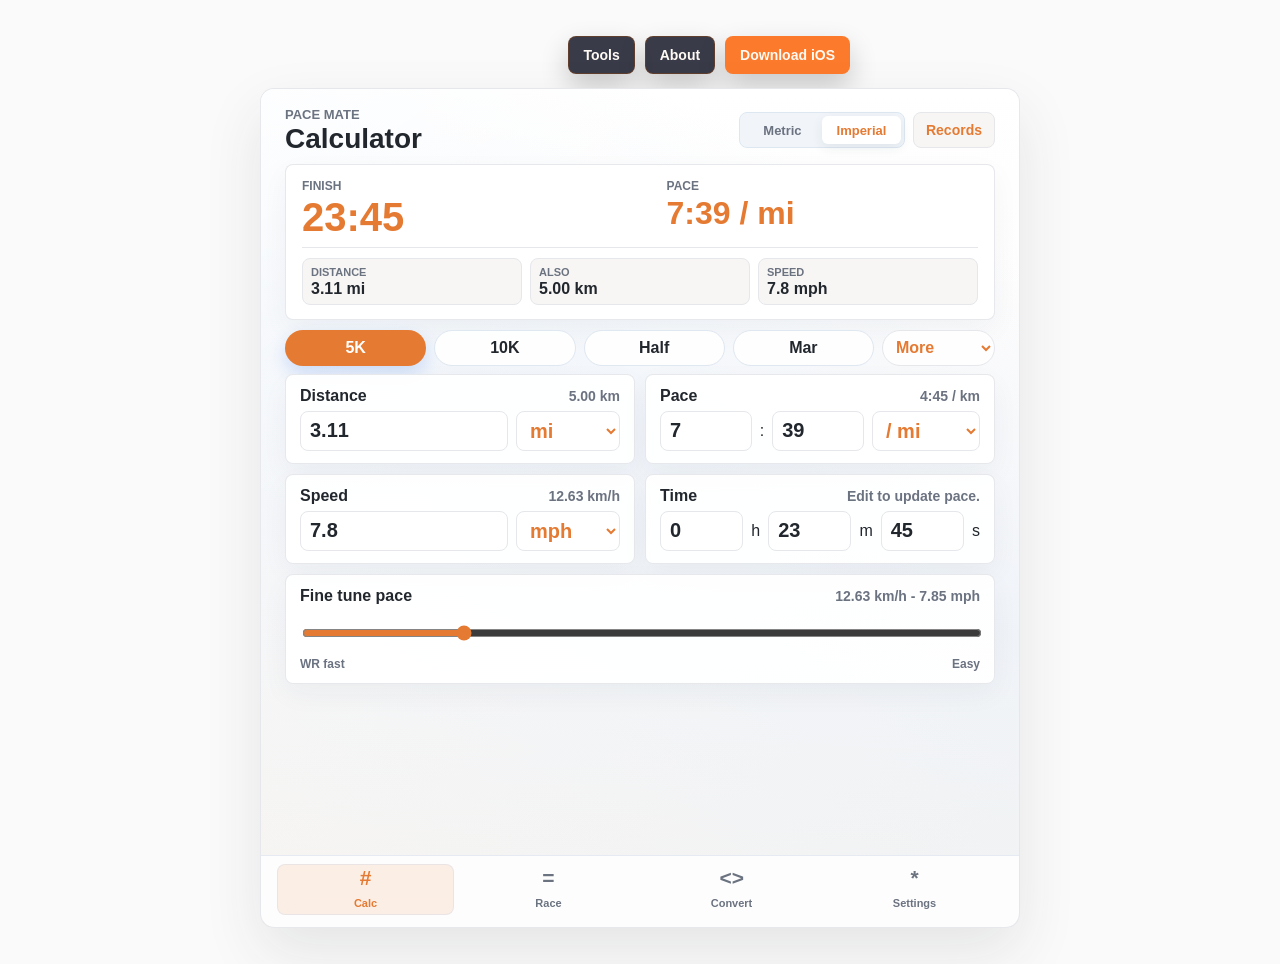
<file: src/pace-mate/index.html>
<!doctype html>
<html lang="en">
<head>
  <meta charset="utf-8" />
  <meta name="viewport" content="width=device-width, initial-scale=1" />
  <title>Pace Mate | Running Tools</title>
  <meta name="description" content="Convert running pace, speed, distance, race targets, and splits across metric and imperial units." />
  <link rel="stylesheet" href="./styles.css" />
</head>
<body class="web-tool">
  <main class="shell">
    <div class="tool-frame">
      <nav class="app-links" aria-label="Pace Mate links">
        <a href="../index.html">Tools</a>
        <a href="./about.html">About</a>
        <a href="https://apps.apple.com/app/pace-mate" rel="noopener">Download iOS</a>
      </nav>

      <section class="phone" aria-label="Pace Mate web app">
      <div class="statusbar">
        <span>17:40</span>
        <span class="status-icons">LTE 61%</span>
      </div>

      <section class="screen active" id="calculator-screen">
        <header class="screen-head">
          <div>
            <p class="eyebrow">Pace Mate</p>
            <h1>Calculator</h1>
          </div>
          <div class="head-actions">
            <div class="unit-toggle" aria-label="Unit mode">
              <button class="unit-choice active" data-display-unit="metric" type="button">Metric</button>
              <button class="unit-choice" data-display-unit="imperial" type="button">Imperial</button>
            </div>
            <button class="record-open" id="record-toggle" type="button">Records</button>
          </div>
        </header>

        <section class="hero-panel">
          <div class="metric-pair">
            <div>
              <span class="label">Finish</span>
              <strong id="summary-time">23:45</strong>
            </div>
            <div>
              <span class="label">Pace</span>
              <strong id="summary-pace">4:45 / km</strong>
            </div>
          </div>
          <div class="dual-readout">
            <span><em>Distance</em><strong id="summary-distance">5.00 km</strong></span>
            <span><em>Also</em><strong id="summary-distance-alt">3.11 mi</strong></span>
            <span><em>Speed</em><strong id="summary-speed">12.6 km/h</strong></span>
          </div>
        </section>

        <div class="preset-row" aria-label="Quick race distances">
          <button class="chip active" data-km="5" type="button">5K</button>
          <button class="chip" data-km="10" type="button">10K</button>
          <button class="chip" data-km="21.0975" type="button">Half</button>
          <button class="chip" data-km="42.195" type="button">Mar</button>
          <select class="preset-select" id="preset-select" aria-label="More distances">
            <option value="">More</option>
            <option value="0.4">400 m</option>
            <option value="0.8">800 m</option>
            <option value="1.5">1500 m</option>
            <option value="1.609344">1 mile</option>
            <option value="3">3K</option>
            <option value="50">50K</option>
            <option value="80.4672">50M</option>
            <option value="100">100K</option>
            <option value="160.9344">100M</option>
            <option value="321.8688">200M</option>
          </select>
        </div>

        <div class="calculator-stack">
          <section class="input-card">
            <div class="input-title">
              <span>Distance</span>
              <span class="hint" id="distance-hint">3.11 mi</span>
            </div>
            <div class="field-row">
              <input id="distance-value" inputmode="decimal" type="number" min="0.1" max="500" step="0.01" value="5.00" aria-label="Distance value" />
              <select id="distance-unit" aria-label="Distance unit">
                <option value="km">km</option>
                <option value="mi">mi</option>
              </select>
            </div>
          </section>

          <section class="input-card">
            <div class="input-title">
              <span>Pace</span>
              <span class="hint" id="pace-hint">7:39 / mi</span>
            </div>
            <div class="field-row pace-time">
              <input id="pace-min" inputmode="numeric" type="number" min="1" max="40" value="4" aria-label="Pace minutes" />
              <span>:</span>
              <input id="pace-sec" inputmode="numeric" type="number" min="0" max="59" value="45" aria-label="Pace seconds" />
              <select id="pace-unit" aria-label="Pace unit">
                <option value="km">/ km</option>
                <option value="mi">/ mi</option>
              </select>
            </div>
          </section>

          <section class="input-card">
            <div class="input-title">
              <span>Speed</span>
              <span class="hint" id="speed-hint">7.85 mph</span>
            </div>
            <div class="field-row">
              <input id="speed-value" inputmode="decimal" type="number" min="1" max="45" step="0.1" value="12.6" aria-label="Speed value" />
              <select id="speed-unit" aria-label="Speed unit">
                <option value="kmh">km/h</option>
                <option value="mph">mph</option>
              </select>
            </div>
          </section>

          <section class="input-card">
            <div class="input-title">
              <span>Time</span>
              <span class="hint">Edit to update pace.</span>
            </div>
            <div class="field-row compact-time">
              <input id="time-hours" inputmode="numeric" type="number" min="0" max="99" value="0" aria-label="Time hours" />
              <span>h</span>
              <input id="time-min" inputmode="numeric" type="number" min="0" max="59" value="23" aria-label="Time minutes" />
              <span>m</span>
              <input id="time-sec" inputmode="numeric" type="number" min="0" max="59" value="45" aria-label="Time seconds" />
              <span>s</span>
            </div>
          </section>

          <section class="slider-card">
            <div class="input-title">
              <span>Fine tune pace</span>
              <span class="hint" id="speed-readout">12.63 km/h - 7.85 mph</span>
            </div>
            <input id="pace-slider" type="range" min="100" max="900" value="285" aria-label="Fine tune pace" />
            <div class="slider-scale">
              <span>WR fast</span>
              <span>Easy</span>
            </div>
          </section>
        </div>
      </section>

      <section class="screen" id="race-screen">
        <header class="screen-head">
          <div>
            <p class="eyebrow">Race tools</p>
            <h1>Race</h1>
          </div>
        </header>

        <div class="mode-toggle">
          <button class="mode-choice active" data-race-mode="predict" type="button">Times</button>
          <button class="mode-choice" data-race-mode="targets" type="button">Targets</button>
        </div>

        <section class="hero-panel race-hero">
          <label>
            <span class="label">Selected race</span>
            <select id="race-select">
              <option id="current-race-option" value="current" hidden>Current</option>
              <option value="0.4">400 m</option>
              <option value="0.8">800 m</option>
              <option value="1.5">1500 m</option>
              <option value="1.609344">1 mile</option>
              <option value="3">3K</option>
              <option value="5" selected>5K</option>
              <option value="10">10K</option>
              <option value="21.0975">Half</option>
              <option value="42.195">Marathon</option>
              <option value="50">50K</option>
              <option value="80.4672">50M</option>
              <option value="100">100K</option>
              <option value="160.9344">100M</option>
              <option value="321.8688">200M</option>
            </select>
          </label>
          <strong id="race-selected-time">23:45</strong>
          <div class="race-hero-foot">
            <span id="race-selected-sub">4:45 / km - 7:39 / mi</span>
            <button class="share-plan" id="share-plan" type="button">Share plan</button>
          </div>
        </section>

        <section class="race-panel slider-card" data-panel="predict">
          <div class="input-title">
            <span>Vary pace</span>
            <span class="hint" id="race-pace-label">4:45 / km</span>
          </div>
          <input id="race-pace-slider" type="range" min="100" max="900" value="285" aria-label="Race pace" />
          <div class="slider-scale">
            <span>WR fast</span>
            <span>Long run</span>
          </div>
        </section>

        <section class="race-panel table-card" data-panel="predict">
          <div class="predict-row">
            <span class="hint" id="predict-label">Equivalent race times</span>
            <div class="predict-toggle" role="group" aria-label="Prediction model">
              <button class="predict-choice active" data-predict="true" type="button">Predicted</button>
              <button class="predict-choice" data-predict="false" type="button">Even pace</button>
            </div>
          </div>
          <div class="table-head">
            <span>Race</span>
            <span>Time</span>
            <span>Pace</span>
          </div>
          <div id="race-table"></div>
        </section>

        <section class="target-panel hidden table-card" data-panel="targets">
          <div class="target-title">
            <span class="label" id="target-race-label">5K targets</span>
          </div>
          <div class="table-head target-head">
            <span>Target</span>
            <span>/ km</span>
            <span>/ mi</span>
          </div>
          <div id="target-table"></div>
        </section>
      </section>

      <section class="screen" id="converter-screen">
        <header class="screen-head">
          <div>
            <p class="eyebrow">Quick convert</p>
            <h1>Convert</h1>
          </div>
        </header>

        <section class="table-card convert-table">
          <div class="convert-lanes-head">
            <span></span>
            <span class="lane-chip">Metric</span>
            <span class="lane-chip">Imperial</span>
          </div>

          <div class="convert-row">
            <span class="convert-label">Distance</span>
            <div class="lane-field">
              <input id="convert-km" inputmode="decimal" type="number" min="0" max="500" step="0.01" aria-label="Kilometers" />
              <em>km</em>
            </div>
            <div class="lane-field">
              <input id="convert-mi" inputmode="decimal" type="number" min="0" max="310" step="0.01" aria-label="Miles" />
              <em>mi</em>
            </div>
          </div>

          <div class="convert-row">
            <span class="convert-label">Pace</span>
            <div class="lane-field lane-pace">
              <input id="convert-pace-km-min" inputmode="numeric" type="number" min="1" max="60" aria-label="Kilometer pace minutes" />
              <span>:</span>
              <input id="convert-pace-km-sec" inputmode="numeric" type="number" min="0" max="59" aria-label="Kilometer pace seconds" />
              <em>/km</em>
            </div>
            <div class="lane-field lane-pace">
              <input id="convert-pace-mi-min" inputmode="numeric" type="number" min="1" max="60" aria-label="Mile pace minutes" />
              <span>:</span>
              <input id="convert-pace-mi-sec" inputmode="numeric" type="number" min="0" max="59" aria-label="Mile pace seconds" />
              <em>/mi</em>
            </div>
          </div>

          <div class="convert-row">
            <span class="convert-label">Speed</span>
            <div class="lane-field">
              <input id="convert-speed-km" inputmode="decimal" type="number" min="1" max="45" step="0.1" aria-label="Kilometers per hour" />
              <em>km/h</em>
            </div>
            <div class="lane-field">
              <input id="convert-speed-mi" inputmode="decimal" type="number" min="1" max="28" step="0.1" aria-label="Miles per hour" />
              <em>mph</em>
            </div>
          </div>

          <div class="convert-time-row">
            <span class="convert-label">Time</span>
            <strong id="convert-time">23:45</strong>
            <span class="hint" id="convert-time-note">5K · same in both units</span>
          </div>
        </section>

        <section class="table-card cheat-card">
          <div class="input-title">
            <span>Pace cheat sheet</span>
            <span class="hint">Tap a pace to apply it</span>
          </div>
          <div class="cheat-head">
            <span>Pace / km</span>
            <span>Pace / mi</span>
          </div>
          <div id="cheat-sheet"></div>
        </section>

        <section class="zone-card">
          <div class="input-title">
            <span>Training zones</span>
            <span class="hint" id="zone-source">From 23:45 5 km</span>
          </div>
          <div id="zone-list"></div>
        </section>
      </section>

      <section class="screen" id="settings-screen">
        <header class="screen-head">
          <div>
            <p class="eyebrow">Defaults</p>
            <h1>Settings</h1>
          </div>
        </header>

        <section class="settings-panel appearance-panel">
          <div class="input-title">
            <span>Appearance</span>
            <span class="hint">Dark is Monokai-inspired</span>
          </div>
          <div class="appearance-toggle" role="group" aria-label="Appearance">
            <button class="appearance-choice" data-appearance="system" type="button">System</button>
            <button class="appearance-choice" data-appearance="light" type="button">Light</button>
            <button class="appearance-choice" data-appearance="dark" type="button">Dark</button>
          </div>
        </section>

        <section class="settings-panel">
          <label class="setting-toggle">
            <span>
              <strong>Use target times as defaults</strong>
              <em>When you choose a saved race distance, the calculator uses that finish time.</em>
            </span>
            <input id="use-target-defaults" type="checkbox" checked />
          </label>
          <div id="target-settings-list"></div>
        </section>
      </section>

      <nav class="tabbar" aria-label="App tabs">
        <button class="tab active" data-screen="calculator-screen" type="button">
          <span class="tab-icon">#</span>
          <span>Calc</span>
        </button>
        <button class="tab" data-screen="race-screen" type="button">
          <span class="tab-icon">=</span>
          <span>Race</span>
        </button>
        <button class="tab" data-screen="converter-screen" type="button">
          <span class="tab-icon">&lt;&gt;</span>
          <span>Convert</span>
        </button>
        <button class="tab" data-screen="settings-screen" type="button">
          <span class="tab-icon">*</span>
          <span>Settings</span>
        </button>
      </nav>
      </section>
    </div>

    <div class="modal hidden" id="record-modal" role="dialog" aria-modal="true" aria-labelledby="record-modal-title">
      <button class="modal-backdrop" id="record-modal-backdrop" type="button" aria-label="Close records"></button>
      <section class="modal-panel" aria-label="Record comparisons">
        <header class="modal-head">
          <div>
            <p class="eyebrow">Record check</p>
            <h2 id="record-modal-title">Compare this run</h2>
            <p id="record-toggle-label">Benchmarks for current distance</p>
          </div>
          <button class="modal-close" id="record-modal-close" type="button" aria-label="Close records">Close</button>
        </header>
        <div class="record-panel" id="record-panel"></div>
      </section>
    </div>
  </main>

  <script src="./app.js"></script>
</body>
</html>
</file>
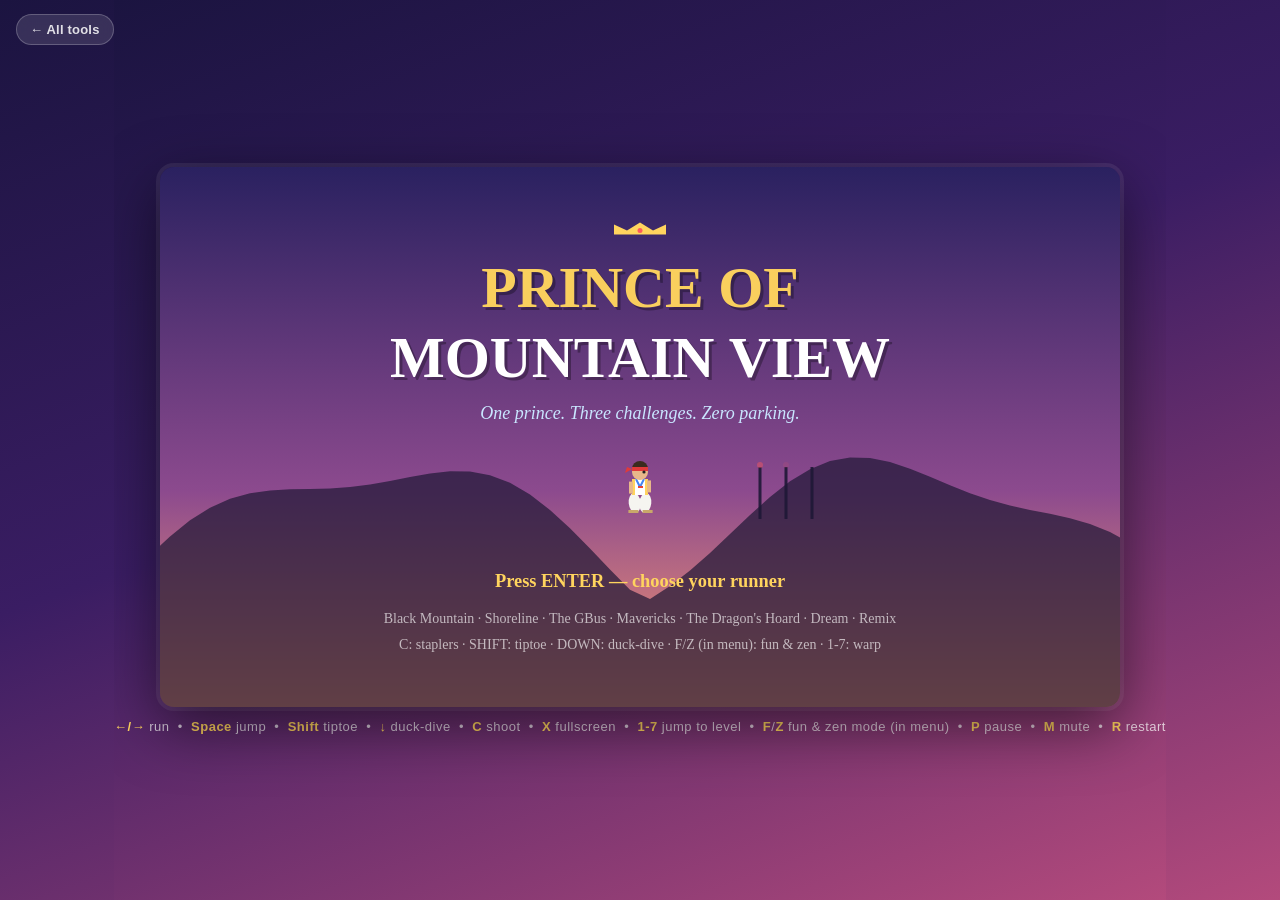
<file: src/prince-of-mountain-view/index.html>
<!DOCTYPE html>
<html lang="en">
<head>
<meta charset="UTF-8">
<meta name="viewport" content="width=device-width, initial-scale=1.0">
<title>Prince of Mountain View</title>
<link rel="icon" href="../favicon.svg" type="image/svg+xml" />
<style>
  .home-link {
    position: fixed; top: 14px; left: 16px; z-index: 10;
    display: inline-flex; align-items: center; gap: 6px;
    padding: 7px 13px; border-radius: 999px;
    background: rgba(255,255,255,.12); border: 1px solid rgba(255,255,255,.22);
    color: rgba(255,255,255,.85); text-decoration: none;
    font-size: 13px; font-weight: 600; letter-spacing: .2px;
    backdrop-filter: blur(6px);
  }
  .home-link:hover { background: rgba(255,255,255,.2); color: #fff; }
  #wrap:fullscreen ~ .home-link, :fullscreen .home-link { display: none; }
  html, body {
    margin: 0; padding: 0; height: 100%;
    background: linear-gradient(160deg, #1b1440 0%, #3a1d63 45%, #b34a7c 100%);
    display: flex; flex-direction: column; align-items: center; justify-content: center;
    font-family: "Trebuchet MS", "Segoe UI", sans-serif;
    overflow: hidden;
  }
  #wrap { position: relative; }
  canvas {
    display: block;
    border-radius: 14px;
    box-shadow: 0 18px 60px rgba(0,0,0,.55), 0 0 0 4px rgba(255,255,255,.08);
    max-width: 96vw; max-height: 86vh;
  }
  #hint {
    margin-top: 12px; color: rgba(255,255,255,.75); font-size: 13px;
    letter-spacing: .5px; text-align: center; user-select: none;
  }
  #hint b { color: #ffd45e; }
  #wrap:fullscreen {
    display: flex; align-items: center; justify-content: center;
    background: #14102a;
  }
  #wrap:fullscreen canvas {
    width: min(100vw, calc(100vh * 16 / 9));
    height: auto; max-width: 100vw; max-height: 100vh;
    border-radius: 0; box-shadow: none;
  }
</style>
</head>
<body>
  <a href="../index.html" class="home-link">← All tools</a>
  <div id="wrap"><canvas id="game" width="960" height="540"></canvas></div>
  <div id="hint">
    <b>&larr;/&rarr;</b> run &nbsp;&bull;&nbsp; <b>Space</b> jump &nbsp;&bull;&nbsp; <b>Shift</b> tiptoe &nbsp;&bull;&nbsp; <b>&darr;</b> duck-dive &nbsp;&bull;&nbsp; <b>C</b> shoot &nbsp;&bull;&nbsp;
    <b>X</b> fullscreen &nbsp;&bull;&nbsp; <b>1-7</b> jump to level &nbsp;&bull;&nbsp; <b>F</b>/<b>Z</b> fun &amp; zen mode (in menu) &nbsp;&bull;&nbsp;
    <b>P</b> pause &nbsp;&bull;&nbsp; <b>M</b> mute &nbsp;&bull;&nbsp; <b>R</b> restart
  </div>
  <script src="js/audio.js"></script>
  <script src="js/levels.js"></script>
  <script src="js/game.js"></script>
</body>
</html>
</file>
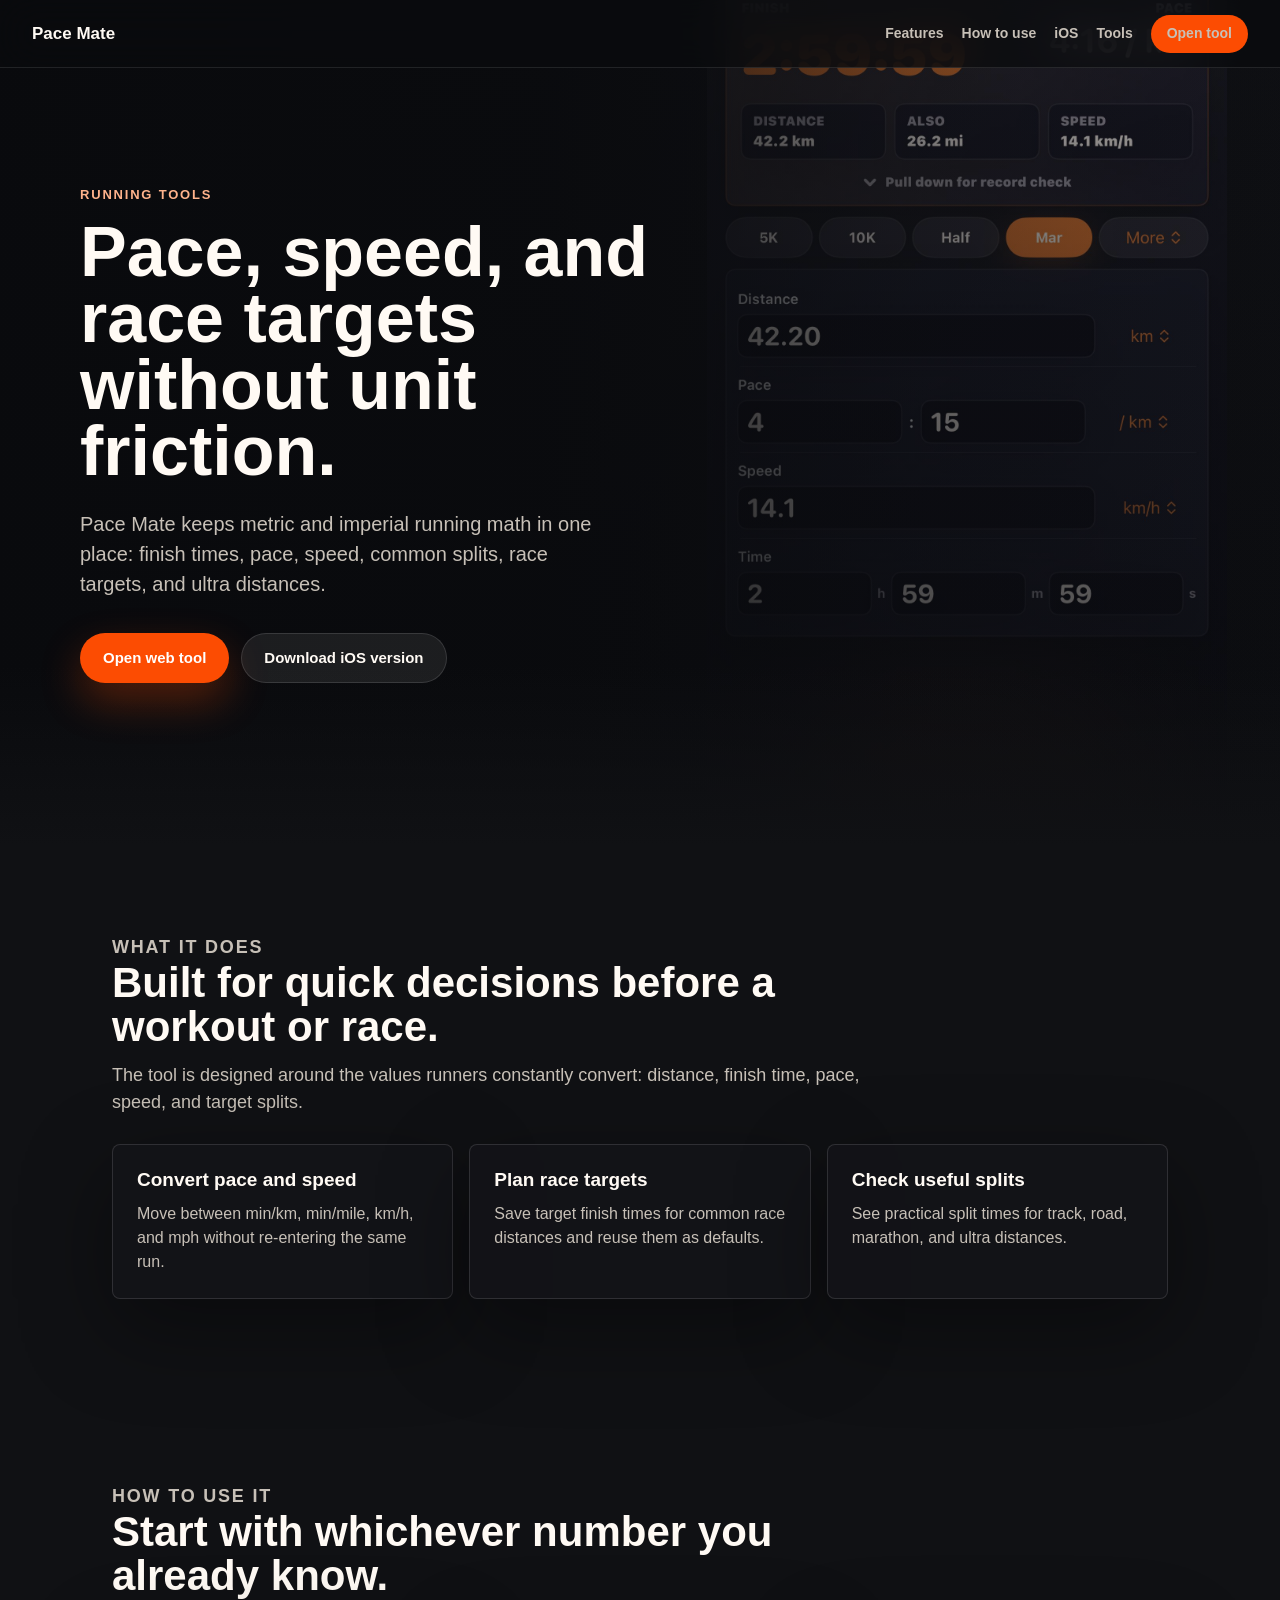
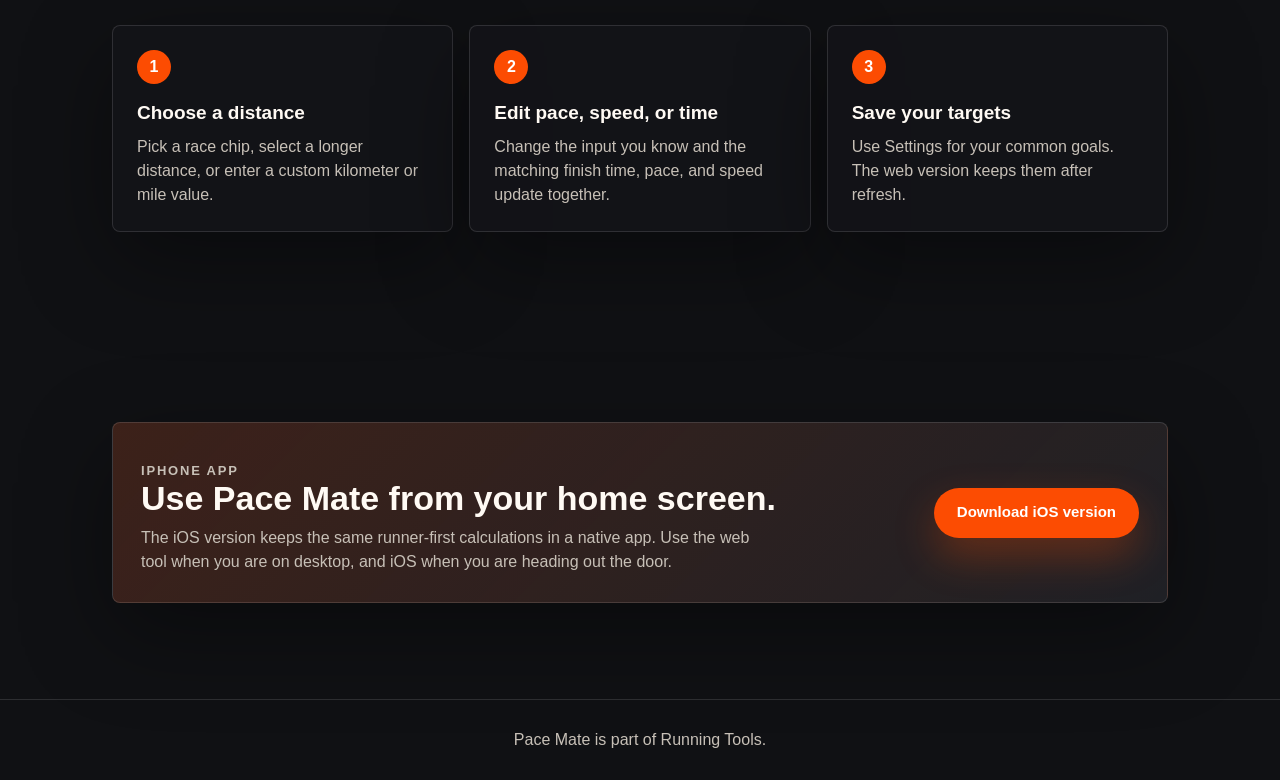
<file: src/pace-mate/about.html>
<!doctype html>
<html lang="en">
<head>
  <meta charset="utf-8" />
  <meta name="viewport" content="width=device-width, initial-scale=1" />
  <title>Pace Mate | Running pace and race calculator</title>
  <meta name="description" content="Pace Mate is a running calculator for pace, speed, race targets, common splits, and metric or imperial conversions." />
  <style>
    *, *::before, *::after { box-sizing: border-box; }

    :root {
      --bg: #101114;
      --ink: #fffaf4;
      --muted: #c7c0b7;
      --orange: #fc4c02;
      --orange-soft: rgba(252, 76, 2, 0.14);
      --panel: rgba(20, 21, 25, 0.76);
      --panel-strong: #18191e;
      --line: rgba(255, 255, 255, 0.12);
      --shadow: 0 30px 90px rgba(0, 0, 0, 0.38);
      font-family: -apple-system, BlinkMacSystemFont, "SF Pro Display", "Inter", "Segoe UI", sans-serif;
    }

    html { scroll-behavior: smooth; }

    body {
      margin: 0;
      background: var(--bg);
      color: var(--ink);
      font-size: 16px;
      line-height: 1.5;
    }

    a { color: inherit; }

    .site-nav {
      position: fixed;
      z-index: 5;
      top: 0;
      left: 0;
      right: 0;
      display: flex;
      align-items: center;
      justify-content: space-between;
      min-height: 68px;
      padding: 0 32px;
      border-bottom: 1px solid rgba(255, 255, 255, 0.10);
      background: rgba(10, 11, 14, 0.76);
      backdrop-filter: blur(22px);
    }

    .brand {
      font-size: 17px;
      font-weight: 800;
      text-decoration: none;
      letter-spacing: 0;
    }

    .nav-links {
      display: flex;
      align-items: center;
      gap: 18px;
    }

    .nav-links a {
      color: var(--muted);
      font-size: 14px;
      font-weight: 750;
      text-decoration: none;
    }

    .nav-links a:hover { color: var(--ink); }

    .nav-cta {
      min-height: 38px;
      display: inline-flex;
      align-items: center;
      padding: 0 16px;
      border-radius: 999px;
      background: var(--orange);
      color: #fff;
    }

    .hero {
      position: relative;
      min-height: 94vh;
      display: grid;
      align-items: center;
      padding: 110px 32px 68px;
      overflow: hidden;
      background:
        linear-gradient(90deg, rgba(9, 10, 13, 0.98) 0%, rgba(9, 10, 13, 0.86) 42%, rgba(9, 10, 13, 0.34) 72%, rgba(9, 10, 13, 0.10) 100%),
        linear-gradient(180deg, rgba(9, 10, 13, 0.22) 0%, rgba(9, 10, 13, 0.72) 100%),
        url("./assets/pace-mate.jpeg") right 7% center / min(48vw, 520px) auto no-repeat,
        #111216;
    }

    .hero::after {
      content: "";
      position: absolute;
      inset: auto 0 0;
      height: 180px;
      background: linear-gradient(180deg, transparent, var(--bg));
      pointer-events: none;
    }

    .hero-inner {
      position: relative;
      z-index: 1;
      width: min(100%, 1120px);
      margin: 0 auto;
      transform: translateY(-10px);
    }

    .eyebrow {
      margin: 0 0 14px;
      color: #ffb38c;
      font-size: 13px;
      font-weight: 850;
      letter-spacing: 1.8px;
      text-transform: uppercase;
    }

    h1 {
      max-width: 640px;
      margin: 0;
      font-size: 70px;
      line-height: 0.95;
      letter-spacing: 0;
    }

    .hero-copy {
      max-width: 540px;
      margin: 24px 0 0;
      color: var(--muted);
      font-size: 20px;
    }

    .hero-actions {
      display: flex;
      flex-wrap: wrap;
      gap: 12px;
      margin-top: 34px;
    }

    .button {
      min-height: 50px;
      display: inline-flex;
      align-items: center;
      justify-content: center;
      gap: 9px;
      padding: 0 22px;
      border: 1px solid transparent;
      border-radius: 999px;
      font-size: 15px;
      font-weight: 850;
      text-decoration: none;
    }

    .button.primary {
      background: var(--orange);
      color: #fff;
      box-shadow: 0 18px 42px rgba(252, 76, 2, 0.30);
    }

    .button.secondary {
      border-color: var(--line);
      background: rgba(255, 255, 255, 0.08);
      color: var(--ink);
    }

    .content {
      width: min(100%, 1120px);
      margin: 0 auto;
      padding: 74px 32px 96px;
    }

    .section-head {
      max-width: 760px;
      margin-bottom: 28px;
    }

    h2 {
      margin: 0;
      font-size: 42px;
      line-height: 1.04;
      letter-spacing: 0;
    }

    .section-head p {
      margin: 14px 0 0;
      color: var(--muted);
      font-size: 18px;
    }

    .feature-grid,
    .steps-grid {
      display: grid;
      grid-template-columns: repeat(3, minmax(0, 1fr));
      gap: 16px;
    }

    .feature,
    .step,
    .download-panel {
      border: 1px solid var(--line);
      border-radius: 8px;
      background: var(--panel);
      box-shadow: var(--shadow);
    }

    .feature,
    .step {
      padding: 24px;
    }

    .feature strong,
    .step strong {
      display: block;
      margin-bottom: 10px;
      font-size: 19px;
      line-height: 1.2;
    }

    .feature p,
    .step p {
      margin: 0;
      color: var(--muted);
    }

    .step span {
      display: grid;
      place-items: center;
      width: 34px;
      height: 34px;
      margin-bottom: 18px;
      border-radius: 999px;
      background: var(--orange);
      color: #fff;
      font-weight: 900;
    }

    .download-panel {
      display: grid;
      grid-template-columns: minmax(0, 1fr) auto;
      gap: 24px;
      align-items: center;
      margin-top: 20px;
      padding: 28px;
      background:
        linear-gradient(135deg, rgba(252, 76, 2, 0.16), rgba(255, 255, 255, 0.03)),
        var(--panel-strong);
    }

    .download-panel h2 { font-size: 34px; }

    .download-panel p {
      max-width: 620px;
      margin: 10px 0 0;
      color: var(--muted);
    }

    footer {
      border-top: 1px solid var(--line);
      color: var(--muted);
      padding: 28px 32px;
      text-align: center;
    }

    @media (max-width: 820px) {
      .site-nav {
        padding: 0 18px;
      }

      .nav-links a:not(.nav-cta):not(.tools-link) {
        display: none;
      }

      .hero {
        min-height: 92vh;
        padding: 110px 20px 48px;
        background:
          linear-gradient(180deg, rgba(9, 10, 13, 0.40) 0%, rgba(9, 10, 13, 0.92) 46%, #101114 100%),
          url("./assets/pace-mate.jpeg") center top 74px / min(82vw, 360px) auto no-repeat,
          #111216;
      }

      .hero-inner {
        transform: none;
        padding-top: min(72vw, 330px);
      }

      h1 {
        font-size: 48px;
      }

      .hero-copy {
        font-size: 18px;
      }

      .content {
        padding: 58px 20px 74px;
      }

      h2 {
        font-size: 34px;
      }

      .feature-grid,
      .steps-grid,
      .download-panel {
        grid-template-columns: 1fr;
      }

      .download-panel .button {
        width: 100%;
      }
    }
  </style>
</head>
<body>
  <nav class="site-nav" aria-label="Primary">
    <a class="brand" href="./about.html">Pace Mate</a>
    <div class="nav-links">
      <a href="#features">Features</a>
      <a href="#how-to-use">How to use</a>
      <a href="#ios-download">iOS</a>
      <a class="tools-link" href="../index.html">Tools</a>
      <a class="nav-cta" href="./index.html">Open tool</a>
    </div>
  </nav>

  <header class="hero">
    <div class="hero-inner">
      <p class="eyebrow">Running Tools</p>
      <h1>Pace, speed, and race targets without unit friction.</h1>
      <p class="hero-copy">
        Pace Mate keeps metric and imperial running math in one place:
        finish times, pace, speed, common splits, race targets, and ultra distances.
      </p>
      <div class="hero-actions">
        <a class="button primary" href="./index.html">Open web tool</a>
        <a class="button secondary" href="https://apps.apple.com/app/pace-mate" rel="noopener">Download iOS version</a>
      </div>
    </div>
  </header>

  <main>
    <section class="content" id="features">
      <div class="section-head">
        <p class="eyebrow">What it does</p>
        <h2>Built for quick decisions before a workout or race.</h2>
        <p>
          The tool is designed around the values runners constantly convert:
          distance, finish time, pace, speed, and target splits.
        </p>
      </div>

      <div class="feature-grid">
        <article class="feature">
          <strong>Convert pace and speed</strong>
          <p>Move between min/km, min/mile, km/h, and mph without re-entering the same run.</p>
        </article>
        <article class="feature">
          <strong>Plan race targets</strong>
          <p>Save target finish times for common race distances and reuse them as defaults.</p>
        </article>
        <article class="feature">
          <strong>Check useful splits</strong>
          <p>See practical split times for track, road, marathon, and ultra distances.</p>
        </article>
      </div>
    </section>

    <section class="content" id="how-to-use">
      <div class="section-head">
        <p class="eyebrow">How to use it</p>
        <h2>Start with whichever number you already know.</h2>
      </div>

      <div class="steps-grid">
        <article class="step">
          <span>1</span>
          <strong>Choose a distance</strong>
          <p>Pick a race chip, select a longer distance, or enter a custom kilometer or mile value.</p>
        </article>
        <article class="step">
          <span>2</span>
          <strong>Edit pace, speed, or time</strong>
          <p>Change the input you know and the matching finish time, pace, and speed update together.</p>
        </article>
        <article class="step">
          <span>3</span>
          <strong>Save your targets</strong>
          <p>Use Settings for your common goals. The web version keeps them after refresh.</p>
        </article>
      </div>
    </section>

    <section class="content" id="ios-download">
      <div class="download-panel">
        <div>
          <p class="eyebrow">iPhone app</p>
          <h2>Use Pace Mate from your home screen.</h2>
          <p>
            The iOS version keeps the same runner-first calculations in a native app.
            Use the web tool when you are on desktop, and iOS when you are heading out the door.
          </p>
        </div>
        <a class="button primary" href="https://apps.apple.com/app/pace-mate" rel="noopener">Download iOS version</a>
      </div>
    </section>
  </main>

  <footer>
    Pace Mate is part of Running Tools.
  </footer>
</body>
</html>
</file>
<file: src/pace-mate/styles.css>
:root {
  color-scheme: light;
  --bg: #fbfafa;
  --surface: #ffffff;
  --surface-soft: #f7f6f4;
  --ink: #22272e;
  --muted: #6b7280;
  --line: #e5e7eb;
  --blue: #e57a32;
  --blue-soft: rgba(229, 122, 50, 0.12);
  --green: #26875a;
  --green-soft: #eff9f3;
  --coral: #d95f46;
  --coral-soft: #fff3ef;
  --gold: #b97f31;
  --gold-soft: #fdf3e6;
  --card-glass: rgba(255, 255, 255, 0.92);
  --card-line: rgba(229, 231, 235, 0.94);
  --field-bg: rgba(255, 255, 255, 0.96);
  --shadow: 0 24px 58px rgba(31, 45, 61, 0.10);
  font-family: -apple-system, BlinkMacSystemFont, "SF Pro Display", "Inter", "Segoe UI", sans-serif;
}

* {
  box-sizing: border-box;
}

body {
  margin: 0;
  min-height: 100vh;
  background: var(--bg);
  color: var(--ink);
}

button,
input,
select {
  font: inherit;
}

button {
  cursor: pointer;
}

.shell {
  display: grid;
  grid-template-columns: minmax(340px, 430px);
  gap: 14px;
  align-items: center;
  justify-content: center;
  min-height: 100vh;
  padding: 36px;
}

.tool-frame {
  display: grid;
  gap: 14px;
  justify-items: center;
}

.app-links {
  width: min(100%, 420px);
  display: flex;
  flex-wrap: wrap;
  justify-content: flex-end;
  gap: 10px;
}

.app-links a {
  min-height: 38px;
  display: inline-flex;
  align-items: center;
  justify-content: center;
  padding: 0 14px;
  border: 1px solid rgba(101, 64, 45, 0.9);
  border-radius: 8px;
  background: rgba(31, 32, 48, 0.88);
  color: #fffaf4;
  font-size: 14px;
  font-weight: 850;
  text-decoration: none;
  box-shadow: 0 12px 28px rgba(0, 0, 0, 0.20);
}

.app-links a:hover,
.app-links a:focus-visible {
  border-color: #fc7a2b;
  background: rgba(252, 122, 43, 0.18);
  color: #fc7a2b;
  outline: 0;
}

.app-links a:last-child {
  border-color: transparent;
  background: #fc7a2b;
  color: #fffaf4;
}

.phone {
  position: relative;
  width: min(100%, 420px);
  height: min(900px, calc(100vh - 100px));
  min-height: 760px;
  overflow: hidden;
  border: 12px solid #111318;
  border-radius: 48px;
  background: linear-gradient(180deg, #ffffff 0%, #fbfafa 52%, #f6f4f1 100%);
  box-shadow: var(--shadow);
}

.phone::before {
  content: "";
  position: absolute;
  inset: 0;
  pointer-events: none;
  background:
    linear-gradient(145deg, rgba(255, 255, 255, 0.72) 0%, transparent 32%),
    linear-gradient(25deg, transparent 0%, rgba(226, 236, 248, 0.42) 54%, transparent 86%),
    linear-gradient(180deg, rgba(255, 255, 255, 0.52), transparent 44%);
}

.statusbar {
  position: relative;
  z-index: 1;
  display: flex;
  justify-content: space-between;
  align-items: center;
  height: 44px;
  padding: 0 24px;
  font-size: 15px;
  font-weight: 700;
  letter-spacing: 0;
  background: rgba(255, 255, 255, 0.76);
  backdrop-filter: blur(18px);
}

.status-icons {
  font-size: 13px;
}

.screen {
  position: relative;
  z-index: 1;
  display: none;
  height: calc(100% - 116px);
  overflow: hidden;
  padding: 14px 16px 18px;
}

.screen.active {
  display: block;
}

.hidden {
  display: none;
}

.screen-head {
  display: flex;
  align-items: center;
  justify-content: space-between;
  gap: 16px;
  margin: 0 0 8px;
}

.head-actions {
  display: flex;
  align-items: center;
  gap: 8px;
}

.eyebrow,
.label,
.hint {
  color: var(--muted);
}

.eyebrow {
  margin: 0 0 3px;
  font-size: 13px;
  font-weight: 800;
  text-transform: uppercase;
  letter-spacing: 0;
}

h1,
h2,
p {
  margin-top: 0;
}

h1 {
  margin-bottom: 0;
  font-size: 30px;
  line-height: 1.02;
  letter-spacing: 0;
}

h2 {
  margin-bottom: 12px;
  font-size: 36px;
  line-height: 1.06;
  letter-spacing: 0;
}

.icon-button {
  width: 48px;
  height: 48px;
  border: 1px solid var(--line);
  border-radius: 50%;
  background: var(--surface);
  color: var(--ink);
  font-size: 24px;
  font-weight: 800;
  box-shadow: 0 6px 16px rgba(15, 23, 42, 0.07);
}

.action-button {
  min-width: 82px;
  min-height: 38px;
  border: 1px solid #dbe7f6;
  border-radius: 999px;
  background: rgba(255, 255, 255, 0.94);
  color: var(--blue);
  padding: 0 14px;
  font-size: 14px;
  font-weight: 850;
  box-shadow: 0 6px 16px rgba(31, 45, 61, 0.06);
}

.action-button.done {
  border-color: #d7eadf;
  color: var(--green);
  background: var(--green-soft);
}

.unit-toggle,
.mode-toggle {
  display: grid;
  grid-template-columns: 1fr 1fr;
  min-height: 36px;
  padding: 3px;
  border: 1px solid #dde7f2;
  border-radius: 8px;
  background: rgba(239, 244, 250, 0.88);
}

.unit-toggle {
  width: 166px;
}

.mode-toggle {
  margin-bottom: 10px;
}

.unit-choice,
.mode-choice {
  border: 0;
  border-radius: 6px;
  background: transparent;
  color: var(--muted);
  font-size: 13px;
  font-weight: 850;
}

.unit-choice.active,
.mode-choice.active {
  background: var(--surface);
  color: var(--blue);
  box-shadow: 0 4px 12px rgba(31, 45, 61, 0.08);
}

.hero-panel,
.input-card,
.slider-card,
.table-card,
.convert-card {
  border: 1px solid var(--card-line);
  border-radius: 8px;
  background: var(--card-glass);
  box-shadow: 0 10px 28px rgba(31, 45, 61, 0.045);
}

.hero-panel {
  border-color: var(--card-line);
  background: var(--surface);
  padding: 11px 13px;
  margin-bottom: 8px;
}

.metric-pair {
  display: grid;
  grid-template-columns: 1fr 1fr;
  gap: 12px;
}

.metric-pair strong {
  display: block;
  margin-top: 4px;
  font-size: 27px;
  line-height: 1;
  letter-spacing: 0;
}

#summary-time,
#summary-pace,
#race-selected-time {
  color: var(--blue);
}

.label {
  display: block;
  font-size: 12px;
  font-weight: 800;
  text-transform: uppercase;
  letter-spacing: 0;
}

.dual-readout {
  display: grid;
  grid-template-columns: repeat(3, minmax(0, 1fr));
  gap: 8px;
  margin-top: 8px;
  padding-top: 8px;
  border-top: 1px solid var(--line);
}

.dual-readout span {
  min-width: 0;
  padding: 7px 8px;
  border: 1px solid var(--line);
  border-radius: 8px;
  background: var(--surface-soft);
}

.dual-readout em,
.dual-readout strong {
  display: block;
}

.dual-readout em {
  color: var(--muted);
  font-size: 11px;
  font-style: normal;
  font-weight: 900;
  text-transform: uppercase;
}

.dual-readout strong {
  margin-top: 3px;
  color: var(--ink);
  font-size: 16px;
  font-weight: 850;
  line-height: 1;
  white-space: nowrap;
}

.record-open,
.record-row {
  width: 100%;
  border: 1px solid var(--line);
  border-radius: 8px;
  background: var(--surface-soft);
  color: var(--ink);
}

.record-open {
  width: auto;
  min-height: 36px;
  padding: 0 12px;
  color: var(--blue);
  font-size: 14px;
  font-weight: 900;
}

.record-panel {
  display: grid;
  gap: 8px;
  margin-top: 8px;
}

.record-row {
  display: grid;
  grid-template-columns: minmax(0, 1fr) auto;
  gap: 12px;
  align-items: center;
  padding: 10px;
  text-align: left;
}

.record-row span,
.record-row em,
.record-row strong,
.record-row small {
  display: block;
  min-width: 0;
}

.record-row em {
  color: var(--muted);
  font-size: 11px;
  font-style: normal;
  font-weight: 900;
  text-transform: uppercase;
}

.record-row strong {
  margin-top: 2px;
  font-size: 15px;
  font-weight: 900;
  white-space: nowrap;
  overflow: hidden;
  text-overflow: ellipsis;
}

.record-row small {
  margin-top: 2px;
  color: var(--muted);
  font-size: 11px;
  font-weight: 700;
  white-space: nowrap;
  overflow: hidden;
  text-overflow: ellipsis;
}

.record-time {
  text-align: right;
}

.record-time strong {
  color: var(--blue);
  font-size: 20px;
}

.record-empty {
  margin: 0;
  padding: 12px;
  border: 1px solid var(--line);
  border-radius: 8px;
  color: var(--muted);
  background: var(--surface-soft);
  font-size: 14px;
  font-weight: 750;
}

.modal {
  position: fixed;
  z-index: 30;
  inset: 0;
  display: grid;
  place-items: center;
  padding: 24px;
}

.modal.hidden {
  display: none;
}

.modal-backdrop {
  position: absolute;
  inset: 0;
  border: 0;
  background: rgba(0, 0, 0, 0.64);
}

.modal-panel {
  position: relative;
  z-index: 1;
  width: min(100%, 560px);
  max-height: min(760px, calc(100vh - 48px));
  overflow: auto;
  padding: 18px;
  border: 1px solid var(--card-line);
  border-radius: 12px;
  background:
    radial-gradient(circle at 50% 0%, var(--blue-soft), transparent 38%),
    var(--surface);
  box-shadow: var(--shadow);
}

.modal-head {
  display: flex;
  align-items: flex-start;
  justify-content: space-between;
  gap: 16px;
  margin-bottom: 14px;
}

.modal-head h2 {
  margin-bottom: 4px;
  font-size: 28px;
}

.modal-head p:not(.eyebrow) {
  margin: 0;
  color: var(--muted);
  font-size: 14px;
  font-weight: 750;
}

.modal-close {
  min-height: 36px;
  border: 1px solid var(--line);
  border-radius: 8px;
  background: var(--surface-soft);
  color: var(--ink);
  padding: 0 12px;
  font-size: 13px;
  font-weight: 900;
}

.preset-row {
  display: grid;
  grid-template-columns: repeat(4, minmax(0, 1fr)) 96px;
  gap: 6px;
  padding: 0 0 6px;
}

.chip {
  min-width: 0;
  min-height: 34px;
  border: 1px solid #dfe7f1;
  border-radius: 999px;
  background: rgba(255, 255, 255, 0.9);
  color: var(--ink);
  font-size: 14px;
  font-weight: 800;
}

.chip.ultra {
  border-color: #d7eadf;
  color: var(--green);
}

.chip.ultra.active {
  color: #fff;
  background: var(--green);
}

.chip.active {
  border-color: transparent;
  background: var(--blue);
  color: #fff;
  box-shadow: 0 8px 18px rgba(47, 111, 237, 0.20);
}

.preset-select {
  min-height: 34px;
  border-radius: 999px;
  background: rgba(255, 255, 255, 0.9);
  color: var(--blue);
  font-size: 14px;
  font-weight: 850;
  padding: 0 9px;
}

.input-stack {
  display: grid;
  gap: 8px;
}

.calculator-stack {
  gap: 0;
  padding: 3px 10px;
  border: 1px solid var(--card-line);
  border-radius: 8px;
  background: var(--card-glass);
  box-shadow: 0 10px 28px rgba(31, 45, 61, 0.04);
}

.input-card,
.slider-card,
.table-card {
  padding: 10px;
}

.calculator-stack .input-card,
.calculator-stack .slider-card {
  padding: 6px 0;
  border: 0;
  border-bottom: 1px solid rgba(229, 235, 243, 0.82);
  border-radius: 0;
  background: transparent;
  box-shadow: none;
}

.calculator-stack .slider-card {
  border-bottom: 0;
}

.input-title {
  display: flex;
  align-items: baseline;
  justify-content: space-between;
  gap: 12px;
  margin-bottom: 4px;
  font-size: 14px;
  font-weight: 850;
}

.hint {
  min-width: 0;
  text-align: right;
  font-size: 13px;
  font-weight: 700;
}

.field-row {
  display: grid;
  grid-template-columns: minmax(0, 1fr) 88px;
  gap: 8px;
  align-items: center;
}

.compact-time {
  grid-template-columns: minmax(48px, 1fr) auto minmax(48px, 1fr) auto minmax(48px, 1fr) auto;
}

.compact-time select {
  min-width: 78px;
}

.pace-time {
  grid-template-columns: minmax(54px, 1fr) auto minmax(54px, 1fr) 88px;
}

input,
select {
  width: 100%;
  min-height: 36px;
  border: 1px solid var(--line);
  border-radius: 8px;
  background: var(--field-bg);
  color: var(--ink);
  padding: 0 9px;
  font-size: 18px;
  font-weight: 780;
  letter-spacing: 0;
}

select {
  color: var(--blue);
}

input:focus,
select:focus,
button:focus-visible {
  outline: 3px solid rgba(47, 111, 237, 0.18);
  outline-offset: 1px;
}

input[type="range"] {
  accent-color: var(--blue);
  padding: 0;
  border: 0;
  min-height: 24px;
  background: transparent;
}

.slider-scale {
  display: flex;
  justify-content: space-between;
  color: var(--muted);
  font-size: 12px;
  font-weight: 750;
}

.race-hero {
  display: grid;
  gap: 6px;
}

.race-hero select {
  margin-top: 2px;
}

.race-hero strong {
  color: var(--blue);
  font-size: 30px;
  line-height: 1;
}

#race-selected-sub {
  color: var(--muted);
  font-weight: 750;
}

.table-card {
  margin-top: 6px;
}

.table-head,
.table-row {
  display: grid;
  grid-template-columns: minmax(86px, 1.2fr) minmax(72px, 1fr) minmax(80px, 1fr);
  gap: 8px;
  align-items: center;
}

.target-head {
  grid-template-columns: minmax(78px, 1fr) minmax(64px, 1fr) minmax(64px, 1fr);
}

.target-title {
  margin-bottom: 8px;
}

.table-head {
  color: var(--muted);
  font-size: 12px;
  font-weight: 900;
  text-transform: uppercase;
  letter-spacing: 0;
  padding-bottom: 6px;
  border-bottom: 1px solid var(--line);
}

.table-row {
  min-height: 26px;
  border-bottom: 1px solid rgba(229, 235, 243, 0.76);
  font-size: 14px;
  font-weight: 760;
}

.table-row:last-child {
  border-bottom: 0;
}

.table-row span:nth-child(2),
.table-row span:nth-child(3) {
  text-align: right;
}

.converter-grid {
  display: grid;
  grid-template-columns: 1fr 1fr;
  gap: 8px;
  margin-bottom: 8px;
}

.convert-card {
  min-height: 76px;
  padding: 11px;
}

.converter-grid.imperial-first .imperial-card {
  order: -1;
}

.mini-time,
.mini-speed {
  display: grid;
  align-items: center;
  gap: 5px;
  margin-top: 8px;
}

.mini-time {
  grid-template-columns: minmax(38px, 1fr) auto minmax(38px, 1fr) auto;
}

.mini-speed {
  grid-template-columns: minmax(68px, 1fr) auto;
}

.mini-time input,
.mini-speed input {
  min-height: 34px;
  padding: 0 7px;
  color: var(--blue);
  font-size: 19px;
  font-weight: 880;
  text-align: center;
}

.mini-time span,
.mini-time em,
.mini-speed em {
  color: var(--muted);
  font-style: normal;
  font-size: 13px;
  font-weight: 850;
}

.split-card-section {
  padding: 10px;
  border: 1px solid rgba(229, 235, 243, 0.94);
  border-radius: 8px;
  background: rgba(255, 255, 255, 0.9);
  box-shadow: 0 10px 28px rgba(31, 45, 61, 0.04);
}

.split-card-grid {
  display: grid;
  grid-template-columns: repeat(2, 1fr);
  gap: 8px;
}

.split-card {
  min-height: 58px;
  padding: 10px;
  border: 1px solid #e5ebf3;
  border-radius: 8px;
  background: #fbfcfe;
}

.split-card.smart {
  border-color: #dbe7f6;
  background: var(--blue-soft);
}

.split-card span,
.split-card strong {
  display: block;
}

.split-card span {
  color: var(--muted);
  font-size: 12px;
  font-weight: 850;
  text-transform: uppercase;
}

.split-card strong {
  margin-top: 6px;
  color: var(--ink);
  font-size: 20px;
  line-height: 1;
  letter-spacing: 0;
}

.zone-card {
  padding: 10px;
  border: 1px solid var(--card-line);
  border-radius: 8px;
  background: var(--card-glass);
  box-shadow: 0 10px 28px rgba(31, 45, 61, 0.045);
}

#zone-list {
  display: grid;
  gap: 4px;
}

.zone-row {
  display: grid;
  grid-template-columns: 64px minmax(102px, 1fr) minmax(102px, 1fr);
  align-items: center;
  gap: 6px;
  min-height: 26px;
  padding: 4px 8px;
  border-radius: 8px;
  background: rgba(255, 255, 255, 0.86);
  font-size: 13px;
}

.zone-row span {
  font-weight: 900;
}

.zone-row strong,
.zone-row em {
  text-align: right;
  font-style: normal;
  font-weight: 800;
}

.zone-row em {
  color: var(--muted);
}

.zone-row.easy {
  background: var(--green-soft);
}

.zone-row.long {
  background: var(--blue-soft);
}

.zone-row.tempo {
  background: var(--gold-soft);
}

.zone-row.interval {
  background: var(--coral-soft);
}

.convert-card.accent strong {
  color: var(--green);
}

.settings-panel {
  padding: 10px;
  border: 1px solid var(--card-line);
  border-radius: 8px;
  background: var(--card-glass);
  box-shadow: 0 10px 28px rgba(31, 45, 61, 0.04);
}

.setting-toggle {
  display: grid;
  grid-template-columns: minmax(0, 1fr) auto;
  gap: 10px;
  align-items: center;
  padding: 8px 0 10px;
  border-bottom: 1px solid rgba(229, 235, 243, 0.82);
}

.setting-toggle strong,
.setting-toggle em {
  display: block;
}

.setting-toggle strong {
  font-size: 14px;
}

.setting-toggle em {
  margin-top: 2px;
  color: var(--muted);
  font-size: 12px;
  font-style: normal;
  line-height: 1.25;
}

.setting-toggle input {
  width: 22px;
  min-height: 22px;
  accent-color: var(--blue);
}

#target-settings-list {
  display: grid;
}

.target-setting-row {
  display: grid;
  grid-template-columns: 78px minmax(0, 1fr);
  gap: 10px;
  align-items: center;
  min-height: 43px;
  border-bottom: 1px solid rgba(229, 235, 243, 0.7);
}

.target-setting-row:last-child {
  border-bottom: 0;
}

.target-setting-row > span {
  font-size: 14px;
  font-weight: 850;
}

.target-time-fields {
  display: grid;
  grid-template-columns: minmax(34px, 1fr) auto minmax(34px, 1fr) auto minmax(34px, 1fr) auto;
  gap: 4px;
  align-items: center;
}

.target-time-fields input {
  min-height: 31px;
  padding: 0 4px;
  font-size: 15px;
  text-align: center;
}

.target-time-fields em {
  color: var(--muted);
  font-size: 11px;
  font-style: normal;
  font-weight: 850;
}

.double-field {
  display: grid;
  grid-template-columns: 1fr 1fr;
  gap: 10px;
}

.double-field label span {
  display: block;
  margin-bottom: 5px;
  color: var(--muted);
  font-size: 12px;
  font-weight: 850;
  text-transform: uppercase;
}

.tabbar {
  z-index: 2;
  position: absolute;
  left: 0;
  right: 0;
  bottom: 0;
  display: grid;
  grid-template-columns: repeat(4, 1fr);
  gap: 6px;
  height: 72px;
  padding: 8px 16px 12px;
  border-top: 1px solid rgba(229, 235, 243, 0.96);
  background: rgba(255, 255, 255, 0.82);
  backdrop-filter: blur(20px);
}

.tab {
  display: grid;
  justify-items: center;
  gap: 2px;
  border: 0;
  border-radius: 8px;
  background: transparent;
  color: var(--muted);
  font-size: 11px;
  font-weight: 850;
}

.tab.active {
  background: var(--blue-soft);
  color: var(--blue);
  box-shadow: inset 0 0 0 1px rgba(47, 111, 237, 0.08);
}

.tab-icon {
  display: grid;
  place-items: center;
  width: 24px;
  height: 24px;
  font-size: 21px;
  line-height: 1;
}

.mock-notes {
  max-width: 420px;
}

.mock-notes p {
  color: #3f4650;
  font-size: 17px;
  line-height: 1.55;
}

.note-list {
  display: grid;
  gap: 10px;
  margin-top: 24px;
}

.note-list div {
  padding: 16px;
  border: 1px solid rgba(229, 235, 243, 0.9);
  border-radius: 8px;
  background: rgba(255, 255, 255, 0.78);
  box-shadow: 0 10px 24px rgba(31, 45, 61, 0.045);
}

.note-list strong,
.note-list span {
  display: block;
}

.note-list strong {
  margin-bottom: 5px;
}

.note-list span {
  color: var(--muted);
  line-height: 1.42;
}

@media (max-width: 860px) {
  .shell {
    display: block;
    min-height: 100vh;
    padding: 0;
  }

  .phone {
    width: 100%;
    height: 100vh;
    min-height: 720px;
    border: 0;
    border-radius: 0;
  }

  .mock-notes {
    display: none;
  }
}

@media (max-width: 390px) {
  .screen {
    padding-left: 12px;
    padding-right: 12px;
  }

  h1 {
    font-size: 24px;
  }

  .metric-pair strong {
    font-size: 26px;
  }

  input,
  select {
    font-size: 18px;
  }

  .convert-card strong {
    font-size: 21px;
  }
}

/* Monokai-inspired dark theme. Applied when html[data-theme="dark"], which
   the Settings appearance control (system / light / dark) resolves. */
html[data-theme="dark"] {
  color-scheme: dark;
  --bg: #272822;
  --surface: #2e2f28;
  --surface-soft: #23241e;
  --ink: #f8f8f2;
  --muted: #9a9787;
  --line: rgba(255, 255, 255, 0.10);
  --blue: #fd971f;
  --blue-soft: rgba(253, 151, 31, 0.14);
  --green: #a6e22e;
  --green-soft: rgba(166, 226, 46, 0.13);
  --coral: #f92672;
  --coral-soft: rgba(249, 38, 114, 0.12);
  --gold: #e6db74;
  --gold-soft: rgba(230, 219, 116, 0.14);
  --card-glass: rgba(46, 47, 40, 0.86);
  --card-line: rgba(255, 255, 255, 0.09);
  --field-bg: #20211c;
  --shadow: 0 34px 80px rgba(0, 0, 0, 0.45);

  body {
    background:
      radial-gradient(circle at 50% 18%, rgba(253, 151, 31, 0.07), transparent 34%),
      linear-gradient(180deg, #2b2c25 0%, #272822 52%, #232420 100%);
    color: var(--ink);
  }

  .phone {
    border-color: #1d1e19;
    background: linear-gradient(180deg, #2b2c25 0%, #272822 56%, #232420 100%);
    box-shadow:
      0 28px 72px rgba(0, 0, 0, 0.5),
      0 0 0 1px rgba(255, 255, 255, 0.07);
  }

  .phone::before {
    background: linear-gradient(145deg, rgba(255, 255, 255, 0.04), transparent 42%);
  }

  .statusbar {
    background: rgba(39, 40, 34, 0.85);
    color: var(--ink);
  }

  .unit-toggle,
  .mode-toggle,
  .predict-toggle,
  .appearance-toggle,
  .record-open {
    border-color: rgba(255, 255, 255, 0.08);
    background: rgba(255, 255, 255, 0.06);
  }

  .unit-choice.active,
  .mode-choice.active,
  .predict-choice.active,
  .appearance-choice.active,
  .tab.active {
    background: var(--blue);
    color: #272822;
    box-shadow: none;
  }

  .hero-panel {
    border-color: rgba(253, 151, 31, 0.22);
    background: linear-gradient(145deg, rgba(53, 54, 44, 0.98), rgba(41, 42, 35, 0.98));
    box-shadow: 0 24px 48px rgba(0, 0, 0, 0.22);
  }

  .calculator-stack,
  .input-card,
  .slider-card,
  .table-card,
  .convert-card,
  .zone-card,
  .settings-panel,
  .note-list div {
    border-color: var(--card-line);
    background: var(--card-glass);
    box-shadow: 0 20px 44px rgba(0, 0, 0, 0.20);
  }

  .calculator-stack .input-card,
  .calculator-stack .slider-card {
    border-bottom-color: rgba(255, 255, 255, 0.08);
    background: transparent;
    box-shadow: none;
  }

  .dual-readout span {
    border-color: rgba(255, 255, 255, 0.07);
    background: rgba(255, 255, 255, 0.045);
  }

  .dual-readout,
  .table-row,
  .setting-toggle,
  .target-setting-row {
    border-color: rgba(255, 255, 255, 0.08);
  }

  .chip,
  .preset-select,
  .action-button {
    border-color: rgba(255, 255, 255, 0.10);
    background: rgba(255, 255, 255, 0.065);
    color: var(--ink);
  }

  .chip.active {
    border-color: transparent;
    background: var(--blue);
    color: #272822;
    box-shadow: none;
  }

  input,
  select {
    border-color: rgba(255, 255, 255, 0.12);
    background: var(--field-bg);
    color: var(--ink);
  }

  select,
  .preset-select,
  .mini-time input,
  .mini-speed input {
    color: var(--blue);
  }

  input:focus,
  select:focus,
  button:focus-visible {
    outline-color: rgba(253, 151, 31, 0.34);
  }

  .zone-row {
    background: rgba(255, 255, 255, 0.05);
  }

  .zone-row.easy { background: var(--green-soft); }
  .zone-row.long { background: var(--blue-soft); }
  .zone-row.tempo { background: var(--gold-soft); }
  .zone-row.interval { background: var(--coral-soft); }

  .tabbar {
    border-top-color: rgba(255, 255, 255, 0.08);
    background: rgba(35, 36, 30, 0.88);
  }

  .share-plan {
    color: #272822;
  }

  @media (max-width: 860px) {
    .phone {
      border-color: transparent;
      background: linear-gradient(180deg, #2b2c25 0%, #272822 64%, #232420 100%);
    }
  }
}

.web-tool .shell {
  grid-template-columns: minmax(620px, 760px);
  gap: 0;
  align-items: center;
}

.web-tool .phone {
  width: min(100%, 760px);
  height: min(840px, calc(100vh - 48px));
  min-height: 680px;
  border: 1px solid var(--card-line);
  border-radius: 14px;
}

.web-tool .statusbar {
  display: none;
}

.web-tool .screen {
  height: calc(100% - 72px);
  overflow: hidden;
  padding: 18px 24px 14px;
}

.web-tool .screen-head {
  margin-bottom: 10px;
}

.web-tool h1 {
  font-size: 28px;
}

.web-tool .hero-panel {
  padding: 14px 16px;
  margin-bottom: 10px;
}

.web-tool .metric-pair {
  grid-template-columns: 1.1fr 1fr;
  gap: 22px;
}

.web-tool .metric-pair strong {
  margin-top: 4px;
  font-size: 40px;
  letter-spacing: 0;
}

.web-tool #summary-pace {
  font-size: 32px;
}

.web-tool .dual-readout {
  margin-top: 10px;
  padding-top: 10px;
}

.web-tool .dual-readout strong {
  font-size: 16px;
}

.web-tool .preset-row {
  grid-template-columns: repeat(4, minmax(82px, 1fr)) minmax(110px, 0.8fr);
  gap: 8px;
  padding-bottom: 8px;
}

.web-tool .chip,
.web-tool .preset-select {
  min-height: 36px;
  font-size: 16px;
}

.web-tool .calculator-stack {
  display: grid;
  grid-template-columns: repeat(2, minmax(0, 1fr));
  gap: 10px;
  padding: 0;
  border: 0;
  background: transparent;
  box-shadow: none;
}

.web-tool .calculator-stack .input-card,
.web-tool .calculator-stack .slider-card {
  padding: 12px 14px;
  border: 1px solid var(--card-line);
  border-radius: 8px;
  background: var(--card-glass);
  box-shadow: 0 10px 28px rgba(31, 45, 61, 0.045);
}

.web-tool .calculator-stack .slider-card {
  grid-column: 1 / -1;
}

.web-tool .input-title {
  margin-bottom: 6px;
  font-size: 16px;
}

.web-tool .hint {
  font-size: 14px;
}

.web-tool input,
.web-tool select {
  min-height: 40px;
  font-size: 20px;
}

.web-tool .field-row {
  grid-template-columns: minmax(0, 1fr) 104px;
}

.web-tool .pace-time {
  grid-template-columns: minmax(68px, 1fr) auto minmax(68px, 1fr) 108px;
}

.web-tool .compact-time {
  grid-template-columns: minmax(64px, 1fr) auto minmax(64px, 1fr) auto minmax(64px, 1fr) auto;
}

.web-tool .table-row {
  min-height: 28px;
  font-size: 15px;
}

.web-tool .race-hero strong {
  font-size: 38px;
}

.web-tool .tabbar {
  border-radius: 0 0 14px 14px;
}

/* Desktop mockup: use the extra width so the converter fits without scroll —
   the cheat sheet and training zones sit side by side under the convert grid.
   Gated on .active so it doesn't override the .screen show/hide mechanism. */
.web-tool #converter-screen.active {
  display: grid;
  grid-template-columns: 1fr 1fr;
  gap: 10px 16px;
  align-content: start;
}

.web-tool #converter-screen .screen-head,
.web-tool #converter-screen .convert-table {
  grid-column: 1 / -1;
}

.web-tool #converter-screen .convert-table {
  margin-bottom: 0;
}

.web-tool #converter-screen .cheat-card {
  margin-bottom: 0;
}

@media (max-width: 1020px) {
  .web-tool .shell {
    display: block;
    padding: 0;
  }

  .web-tool .phone {
    width: 100%;
    height: 100vh;
    min-height: 720px;
    border: 0;
    border-radius: 0;
  }

  .web-tool .mock-notes {
    display: none;
  }

  .web-tool .screen {
    padding-left: 14px;
    padding-right: 14px;
  }

  .web-tool #converter-screen.active {
    display: block;
  }

  .web-tool #converter-screen .convert-table,
  .web-tool #converter-screen .cheat-card {
    margin-bottom: 6px;
  }

  .web-tool #converter-screen .table-card,
  .web-tool #converter-screen .zone-card {
    padding: 7px 10px;
  }

  .web-tool .calculator-stack {
    display: block;
    padding: 2px 10px;
    border: 1px solid var(--card-line);
    background: var(--card-glass);
  }

  .web-tool .calculator-stack .input-card,
  .web-tool .calculator-stack .slider-card {
    padding: 6px 0;
    border: 0;
    border-bottom: 1px solid var(--line);
    border-radius: 0;
    background: transparent;
    box-shadow: none;
  }

  .web-tool .calculator-stack .slider-card {
    border-bottom: 0;
  }

  .web-tool .metric-pair strong {
    font-size: 28px;
  }

  .web-tool #summary-pace {
    font-size: 24px;
  }

  .web-tool .dual-readout {
    grid-template-columns: repeat(3, minmax(0, 1fr));
    gap: 6px;
  }

  .web-tool .dual-readout span {
    padding: 6px;
  }

  .web-tool input,
  .web-tool select {
    min-height: 38px;
    font-size: 18px;
  }

  .web-tool .head-actions {
    align-items: flex-end;
    flex-direction: column;
  }

  .web-tool .tabbar {
    border-radius: 0;
  }
}

/* Race plan sharing + prediction model toggle */
.race-hero-foot {
  display: flex;
  align-items: center;
  justify-content: space-between;
  gap: 10px;
}

.share-plan {
  min-height: 36px;
  padding: 0 14px;
  border: 0;
  border-radius: 999px;
  background: var(--blue);
  color: #fff;
  font-size: 13px;
  font-weight: 900;
  white-space: nowrap;
}

.predict-row {
  display: flex;
  align-items: center;
  justify-content: space-between;
  gap: 10px;
  margin-bottom: 6px;
}

.predict-row .hint {
  text-align: left;
}

.predict-toggle {
  display: grid;
  grid-template-columns: 1fr 1fr;
  width: 200px;
  min-height: 34px;
  padding: 3px;
  border: 1px solid var(--line);
  border-radius: 8px;
  background: var(--surface-soft);
}

.predict-choice {
  border: 0;
  border-radius: 6px;
  background: transparent;
  color: var(--muted);
  font-size: 12px;
  font-weight: 850;
}

.predict-choice.active {
  background: var(--surface);
  color: var(--blue);
  box-shadow: 0 4px 12px rgba(31, 45, 61, 0.08);
}

.table-row.current span {
  color: var(--blue);
  font-weight: 900;
}

/* Converter: side-by-side metric / imperial grid */
.convert-table {
  margin-bottom: 6px;
}

.convert-lanes-head,
.convert-row {
  display: grid;
  grid-template-columns: 64px minmax(0, 1fr) minmax(0, 1fr);
  gap: 10px;
  align-items: center;
}

.lane-chip {
  display: grid;
  place-items: center;
  min-height: 26px;
  border: 1px solid var(--blue-soft);
  border-radius: 8px;
  background: var(--blue-soft);
  color: var(--ink);
  font-size: 12px;
  font-weight: 900;
}

.convert-row {
  padding: 7px 0;
  border-bottom: 1px solid var(--line);
}

.convert-label {
  color: var(--muted);
  font-size: 12px;
  font-weight: 900;
  text-transform: uppercase;
}

.lane-field {
  display: flex;
  align-items: center;
  gap: 5px;
  min-width: 0;
}

.lane-field em,
.lane-field span {
  color: var(--muted);
  font-size: 12px;
  font-style: normal;
  font-weight: 850;
}

.lane-pace input {
  padding: 0 4px;
  text-align: center;
}

.convert-time-row {
  display: flex;
  align-items: center;
  gap: 10px;
  padding-top: 7px;
}

.convert-time-row .convert-label {
  width: 64px;
}

#convert-time {
  color: var(--blue);
  font-size: 26px;
  font-weight: 900;
  line-height: 1;
}

#convert-time-note {
  margin-left: auto;
}

/* Pace cheat sheet */
.cheat-card {
  margin-bottom: 6px;
}

.cheat-head {
  display: flex;
  justify-content: space-between;
  padding-bottom: 6px;
  border-bottom: 1px solid var(--line);
  color: var(--muted);
  font-size: 12px;
  font-weight: 900;
  text-transform: uppercase;
}

#cheat-sheet {
  display: grid;
}

.cheat-row {
  display: grid;
  grid-template-columns: 1fr auto 1fr;
  align-items: center;
  gap: 8px;
  width: 100%;
  min-height: 26px;
  padding: 0 9px;
  border: 0;
  border-radius: 8px;
  background: transparent;
  color: var(--ink);
  font-size: 15px;
  font-weight: 760;
  text-align: left;
}

.cheat-row span:last-child {
  text-align: right;
}

.cheat-row em {
  color: var(--muted);
  font-style: normal;
  opacity: 0.55;
}

.cheat-row.current {
  background: var(--blue-soft);
  color: var(--blue);
  font-weight: 900;
}

.cheat-row.current em {
  color: var(--blue);
  opacity: 1;
}

/* Appearance setting */
.appearance-panel {
  margin-bottom: 8px;
}

.appearance-toggle {
  display: grid;
  grid-template-columns: repeat(3, 1fr);
  min-height: 36px;
  padding: 3px;
  border: 1px solid var(--line);
  border-radius: 8px;
  background: var(--surface-soft);
}

.appearance-choice {
  border: 0;
  border-radius: 6px;
  background: transparent;
  color: var(--muted);
  font-size: 13px;
  font-weight: 850;
}

.appearance-choice.active {
  background: var(--surface);
  color: var(--blue);
  box-shadow: 0 4px 12px rgba(31, 45, 61, 0.08);
}
</file>
